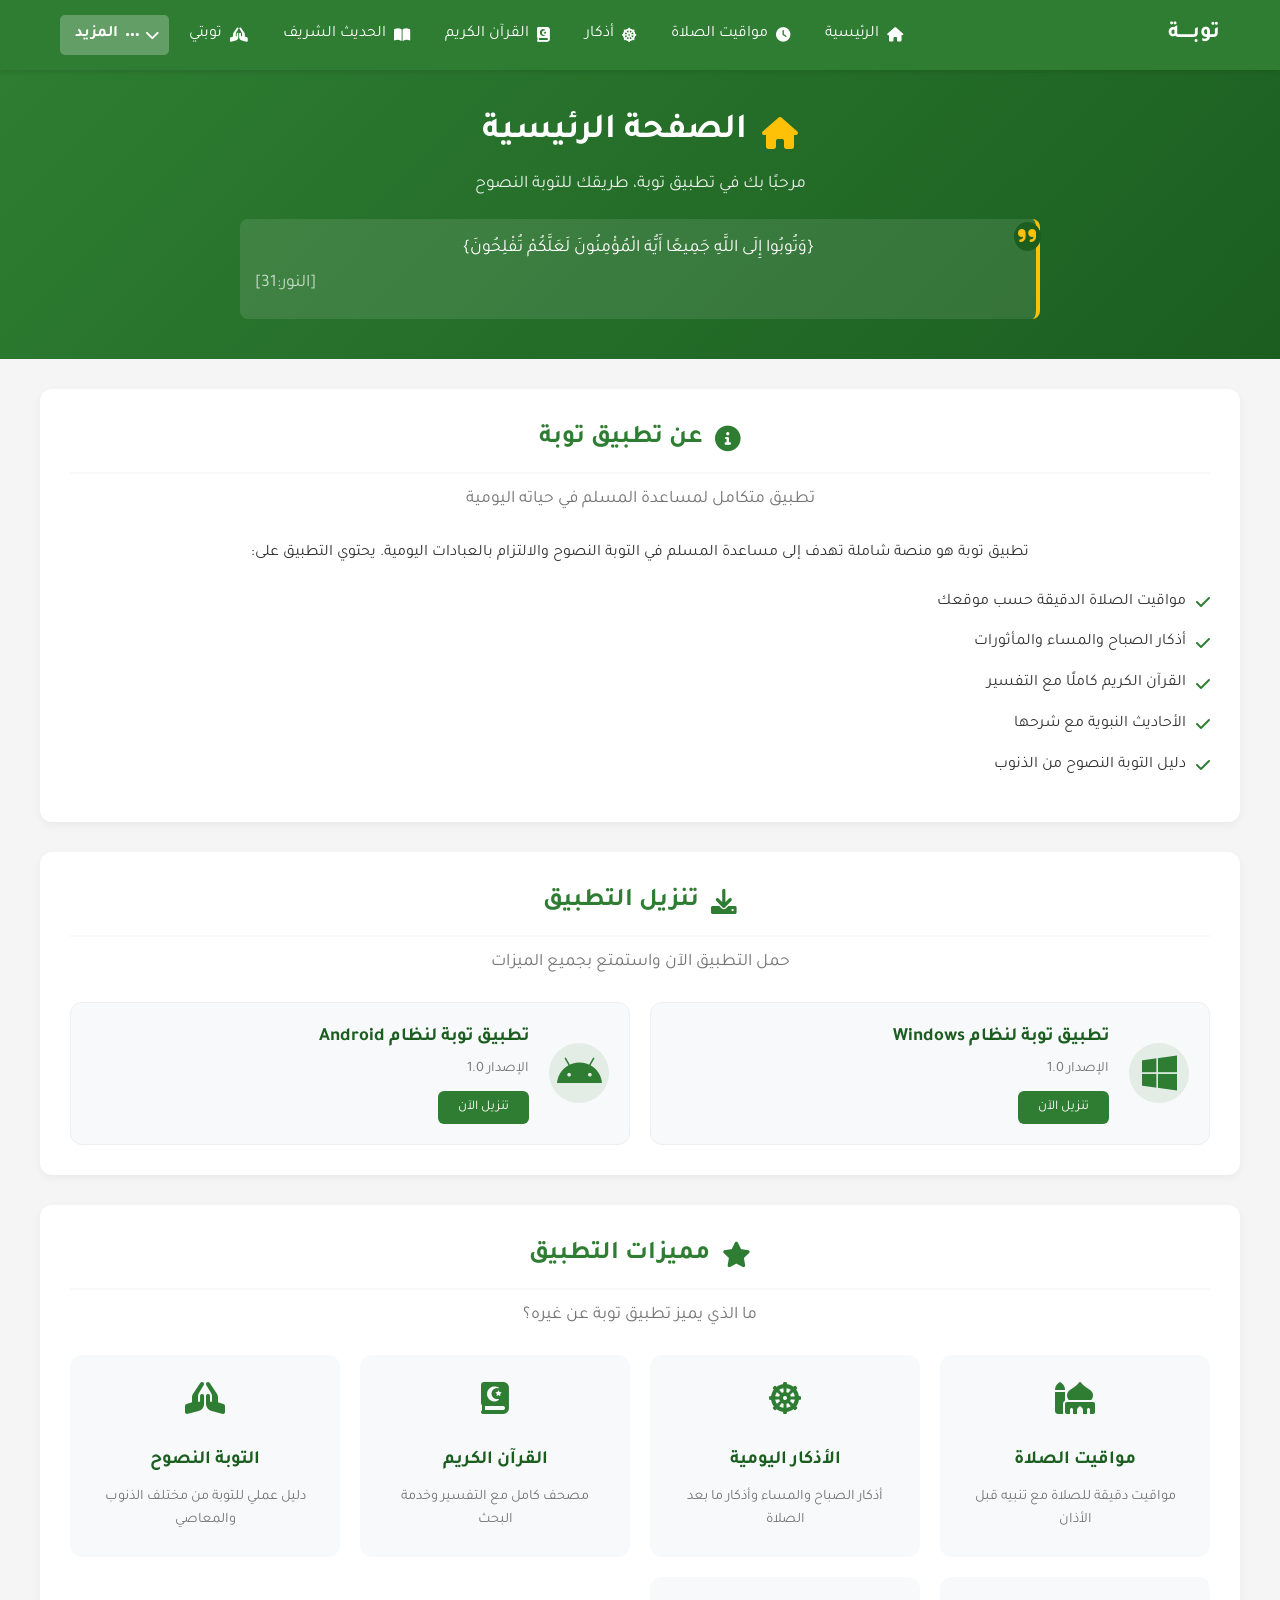
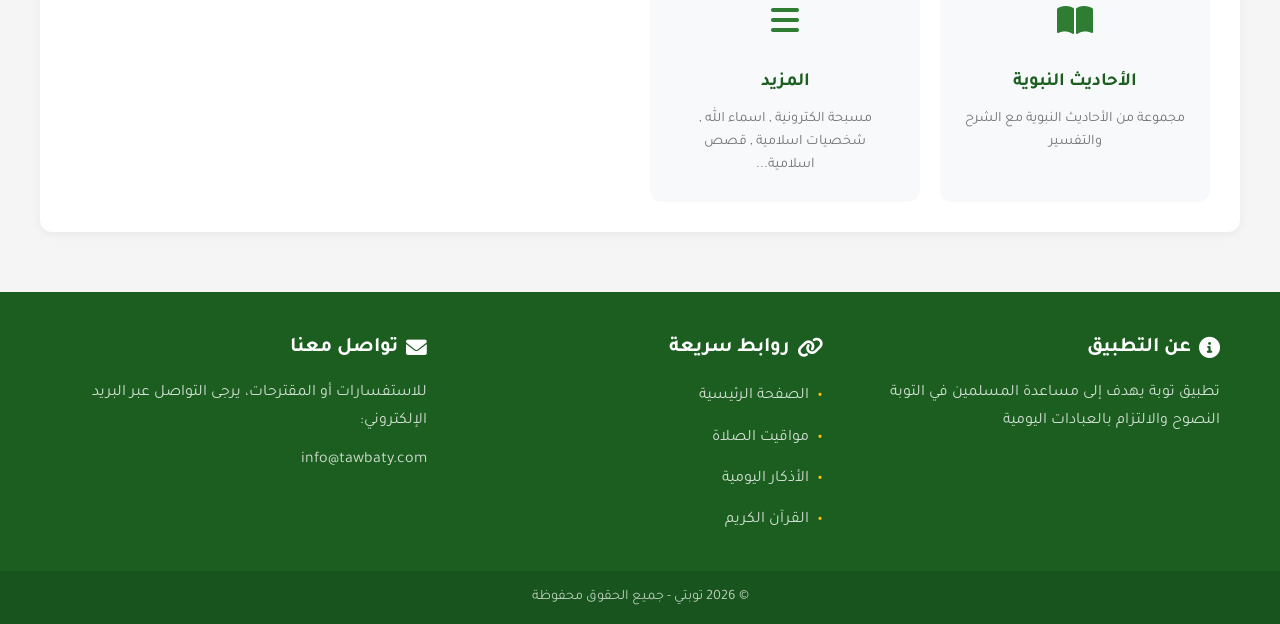
<file: index.html>
<!DOCTYPE html>
<html lang="ar" dir="rtl">
<head>
    <meta charset="UTF-8">
    <meta name="viewport" content="width=device-width, initial-scale=1.0">
    <meta name="description" content="تطبيق توبة - طريقك للتوبة النصوح">
    <meta name="theme-color" content="#2e7d32">
    <title>توبة - الصفحة الرئيسية</title>
    
    <link rel="preconnect" href="https://fonts.googleapis.com">
    <link rel="preconnect" href="https://fonts.gstatic.com" crossorigin>
    <link href="https://fonts.googleapis.com/css2?family=Tajawal:wght@400;500;700&display=swap" rel="stylesheet">
    
    <link rel="stylesheet" href="https://cdnjs.cloudflare.com/ajax/libs/font-awesome/6.0.0-beta3/css/all.min.css" integrity="sha512-Fo3rlrZj/k7ujTnHg4CGR2D7kSs0v4LLanw2qksYuRlEzO+tcaEPQogQ0KaoGN26/zrn20ImR1DfuLWnOo7aBA==" crossorigin="anonymous" referrerpolicy="no-referrer" />
    
    <style>
        body {
            margin: 0;
            font-family: 'Tajawal', sans-serif;
            background-color: #f5f5f5;
            color: #333;
            line-height: 1.6;
        }
        
        .NavBar {
            position: fixed;
            top: 0;
            width: 100%;
            background-color: #2e7d32;
            z-index: 1000;
            box-shadow: 0 2px 5px rgba(0,0,0,0.1);
        }
        
        .main-content {
            margin-top: 80px;
        }
    </style>
    
    <link rel="stylesheet" href="Style/index.css" media="print" onload="this.media='all'">
    
    <script src="Script/index.js" defer></script>
</head>
<body>
    <nav class="NavBar">
        <div class="nav-container">
            <div class="logo">
                <span>توبــــة</span>
            </div>
            <div class="nav-links" id="navLinks">
                <a class="menu__link" href="index.html"><i class="fas fa-home" aria-hidden="true"></i> <span>الرئيسية</span></a>
                <a class="menu__link" href="salah_page.html"><i class="fas fa-clock" aria-hidden="true"></i> <span>مواقيت الصلاة</span></a>
                <a class="menu__link" href="adhkar_page.html"><i class="fas fa-dharmachakra" aria-hidden="true"></i> <span>أذكار</span></a>
                <a class="menu__link" href="quran_page.html"><i class="fas fa-quran" aria-hidden="true"></i> <span>القرآن الكريم</span></a>
                <a class="menu__link" href="hadith_page.html"><i class="fas fa-book-open" aria-hidden="true"></i> <span>الحديث الشريف</span></a>
                <a class="menu__link" href="tawbah_page.html"><i class="fas fa-hands-praying"></i> توبتي</a>

                <div class="dropdown">
                    <a class="menu__link dropdown-btn active" href="#">
                        <i class="fas fa-ellipsis-h" aria-hidden="true"></i> <span>المزيد</span>
                        <i class="fas fa-chevron-down dropdown-icon"></i>
                    </a>
                    <div class="dropdown-content">
                        <a class="menu__link" href="asma_allah.html"><i class="fas fa-book-open"></i> أسماء الله الحسنى</a>
                        <a class="menu__link" href="stories_page.html"><i class="fas fa-book"></i> قصص إسلامية</a>
                        <a class="menu__link" href="islamic_figures.html"><i class="fas fa-users"></i> شخصيات إسلامية</a>
                        <a class="menu__link" href="tasbih.html"><i class="fas fa-praying-hands"></i> مسبحة إلكترونية</a>
                    </div>
                </div>
            </div>
            <button class="hamburger" id="hamburger" aria-label="قائمة" aria-expanded="false">
                <i class="fas fa-bars"></i>
            </button>
        </div>
    </nav>
    
    <div class="main-content">
        <div class="header">
            <div class="header-content">
                <h1><i class="fas fa-home" aria-hidden="true"></i> الصفحة الرئيسية</h1>
                <p class="subtitle">مرحبًا بك في تطبيق توبة، طريقك للتوبة النصوح</p>
                <div class="verse">
                    <p><i class="fas fa-quote-right" aria-hidden="true"></i> {وَتُوبُوا إِلَى اللَّهِ جَمِيعًا أَيُّهَ الْمُؤْمِنُونَ لَعَلَّكُمْ تُفْلِحُونَ}</p>
                    <p class="ref">[النور:31]</p>
                </div>
            </div>
        </div>
        
        <div class="sections-container">
            <div class="section" id="about-section">
                <div class="section-header">
                    <h2 class="section-title"><i class="fas fa-info-circle" aria-hidden="true"></i> عن تطبيق توبة</h2>
                    <p class="section-subtitle">تطبيق متكامل لمساعدة المسلم في حياته اليومية</p>
                </div>
                <div class="about-content">
                    <p>تطبيق توبة هو منصة شاملة تهدف إلى مساعدة المسلم في التوبة النصوح والالتزام بالعبادات اليومية. يحتوي التطبيق على:</p>
                    <ul class="features-list">
                        <li><i class="fas fa-check" aria-hidden="true"></i> مواقيت الصلاة الدقيقة حسب موقعك</li>
                        <li><i class="fas fa-check" aria-hidden="true"></i> أذكار الصباح والمساء والمأثورات</li>
                        <li><i class="fas fa-check" aria-hidden="true"></i> القرآن الكريم كاملًا مع التفسير</li>
                        <li><i class="fas fa-check" aria-hidden="true"></i> الأحاديث النبوية مع شرحها</li>
                        <li><i class="fas fa-check" aria-hidden="true"></i> دليل التوبة النصوح من الذنوب</li>
                    </ul>
                </div>
            </div>
            
            <div class="section" id="download-section">
                <div class="section-header">
                    <h2 class="section-title"><i class="fas fa-download" aria-hidden="true"></i> تنزيل التطبيق</h2>
                    <p class="section-subtitle">حمل التطبيق الآن واستمتع بجميع الميزات</p>
                </div>
                <div class="download-grid">
                    <div class="download-card" data-os="windows">
                        <div class="download-icon">
                            <i class="fab fa-windows" aria-hidden="true"></i>
                        </div>
                        <div class="download-info">
                            <h3>تطبيق توبة لنظام Windows</h3>
                            <p>الإصدار 1.0</p>
                            <button class="download-btn">تنزيل الآن</button>
                        </div>
                    </div>
                    <div class="download-card" data-os="android">
                        <div class="download-icon">
                            <i class="fab fa-android" aria-hidden="true"></i>
                        </div>
                        <div class="download-info">
                            <h3>تطبيق توبة لنظام Android</h3>
                            <p>الإصدار 1.0</p>
                            <button class="download-btn">تنزيل الآن</button>
                        </div>
                    </div>
                </div>
            </div>
            
            <div class="section" id="features-section">
                <div class="section-header">
                    <h2 class="section-title"><i class="fas fa-star" aria-hidden="true"></i> مميزات التطبيق</h2>
                    <p class="section-subtitle">ما الذي يميز تطبيق توبة عن غيره؟</p>
                </div>
                <div class="features-grid">
                    <div class="feature-card">
                        <div class="feature-icon">
                            <i class="fas fa-mosque" aria-hidden="true"></i>
                        </div>
                        <h3>مواقيت الصلاة</h3>
                        <p>مواقيت دقيقة للصلاة مع تنبيه قبل الأذان</p>
                    </div>
                    <div class="feature-card">
                        <div class="feature-icon">
                            <i class="fas fa-dharmachakra" aria-hidden="true"></i>
                        </div>
                        <h3>الأذكار اليومية</h3>
                        <p>أذكار الصباح والمساء وأذكار ما بعد الصلاة</p>
                    </div>
                    <div class="feature-card">
                        <div class="feature-icon">
                            <i class="fas fa-quran" aria-hidden="true"></i>
                        </div>
                        <h3>القرآن الكريم</h3>
                        <p>مصحف كامل مع التفسير وخدمة البحث</p>
                    </div>
                    <div class="feature-card">
                        <div class="feature-icon">
                            <i class="fas fa-hands-praying" aria-hidden="true"></i>
                        </div>
                        <h3>التوبة النصوح</h3>
                        <p>دليل عملي للتوبة من مختلف الذنوب والمعاصي</p>
                    </div>
                    <div class="feature-card">
                        <div class="feature-icon">
                            <i class="fas fa-book-open" aria-hidden="true"></i>
                        </div>
                        <h3>الأحاديث النبوية</h3>
                        <p>مجموعة من الأحاديث النبوية مع الشرح والتفسير</p>
                    </div>
                    <div class="feature-card">
                        <div class="feature-icon">
                            <i class="fas fa-bars" aria-hidden="true"></i>
                        </div>
                        <h3>المزيد</h3>
                        <p>مسبحة الكترونية , اسماء الله , شخصيات اسلامية , قصص اسلامية...</p>
                    </div>
                </div>
            </div>
        </div>
    </div>

    <div id="notification" class="notification"></div>

    <footer class="footer">
        <div class="footer-content">
            <div class="footer-section">
                <h3><i class="fas fa-info-circle" aria-hidden="true"></i> عن التطبيق</h3>
                <p>تطبيق توبة يهدف إلى مساعدة المسلمين في التوبة النصوح والالتزام بالعبادات اليومية</p>
            </div>
            <div class="footer-section">
                <h3><i class="fas fa-link" aria-hidden="true"></i> روابط سريعة</h3>
                <ul>
                    <li><a href="index.html">الصفحة الرئيسية</a></li>
                    <li><a href="salah_page.html">مواقيت الصلاة</a></li>
                    <li><a href="adhkar_page.html">الأذكار اليومية</a></li>
                    <li><a href="quran_page.html">القرآن الكريم</a></li>
                </ul>
            </div>
            <div class="footer-section">
                <h3><i class="fas fa-envelope" aria-hidden="true"></i> تواصل معنا</h3>
                <p>للاستفسارات أو المقترحات، يرجى التواصل عبر البريد الإلكتروني:</p>
                <p>info@tawbaty.com</p>
            </div>
        </div>
        <div class="footer-bottom">
            <p>&copy; <span id="current-year">2025</span> توبتي - جميع الحقوق محفوظة</p>
        </div>
    </footer>
    
    <button class="scroll-top" id="scrollTop" aria-label="العودة إلى الأعلى">
        <i class="fas fa-arrow-up"></i>
    </button>
    
    <script>
        document.getElementById('current-year').textContent = new Date().getFullYear();

        document.addEventListener('DOMContentLoaded', function() {
    
        const dropdownBtns = document.querySelectorAll('.dropdown-btn');
        
        dropdownBtns.forEach(btn => {
            btn.addEventListener('click', function(e) {
                e.preventDefault();
                e.stopPropagation();
                const dropdown = this.closest('.dropdown');
                dropdown.classList.toggle('active');
            });
        });

        document.addEventListener('click', function() {
            document.querySelectorAll('.dropdown').forEach(dropdown => {
                dropdown.classList.remove('active');
            });
        });
});
</script>
</body>
</html>
</file>
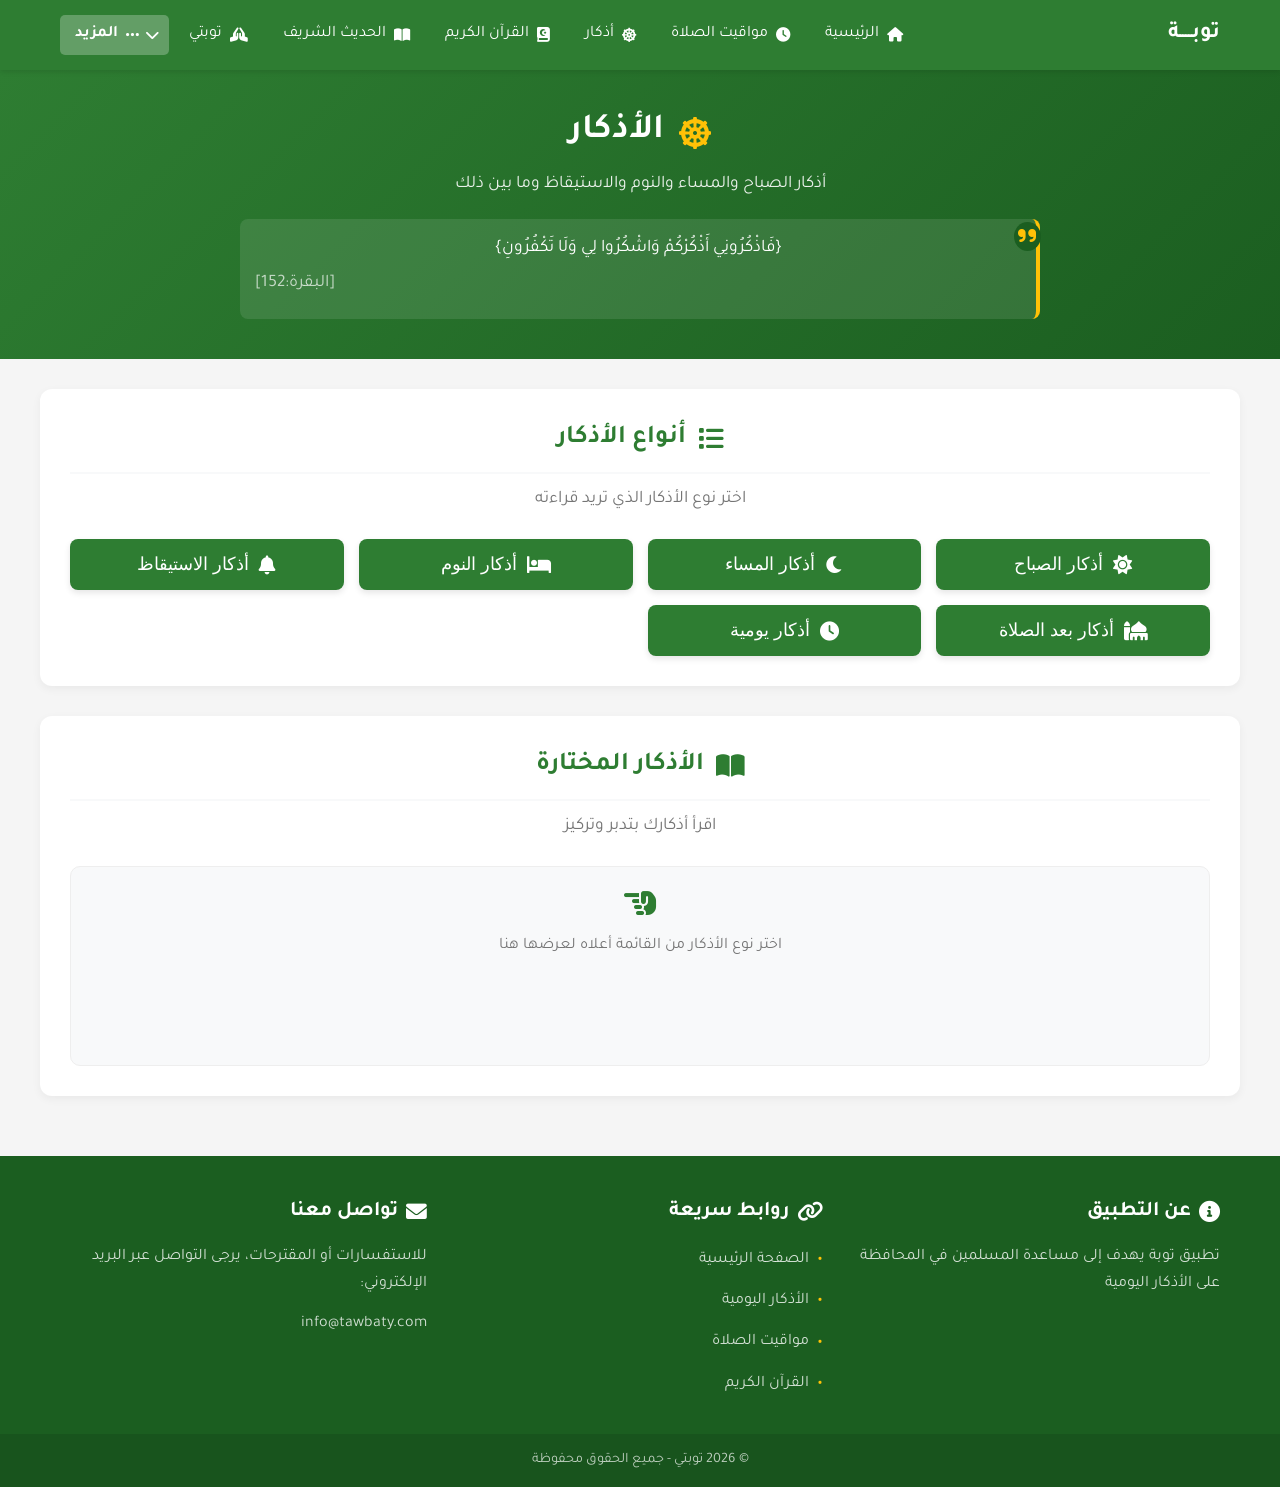
<file: adhkar_page.html>
<!DOCTYPE html>
<html lang="ar" dir="rtl">
<head>
    <meta charset="UTF-8">
    <meta name="viewport" content="width=device-width, initial-scale=1.0">
    <meta name="description" content="أذكار المسلم - تطبيق توبة">
    <meta name="theme-color" content="#2e7d32">
    <title>الأذكار - توبتي</title>
    
    <link rel="preconnect" href="https://fonts.googleapis.com">
    <link rel="preconnect" href="https://fonts.gstatic.com" crossorigin>
    <link href="https://fonts.googleapis.com/css2?family=Tajawal:wght@400;500;700&display=swap" rel="stylesheet">
    
    <link rel="stylesheet" href="https://cdnjs.cloudflare.com/ajax/libs/font-awesome/6.0.0-beta3/css/all.min.css" integrity="sha512-Fo3rlrZj/k7ujTnHg4CGR2D7kSs0v4LLanw2qksYuRlEzO+tcaEPQogQ0KaoGN26/zrn20ImR1DfuLWnOo7aBA==" crossorigin="anonymous" referrerpolicy="no-referrer" />
    
    <style>
        body {
            margin: 0;
            font-family: 'Tajawal', sans-serif;
            background-color: #f5f5f5;
            color: #333;
            line-height: 1.6;
        }
        
        .NavBar {
            position: fixed;
            top: 0;
            width: 100%;
            background-color: #2e7d32;
            z-index: 1000;
            box-shadow: 0 2px 5px rgba(0,0,0,0.1);
        }
        
        .main-content {
            margin-top: 80px;
        }
    </style>
    
    <link rel="stylesheet" href="Style/adhkar.css" media="print" onload="this.media='all'">
    
    <script src="Script/adhkar.js" defer></script>
</head>
<body>
    <nav class="NavBar">
        <div class="nav-container">
            <div class="logo">
                <span>توبــــة</span>
            </div>
            <div class="nav-links" id="navLinks">
                <a class="menu__link" href="index.html"><i class="fas fa-home" aria-hidden="true"></i> <span>الرئيسية</span></a>
                <a class="menu__link" href="salah_page.html"><i class="fas fa-clock" aria-hidden="true"></i> <span>مواقيت الصلاة</span></a>
                <a class="menu__link" href="adhkar_page.html"><i class="fas fa-dharmachakra" aria-hidden="true"></i> <span>أذكار</span></a>
                <a class="menu__link" href="quran_page.html"><i class="fas fa-quran" aria-hidden="true"></i> <span>القرآن الكريم</span></a>
                <a class="menu__link" href="hadith_page.html"><i class="fas fa-book-open" aria-hidden="true"></i> <span>الحديث الشريف</span></a>
                <a class="menu__link" href="tawbah_page.html"><i class="fas fa-hands-praying"></i> توبتي</a>

                <div class="dropdown">
                    <a class="menu__link dropdown-btn active" href="#">
                        <i class="fas fa-ellipsis-h" aria-hidden="true"></i> <span>المزيد</span>
                        <i class="fas fa-chevron-down dropdown-icon"></i>
                    </a>
                    <div class="dropdown-content">
                        <a class="menu__link" href="asma_allah.html"><i class="fas fa-book-open"></i> أسماء الله الحسنى</a>
                        <a class="menu__link" href="stories_page.html"><i class="fas fa-book"></i> قصص إسلامية</a>
                        <a class="menu__link" href="islamic_figures.html"><i class="fas fa-users"></i> شخصيات إسلامية</a>
                        <a class="menu__link" href="tasbih.html"><i class="fas fa-praying-hands"></i> مسبحة إلكترونية</a>
                    </div>
                </div>
            </div>
            <button class="hamburger" id="hamburger" aria-label="قائمة" aria-expanded="false">
                <i class="fas fa-bars"></i>
            </button>
        </div>
    </nav>

    <div class="main-content">
        <div class="header">
            <div class="header-content">
                <h1><i class="fas fa-dharmachakra" aria-hidden="true"></i> الأذكار</h1>
                <p class="subtitle">أذكار الصباح والمساء والنوم والاستيقاظ وما بين ذلك</p>
                <div class="verse">
                    <p><i class="fas fa-quote-right" aria-hidden="true"></i> {فَاذْكُرُونِي أَذْكُرْكُمْ وَاشْكُرُوا لِي وَلَا تَكْفُرُونِ}</p>
                    <p class="ref">[البقرة:152]</p>
                </div>
            </div>
        </div>
        
        <div class="sections-container">
            <div class="section" id="adhkar-types">
                <div class="section-header">
                    <h2 class="section-title"><i class="fas fa-list" aria-hidden="true"></i> أنواع الأذكار</h2>
                    <p class="section-subtitle">اختر نوع الأذكار الذي تريد قراءته</p>
                </div>
                <div class="adhkar-buttons">
                    <button class="adhkar-btn" id="morningBtn">
                        <i class="fas fa-sun" aria-hidden="true"></i> أذكار الصباح
                    </button>
                    <button class="adhkar-btn" id="eveningBtn">
                        <i class="fas fa-moon" aria-hidden="true"></i> أذكار المساء
                    </button>
                    <button class="adhkar-btn" id="sleepBtn">
                        <i class="fas fa-bed" aria-hidden="true"></i> أذكار النوم
                    </button>
                    <button class="adhkar-btn" id="wakeupBtn">
                        <i class="fas fa-bell" aria-hidden="true"></i> أذكار الاستيقاظ
                    </button>
                    <button class="adhkar-btn" id="prayerBtn">
                        <i class="fas fa-mosque" aria-hidden="true"></i> أذكار بعد الصلاة
                    </button>
                    <button class="adhkar-btn" id="dailyBtn">
                        <i class="fas fa-clock" aria-hidden="true"></i> أذكار يومية
                    </button>
                </div>
            </div>
            
            <div class="section" id="adhkar-content-section">
                <div class="section-header">
                    <h2 class="section-title"><i class="fas fa-book-open" aria-hidden="true"></i> الأذكار المختارة</h2>
                    <p class="section-subtitle">اقرأ أذكارك بتدبر وتركيز</p>
                </div>
                <div class="adhkar-content" id="adhkarContent">
                    <div class="welcome-message">
                        <i class="fas fa-hand-point-left" aria-hidden="true"></i>
                        <p>اختر نوع الأذكار من القائمة أعلاه لعرضها هنا</p>
                    </div>
                </div>
            </div>
        </div>
    </div>

    <footer class="footer">
        <div class="footer-content">
            <div class="footer-section">
                <h3><i class="fas fa-info-circle" aria-hidden="true"></i> عن التطبيق</h3>
                <p>تطبيق توبة يهدف إلى مساعدة المسلمين في المحافظة على الأذكار اليومية</p>
            </div>
            <div class="footer-section">
                <h3><i class="fas fa-link" aria-hidden="true"></i> روابط سريعة</h3>
                <ul>
                    <li><a href="index.html">الصفحة الرئيسية</a></li>
                    <li><a href="adhkar_page.html">الأذكار اليومية</a></li>
                    <li><a href="salah_page.html">مواقيت الصلاة</a></li>
                    <li><a href="quran_page.html">القرآن الكريم</a></li>
                </ul>
            </div>
            <div class="footer-section">
                <h3><i class="fas fa-envelope" aria-hidden="true"></i> تواصل معنا</h3>
                <p>للاستفسارات أو المقترحات، يرجى التواصل عبر البريد الإلكتروني:</p>
                <p>info@tawbaty.com</p>
            </div>
        </div>
        <div class="footer-bottom">
            <p>&copy; <span id="current-year">2025</span> توبتي - جميع الحقوق محفوظة</p>
        </div>
    </footer>
    
    <button class="scroll-top" id="scrollTop" aria-label="العودة إلى الأعلى">
        <i class="fas fa-arrow-up"></i>
    </button>
    
    <script>
        document.getElementById('current-year').textContent = new Date().getFullYear();

        const dropdownBtns = document.querySelectorAll('.dropdown-btn');
        
        dropdownBtns.forEach(btn => {
            btn.addEventListener('click', function(e) {
                e.preventDefault();
                e.stopPropagation();
                const dropdown = this.closest('.dropdown');
                dropdown.classList.toggle('active');
            });
        });

        document.addEventListener('click', function() {
            document.querySelectorAll('.dropdown').forEach(dropdown => {
                dropdown.classList.remove('active');
            });
        });
    </script>
</body>
</html>
</file>
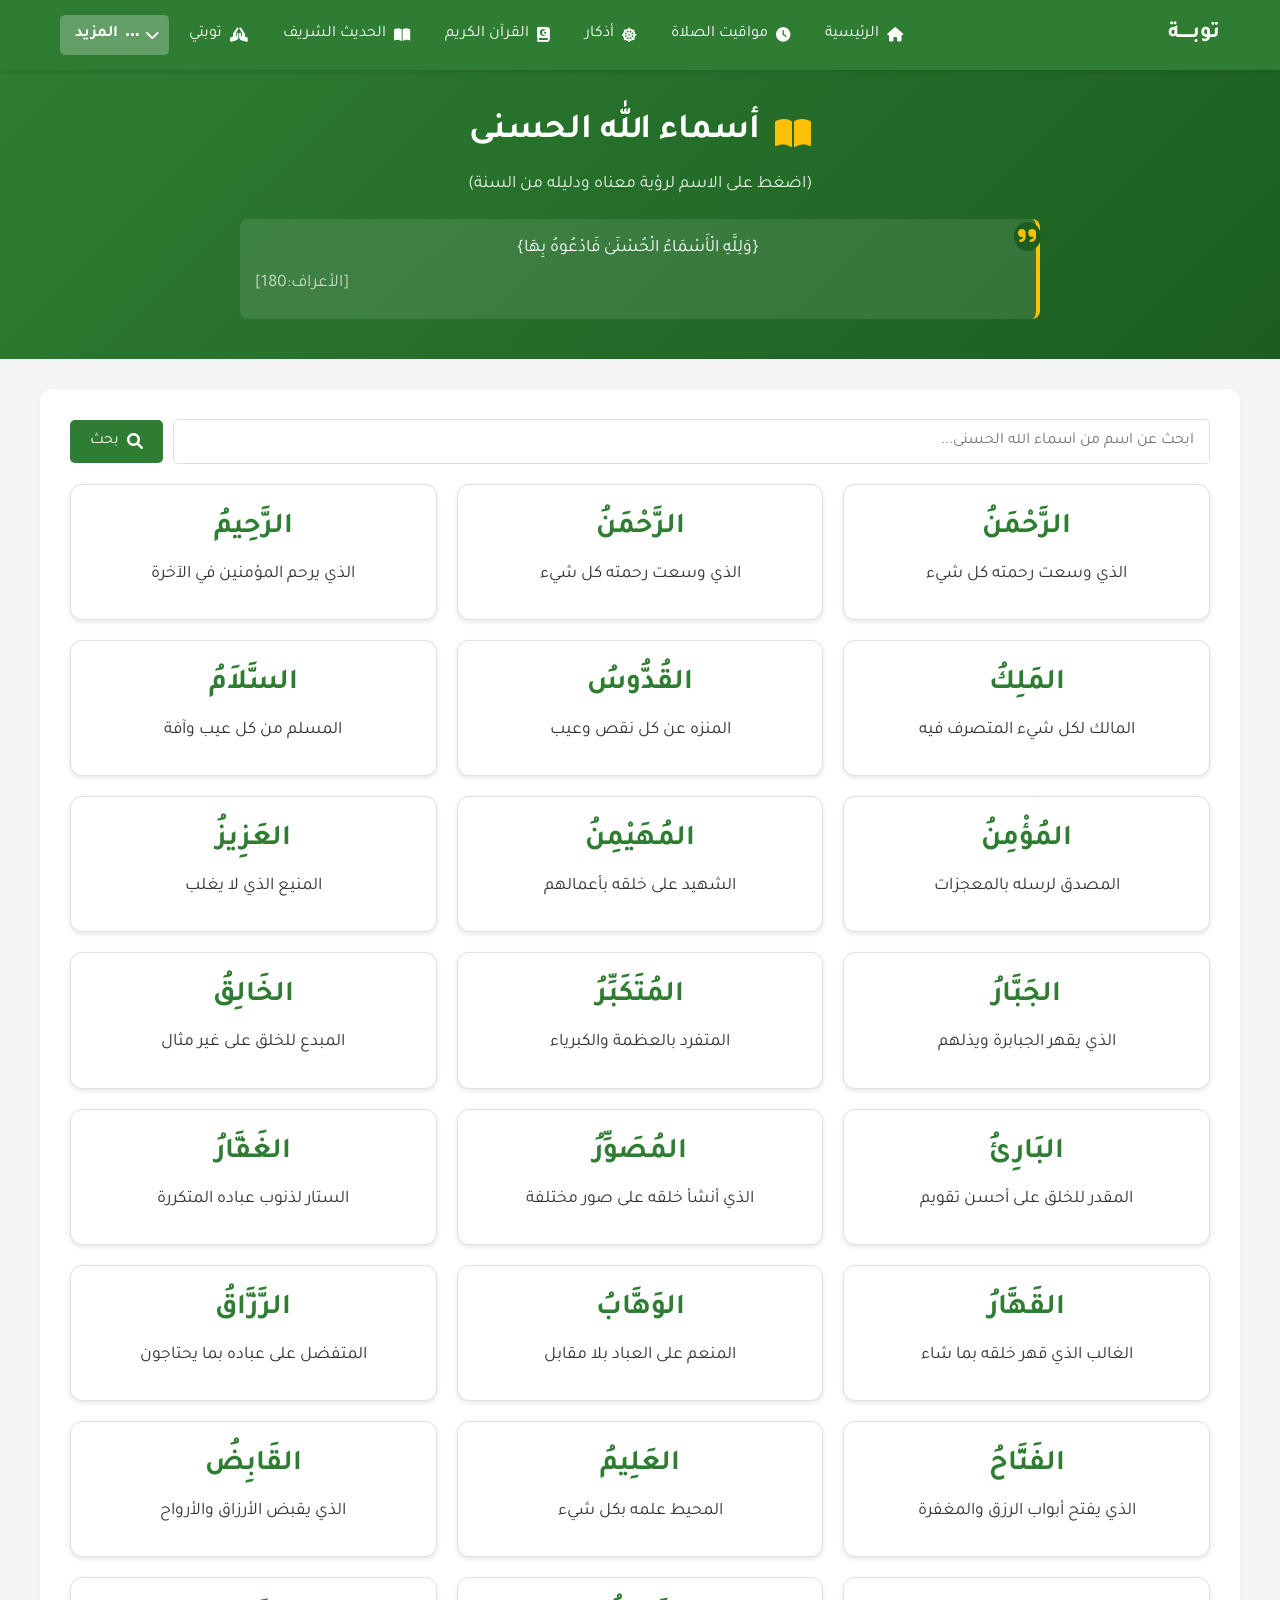
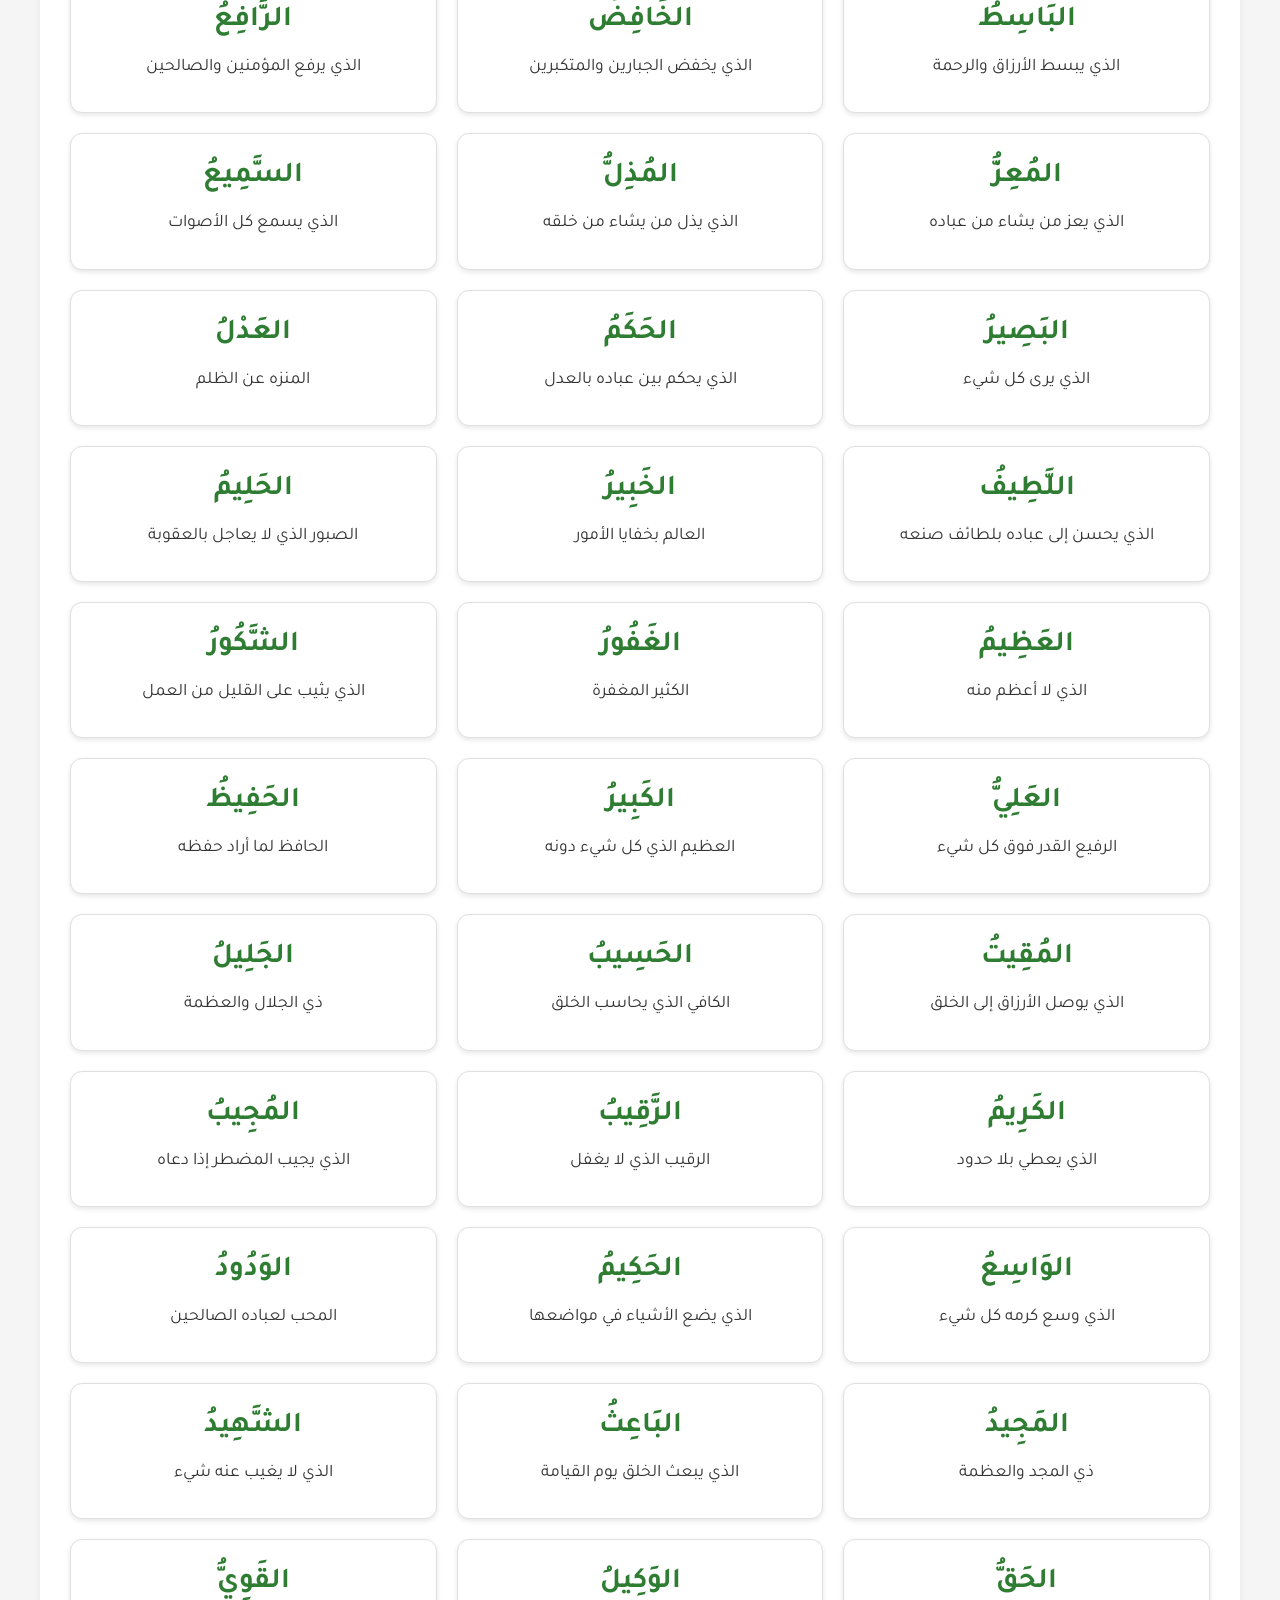
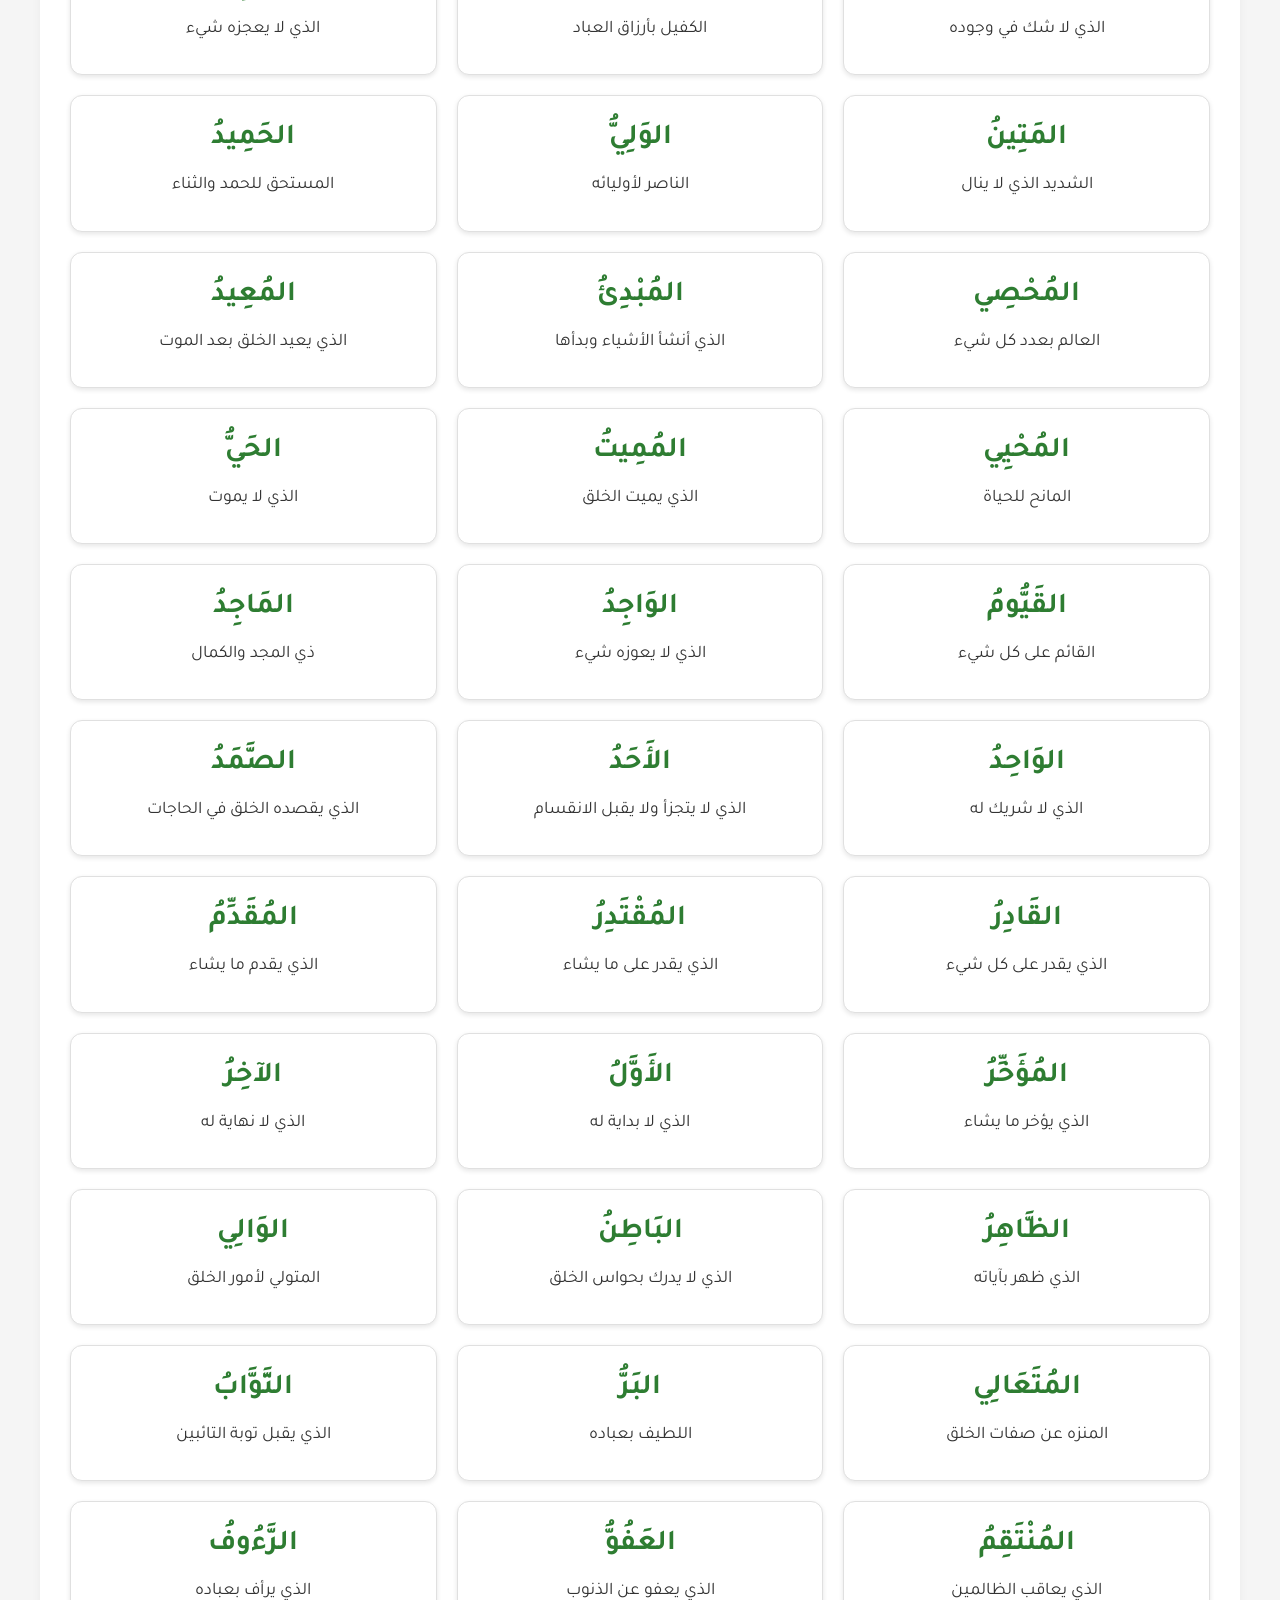
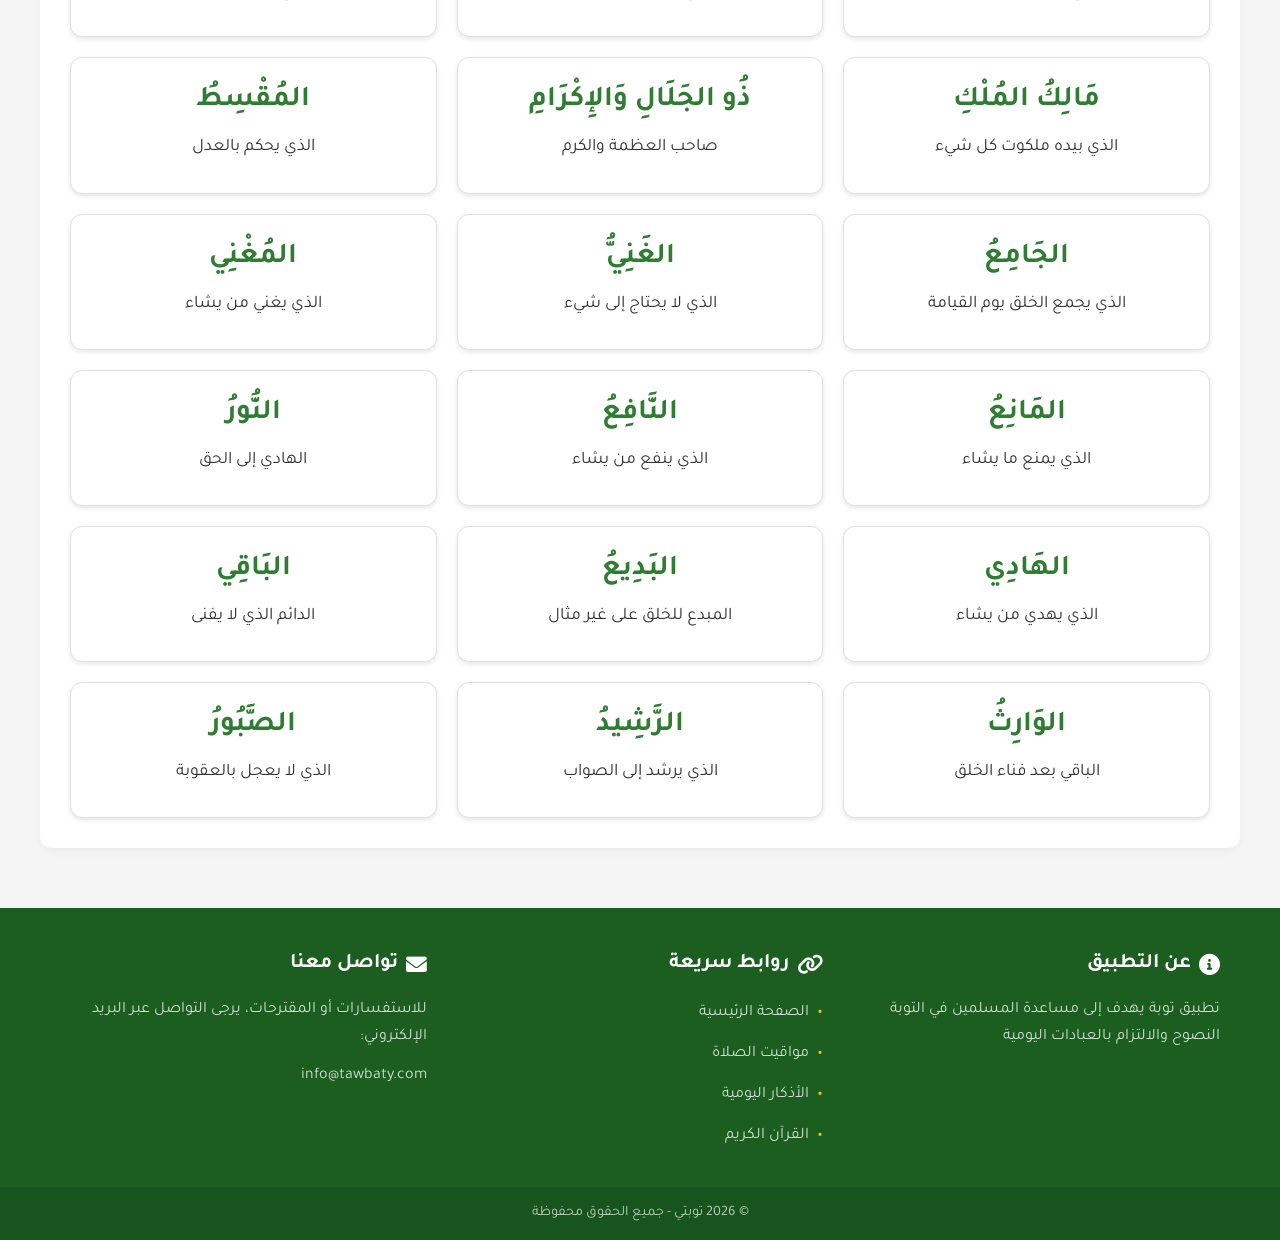
<file: asma_allah.html>
<!DOCTYPE html>
<html lang="ar" dir="rtl">
<head>
    <meta charset="UTF-8">
    <meta name="viewport" content="width=device-width, initial-scale=1.0">
    <meta name="description" content="تطبيق توبة - أسماء الله الحسنى">
    <meta name="theme-color" content="#2e7d32">
    <title>توبة - أسماء الله الحسنى</title>
    
    <link rel="preconnect" href="https://fonts.googleapis.com">
    <link rel="preconnect" href="https://fonts.gstatic.com" crossorigin>
    <link href="https://fonts.googleapis.com/css2?family=Tajawal:wght@400;500;700&display=swap" rel="stylesheet">
    
    <link rel="stylesheet" href="https://cdnjs.cloudflare.com/ajax/libs/font-awesome/6.0.0-beta3/css/all.min.css" integrity="sha512-Fo3rlrZj/k7ujTnHg4CGR2D7kSs0v4LLanw2qksYuRlEzO+tcaEPQogQ0KaoGN26/zrn20ImR1DfuLWnOo7aBA==" crossorigin="anonymous" referrerpolicy="no-referrer" />
    
    <style>
        body {
            margin: 0;
            font-family: 'Tajawal', sans-serif;
            background-color: #f5f5f5;
            color: #333;
            line-height: 1.6;
        }
        
        .NavBar {
            position: fixed;
            top: 0;
            width: 100%;
            background-color: #2e7d32;
            z-index: 1000;
            box-shadow: 0 2px 5px rgba(0,0,0,0.1);
        }
        
        .main-content {
            margin-top: 80px;
        }
    </style>
    
    <link rel="stylesheet" href="Style/asma.css" media="print" onload="this.media='all'">
    
    <script src="Script/asma.js" defer></script>
</head>
<body>
    <nav class="NavBar">
        <div class="nav-container">
            <div class="logo">
                <span>توبــــة</span>
            </div>
            <div class="nav-links" id="navLinks">
                <a class="menu__link" href="index.html"><i class="fas fa-home" aria-hidden="true"></i> <span>الرئيسية</span></a>
                <a class="menu__link" href="salah_page.html"><i class="fas fa-clock" aria-hidden="true"></i> <span>مواقيت الصلاة</span></a>
                <a class="menu__link" href="adhkar_page.html"><i class="fas fa-dharmachakra" aria-hidden="true"></i> <span>أذكار</span></a>
                <a class="menu__link" href="quran_page.html"><i class="fas fa-quran" aria-hidden="true"></i> <span>القرآن الكريم</span></a>
                <a class="menu__link" href="hadith_page.html"><i class="fas fa-book-open" aria-hidden="true"></i> <span>الحديث الشريف</span></a>
                <a class="menu__link" href="tawbah_page.html"><i class="fas fa-hands-praying"></i> توبتي</a>

                <div class="dropdown">
                    <a class="menu__link dropdown-btn active" href="#">
                        <i class="fas fa-ellipsis-h" aria-hidden="true"></i> <span>المزيد</span>
                        <i class="fas fa-chevron-down dropdown-icon"></i>
                    </a>
                    <div class="dropdown-content">
                        <a class="menu__link" href="asma_allah.html"><i class="fas fa-book-open"></i> أسماء الله الحسنى</a>
                        <a class="menu__link" href="stories_page.html"><i class="fas fa-book"></i> قصص إسلامية</a>
                        <a class="menu__link" href="islamic_figures.html"><i class="fas fa-users"></i> شخصيات إسلامية</a>
                        <a class="menu__link" href="tasbih.html"><i class="fas fa-praying-hands"></i> مسبحة إلكترونية</a>
                    </div>
                </div>
            </div>
            <button class="hamburger" id="hamburger" aria-label="قائمة" aria-expanded="false">
                <i class="fas fa-bars"></i>
            </button>
        </div>
    </nav>

    <div class="main-content">
        <div class="header">
            <div class="header-content">
                <h1><i class="fas fa-book-open" aria-hidden="true"></i> أسماء الله الحسنى</h1>
                <p class="subtitle">(اضغط على الاسم لرؤية معناه ودليله من السنة)</p>
                <div class="verse">
                    <p><i class="fas fa-quote-right" aria-hidden="true"></i> {وَلِلَّهِ الْأَسْمَاءُ الْحُسْنَىٰ فَادْعُوهُ بِهَا}</p>
                    <p class="ref">[الأعراف:180]</p>
                </div>
            </div>
        </div>
        
        <div class="asma-container">
            <div class="search-container">
                <input type="text" id="searchInput" placeholder="ابحث عن اسم من أسماء الله الحسنى...">
                <button id="searchBtn"><i class="fas fa-search"></i> بحث</button>
            </div>

            <div id="searchResults" class="search-results"></div>

            <div class="names-grid" id="names-grid">
            </div>
        </div>
    </div>

    <div id="notification" class="notification"></div>

    <footer class="footer">
        <div class="footer-content">
            <div class="footer-section">
                <h3><i class="fas fa-info-circle" aria-hidden="true"></i> عن التطبيق</h3>
                <p>تطبيق توبة يهدف إلى مساعدة المسلمين في التوبة النصوح والالتزام بالعبادات اليومية</p>
            </div>
            <div class="footer-section">
                <h3><i class="fas fa-link" aria-hidden="true"></i> روابط سريعة</h3>
                <ul>
                    <li><a href="index.html">الصفحة الرئيسية</a></li>
                    <li><a href="salah_page.html">مواقيت الصلاة</a></li>
                    <li><a href="adhkar_page.html">الأذكار اليومية</a></li>
                    <li><a href="quran_page.html">القرآن الكريم</a></li>
                </ul>
            </div>
            <div class="footer-section">
                <h3><i class="fas fa-envelope" aria-hidden="true"></i> تواصل معنا</h3>
                <p>للاستفسارات أو المقترحات، يرجى التواصل عبر البريد الإلكتروني:</p>
                <p>info@tawbaty.com</p>
            </div>
        </div>
        <div class="footer-bottom">
            <p>&copy; <span id="current-year">2025</span> توبتي - جميع الحقوق محفوظة</p>
        </div>
    </footer>
    
    <button class="scroll-top" id="scrollTop" aria-label="العودة إلى الأعلى">
        <i class="fas fa-arrow-up"></i>
    </button>
    
    <script>
        document.addEventListener('DOMContentLoaded', function() {
            document.getElementById('current-year').textContent = new Date().getFullYear();
            
            const namesGrid = document.getElementById('names-grid');
            const searchInput = document.getElementById('searchInput');
            const searchBtn = document.getElementById('searchBtn');
            const searchResults = document.getElementById('searchResults');
            const scrollTopBtn = document.getElementById('scrollTop');
            const notification = document.getElementById('notification');            
            const names = [
                {
                    arabic: "الرَّحْمَنُ",
                    meaning: "الذي وسعت رحمته كل شيء",
                    explanation: "هو ذو الرحمة الواسعة التي تشمل جميع الخلق في الدنيا، المؤمن والكافر، البر والفاجر.",
                    reference: "قال ابن القيم: \"الرحمن دال على الصفة القائمة به سبحانه\" (بدائع الفوائد)"
                },
            ];

            function displayNames(namesToShow = names) {
                namesGrid.innerHTML = '';
                
                namesToShow.forEach(name => {
                    const nameCard = document.createElement('div');
                    nameCard.className = 'name-card';
                    
                    nameCard.innerHTML = `
                        <div class="name-arabic">${name.arabic}</div>
                        <div class="name-meaning">${name.meaning}</div>
                        <div class="name-explanation">
                            ${name.explanation}
                            <div class="hadith-ref">${name.reference}</div>
                        </div>
                    `;
                    
                    nameCard.addEventListener('click', function() {
                        this.classList.toggle('active');
                    });
                    
                    namesGrid.appendChild(nameCard);
                });
            }

            function searchNames() {
                const searchTerm = searchInput.value.trim().toLowerCase();
                
                if (searchTerm === '') {
                    searchResults.style.display = 'none';
                    displayNames();
                    return;
                }
                
                const results = names.filter(name => {
                    return name.arabic.includes(searchTerm) || 
                           name.meaning.includes(searchTerm) ||
                           name.explanation.includes(searchTerm);
                });
                
                displaySearchResults(results);
            }
            
            function displaySearchResults(results) {
                if (results.length === 0) {
                    searchResults.innerHTML = '<p class="no-results">لا توجد نتائج مطابقة للبحث</p>';
                    searchResults.style.display = 'block';
                    namesGrid.style.display = 'none';
                } else {
                    displayNames(results);
                    searchResults.style.display = 'none';
                    namesGrid.style.display = 'grid';
                    
                    const nameCards = document.querySelectorAll('.name-card');
                    nameCards.forEach(card => {
                        const textElements = [
                            card.querySelector('.name-arabic'),
                            card.querySelector('.name-meaning'),
                            card.querySelector('.name-explanation')
                        ];
                        
                        textElements.forEach(el => {
                            const text = el.textContent;
                            const highlightedText = text.replace(
                                new RegExp(searchInput.value, 'gi'),
                                match => `<span class="highlight">${match}</span>`
                            );
                            el.innerHTML = highlightedText;
                        });
                    });
                }
            }

            searchBtn.addEventListener('click', searchNames);
            searchInput.addEventListener('keyup', function(e) {
                if (e.key === 'Enter') {
                    searchNames();
                }
            });

            hamburger.addEventListener('click', toggleMenu);
            
            function toggleMenu() {
                navLinks.classList.toggle('active');
                const isExpanded = navLinks.classList.contains('active');
                hamburger.setAttribute('aria-expanded', isExpanded);
            }

            dropdownBtns.forEach(btn => {
                btn.addEventListener('click', function(e) {
                    e.stopPropagation();
                    const dropdown = this.parentElement;
                    dropdown.classList.toggle('active');
                });
            });

            scrollTopBtn.addEventListener('click', scrollToTop);
            window.addEventListener('scroll', toggleScrollTopButton);
            
            function scrollToTop() {
                window.scrollTo({
                    top: 0,
                    behavior: 'smooth'
                });
            }

            function toggleScrollTopButton() {
                if (window.pageYOffset > 300) {
                    scrollTopBtn.classList.add('active');
                } else {
                    scrollTopBtn.classList.remove('active');
                }
            }

            function showToast(message, type = 'success') {
                notification.textContent = message;
                notification.className = 'notification ' + type;
                
                setTimeout(() => {
                    notification.classList.add('fade-out');
                    setTimeout(() => {
                        notification.className = 'notification';
                    }, 500);
                }, 3000);
            }

            displayNames();
        });

        const dropdownBtns = document.querySelectorAll('.dropdown-btn');
        
        dropdownBtns.forEach(btn => {
            btn.addEventListener('click', function(e) {
                e.preventDefault();
                e.stopPropagation();
                const dropdown = this.closest('.dropdown');
                dropdown.classList.toggle('active');
            });
        });

        document.addEventListener('click', function() {
            document.querySelectorAll('.dropdown').forEach(dropdown => {
                dropdown.classList.remove('active');
            });
        });
    </script>
</body>
</html>
</file>
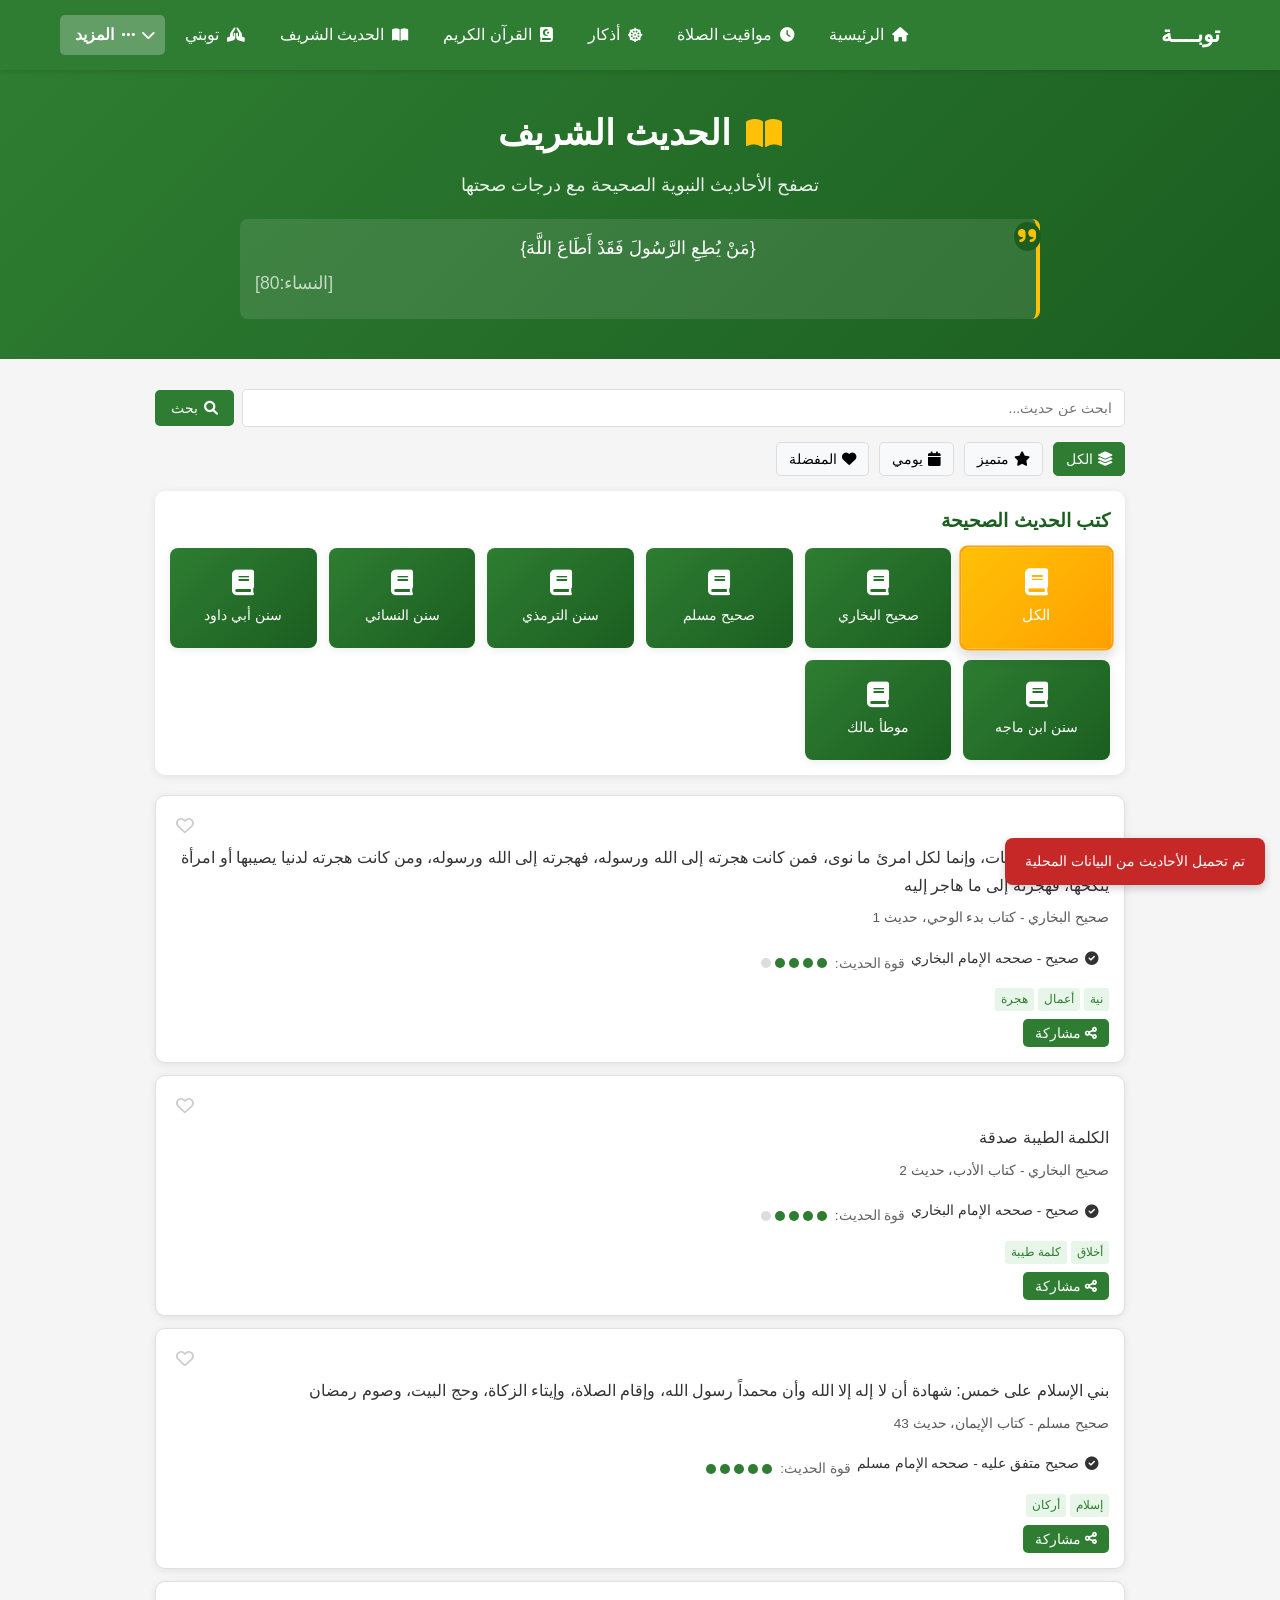
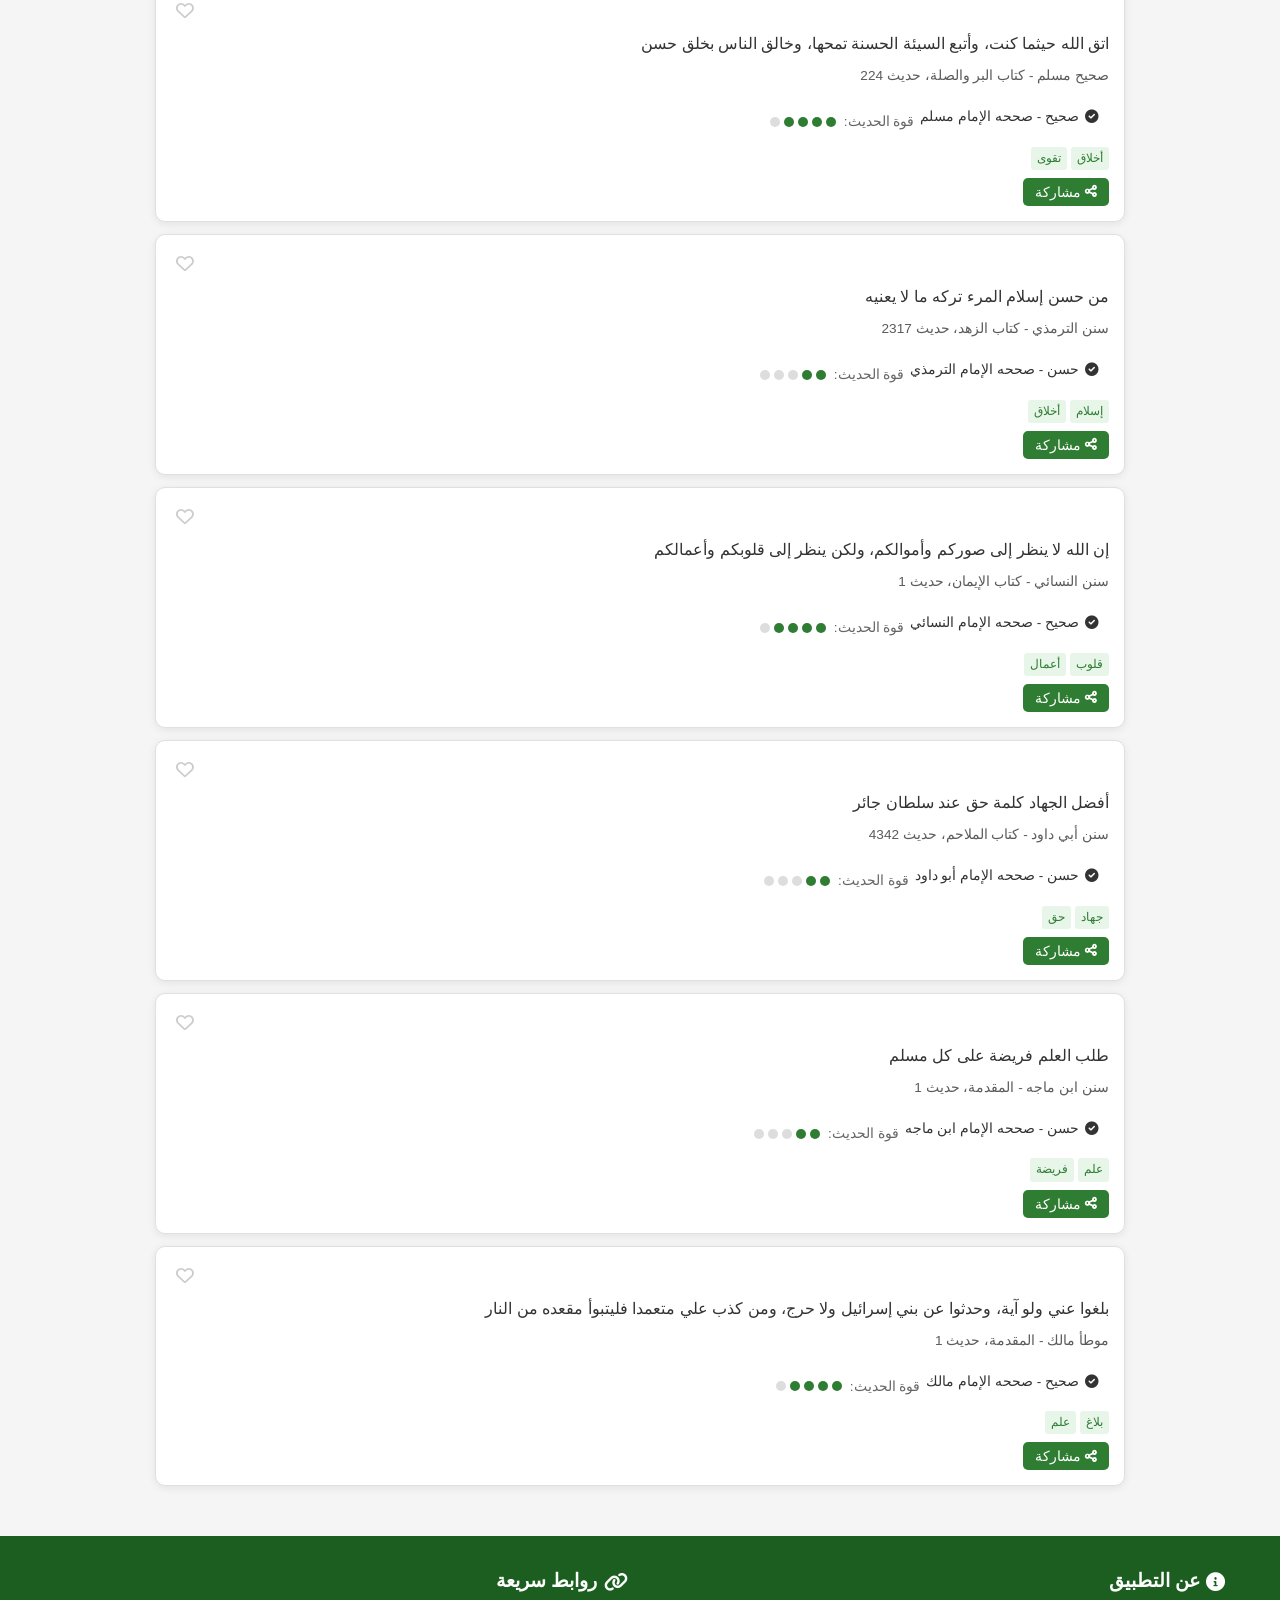
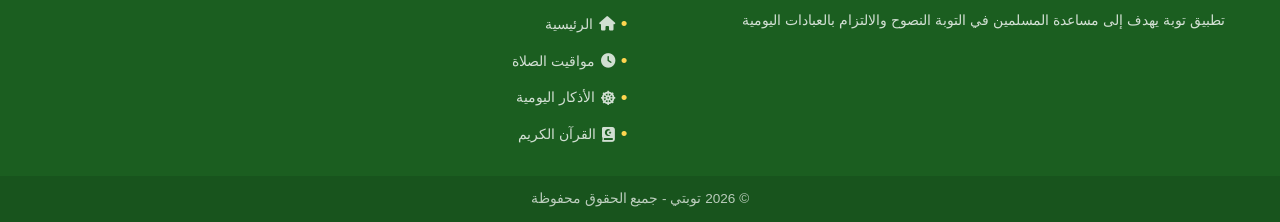
<file: hadith_page.html>
<!DOCTYPE html>
<html lang="ar" dir="rtl">
<head>
    <meta charset="UTF-8">
    <meta name="viewport" content="width=device-width, initial-scale=1.0">
    <meta name="description" content="تطبيق توبة - الحديث الشريف">
    <meta name="theme-color" content="#2e7d32">
    <title>توبة - الحديث الشريف</title>
    
    <link rel="stylesheet" href="https://cdnjs.cloudflare.com/ajax/libs/font-awesome/6.0.0-beta3/css/all.min.css">
    <link rel="stylesheet" href="Style/hadith.css">
    <script src="Script/hadith.js" defer></script>
</head>
<body>
    <nav class="NavBar">
        <div class="nav-container">
            <div class="logo">
                <span>توبــــة</span>
            </div>
            <div class="nav-links" id="navLinks">
                <a class="menu__link" href="index.html"><i class="fas fa-home" aria-hidden="true"></i> <span>الرئيسية</span></a>
                <a class="menu__link" href="salah_page.html"><i class="fas fa-clock" aria-hidden="true"></i> <span>مواقيت الصلاة</span></a>
                <a class="menu__link" href="adhkar_page.html"><i class="fas fa-dharmachakra" aria-hidden="true"></i> <span>أذكار</span></a>
                <a class="menu__link" href="quran_page.html"><i class="fas fa-quran" aria-hidden="true"></i> <span>القرآن الكريم</span></a>
                <a class="menu__link" href="hadith_page.html"><i class="fas fa-book-open" aria-hidden="true"></i> <span>الحديث الشريف</span></a>
                <a class="menu__link" href="tawbah_page.html"><i class="fas fa-hands-praying"></i> توبتي</a>

                <div class="dropdown">
                    <a class="menu__link dropdown-btn active" href="#">
                        <i class="fas fa-ellipsis-h" aria-hidden="true"></i> <span>المزيد</span>
                        <i class="fas fa-chevron-down dropdown-icon"></i>
                    </a>
                    <div class="dropdown-content">
                        <a class="menu__link" href="asma_allah.html"><i class="fas fa-book-open"></i> أسماء الله الحسنى</a>
                        <a class="menu__link" href="stories_page.html"><i class="fas fa-book"></i> قصص إسلامية</a>
                        <a class="menu__link" href="islamic_figures.html"><i class="fas fa-users"></i> شخصيات إسلامية</a>
                        <a class="menu__link" href="tasbih.html"><i class="fas fa-praying-hands"></i> مسبحة إلكترونية</a>
                    </div>
                </div>
            </div>
            <button class="hamburger" id="hamburger" aria-label="قائمة" aria-expanded="false">
                <i class="fas fa-bars"></i>
            </button>
        </div>
    </nav>

    <div class="main-content">
        <div class="header">
            <div class="header-content">
                <h1><i class="fas fa-book-open"></i> الحديث الشريف</h1>
                <p class="subtitle">تصفح الأحاديث النبوية الصحيحة مع درجات صحتها</p>
                <div class="verse">
                    <p><i class="fas fa-quote-right"></i> {مَنْ يُطِعِ الرَّسُولَ فَقَدْ أَطَاعَ اللَّهَ}</p>
                    <p class="ref">[النساء:80]</p>
                </div>
            </div>
        </div>
        
        <div class="hadith-container">
            <div class="current-book-indicator" id="currentBookIndicator">
                <i class="fas fa-book"></i>
                <span id="currentBookName">جميع الكتب</span>
            </div>
            
            <div class="search-container">
                <input type="text" id="searchInput" placeholder="ابحث عن حديث...">
                <button id="searchBtn"><i class="fas fa-search"></i> بحث</button>
            </div>

            <div class="filter-container">
                <button class="filter-btn active" data-filter="all">
                    <i class="fas fa-layer-group"></i> الكل
                </button>
                <button class="filter-btn" data-filter="featured">
                    <i class="fas fa-star"></i> متميز
                </button>
                <button class="filter-btn" data-filter="daily">
                    <i class="fas fa-calendar"></i> يومي
                </button>
                <button class="filter-btn" id="favoritesBtn">
                    <i class="fas fa-heart"></i> المفضلة
                </button>
            </div>

            <div class="books-container">
                <h3>كتب الحديث الصحيحة</h3>
                <div class="books-grid" id="booksGrid">
                    <!-- سيتم ملؤها ديناميكياً -->
                </div>
            </div>

            <div id="searchResults" class="search-results"></div>

            <div class="favorites-section" id="favoritesSection">
                <h2 class="section-title"><i class="fas fa-heart"></i> أحاديثي المفضلة</h2>
                <div id="favoritesContent"></div>
            </div>

            <div id="hadithContent">
                <div class="loader">
                    <i class="fas fa-spinner fa-spin"></i> جاري تحميل الأحاديث...
                </div>
            </div>

            <div class="pagination" id="pagination">
                <!-- سيتم ملؤها ديناميكياً -->
            </div>
        </div>
    </div>

    <div id="notification" class="notification"></div>

    <footer class="footer">
        <div class="footer-content">
            <div class="footer-section">
                <h3><i class="fas fa-info-circle"></i> عن التطبيق</h3>
                <p>تطبيق توبة يهدف إلى مساعدة المسلمين في التوبة النصوح والالتزام بالعبادات اليومية</p>
            </div>
            <div class="footer-section">
                <h3><i class="fas fa-link"></i> روابط سريعة</h3>
                <ul>
                    <li><a href="index.html"><i class="fas fa-home"></i> الرئيسية</a></li>
                    <li><a href="salah_page.html"><i class="fas fa-clock"></i> مواقيت الصلاة</a></li>
                    <li><a href="adhkar_page.html"><i class="fas fa-dharmachakra"></i> الأذكار اليومية</a></li>
                    <li><a href="quran_page.html"><i class="fas fa-quran"></i> القرآن الكريم</a></li>
                </ul>
            </div>
        </div>
        <div class="footer-bottom">
            <p>&copy; <span id="current-year">2025</span> توبتي - جميع الحقوق محفوظة</p>
        </div>
    </footer>
    
    <button class="scroll-top" id="scrollTop" aria-label="العودة إلى الأعلى">
        <i class="fas fa-arrow-up"></i>
    </button>
</body>
</html>
</file>
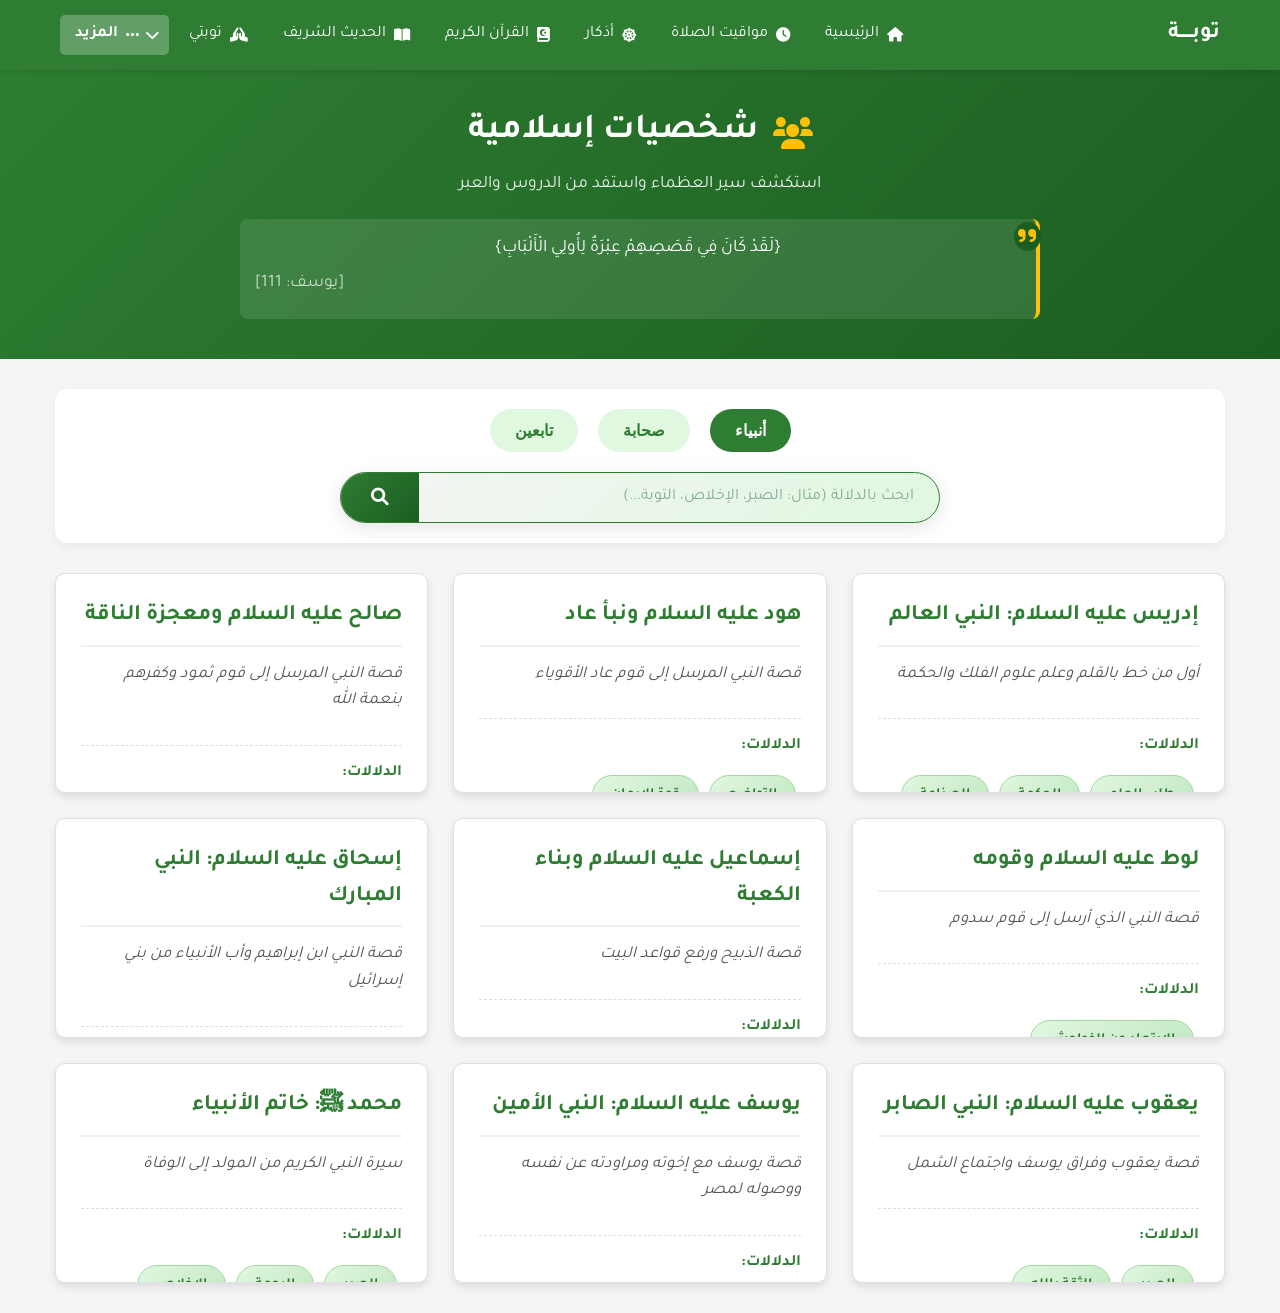
<file: islamic_figures.html>
<!DOCTYPE html>
<html lang="ar" dir="rtl">
<head>
    <meta charset="UTF-8">
    <meta name="viewport" content="width=device-width, initial-scale=1.0">
    <meta name="description" content="شخصيات إسلامية - طريق التوبة">
    <meta name="theme-color" content="#1f7d53">
    <title>شخصيات إسلامية - طريق التوبة</title>
    
    <link rel="preconnect" href="https://fonts.googleapis.com">
    <link rel="preconnect" href="https://fonts.gstatic.com" crossorigin>
    <link href="https://fonts.googleapis.com/css2?family=Tajawal:wght@400;500;700&display=swap" rel="stylesheet">
    
    <link rel="stylesheet" href="https://cdnjs.cloudflare.com/ajax/libs/font-awesome/6.0.0-beta3/css/all.min.css">
    
    <style>
        body {
            margin: 0;
            font-family: 'Tajawal', sans-serif;
            background-color: #f5f5f5;
            color: #333;
            line-height: 1.6;
        }
        
        .NavBar {
            position: fixed;
            top: 0;
            width: 100%;
            background-color: #1f7d53;
            z-index: 1000;
            box-shadow: 0 2px 5px rgba(0,0,0,0.1);
        }
        
        .main-content {
            margin-top: 80px;
            padding-bottom: 30px;
        }
    </style>
    
    <link rel="stylesheet" href="Style/islamic_figures.css" media="print" onload="this.media='all'">
    
    <script src="Script/islamic_figures.js" defer></script>
</head>
<body>
    <nav class="NavBar">
        <div class="nav-container">
            <div class="logo">
                <span>توبــــة</span>
            </div>
            <div class="nav-links" id="navLinks">
                <a class="menu__link" href="index.html"><i class="fas fa-home" aria-hidden="true"></i> <span>الرئيسية</span></a>
                <a class="menu__link" href="salah_page.html"><i class="fas fa-clock" aria-hidden="true"></i> <span>مواقيت الصلاة</span></a>
                <a class="menu__link" href="adhkar_page.html"><i class="fas fa-dharmachakra" aria-hidden="true"></i> <span>أذكار</span></a>
                <a class="menu__link" href="quran_page.html"><i class="fas fa-quran" aria-hidden="true"></i> <span>القرآن الكريم</span></a>
                <a class="menu__link" href="hadith_page.html"><i class="fas fa-book-open" aria-hidden="true"></i> <span>الحديث الشريف</span></a>
                <a class="menu__link" href="tawbah_page.html"><i class="fas fa-hands-praying"></i> توبتي</a>

                <div class="dropdown">
                    <a class="menu__link dropdown-btn active" href="#">
                        <i class="fas fa-ellipsis-h" aria-hidden="true"></i> <span>المزيد</span>
                        <i class="fas fa-chevron-down dropdown-icon"></i>
                    </a>
                    <div class="dropdown-content">
                        <a class="menu__link" href="asma_allah.html"><i class="fas fa-book-open"></i> أسماء الله الحسنى</a>
                        <a class="menu__link" href="stories_page.html"><i class="fas fa-book"></i> قصص إسلامية</a>
                        <a class="menu__link" href="islamic_figures.html"><i class="fas fa-users"></i> شخصيات إسلامية</a>
                        <a class="menu__link" href="tasbih.html"><i class="fas fa-praying-hands"></i> مسبحة إلكترونية</a>
                    </div>
                </div>
            </div>
            <button class="hamburger" id="hamburger" aria-label="قائمة" aria-expanded="false">
                <i class="fas fa-bars"></i>
            </button>
        </div>
    </nav>

    <div class="main-content">
        <div class="header">
            <div class="header-content">
                <h1><i class="fas fa-users"></i> شخصيات إسلامية</h1>
                <p class="subtitle">استكشف سير العظماء واستفد من الدروس والعبر</p>
                <div class="verse">
                    <p><i class="fas fa-quote-right"></i> {لَقَدْ كَانَ فِي قَصَصِهِمْ عِبْرَةٌ لِأُولِي الْأَلْبَابِ}</p>
                    <p class="ref">[يوسف: 111]</p>
                </div>
            </div>
        </div>
        
        <div class="stories-container">
            <div class="tabs-container">
                <div class="tabs">
                    <button class="tab-btn active" data-tab="prophets">أنبياء</button>
                    <button class="tab-btn" data-tab="companions">صحابة</button>
                    <button class="tab-btn" data-tab="followers">تابعين</button>
                </div>
                
                <div class="search-container">
                    <input type="text" id="search-input" placeholder="ابحث بالدلالة (مثال: الصبر، الإخلاص، التوبة...)" aria-label="بحث عن شخصيات">
                    <button id="search-btn" aria-label="بحث"><i class="fas fa-search"></i></button>
                </div>
            </div>
            
            <div class="stories-grid" id="stories-grid">
            </div>
        </div>
    </div>

    <button class="scroll-top" id="scrollTop" aria-label="العودة إلى الأعلى">
        <i class="fas fa-arrow-up"></i>
    </button>
    
    <script>
        window.addEventListener('scroll', function() {
            const scrollTop = document.getElementById('scrollTop');
            if (window.pageYOffset > 300) {
                scrollTop.classList.add('show');
            } else {
                scrollTop.classList.remove('show');
            }
        });
        
        document.getElementById('scrollTop').addEventListener('click', function() {
            window.scrollTo({
                top: 0,
                behavior: 'smooth'
            });
        });

        document.addEventListener('DOMContentLoaded', function() {
            const hamburger = document.getElementById('hamburger');
            const navLinks = document.getElementById('navLinks');
            
            hamburger.addEventListener('click', function() {
                navLinks.classList.toggle('active');
                const isExpanded = navLinks.classList.contains('active');
                hamburger.setAttribute('aria-expanded', isExpanded);
            });
        });


        const dropdownBtns = document.querySelectorAll('.dropdown-btn');
        
        dropdownBtns.forEach(btn => {
            btn.addEventListener('click', function(e) {
                e.preventDefault();
                e.stopPropagation();
                const dropdown = this.closest('.dropdown');
                dropdown.classList.toggle('active');
            });
        });

        document.addEventListener('click', function() {
            document.querySelectorAll('.dropdown').forEach(dropdown => {
                dropdown.classList.remove('active');
            });
        });
    </script>
</body>
</html>
</file>
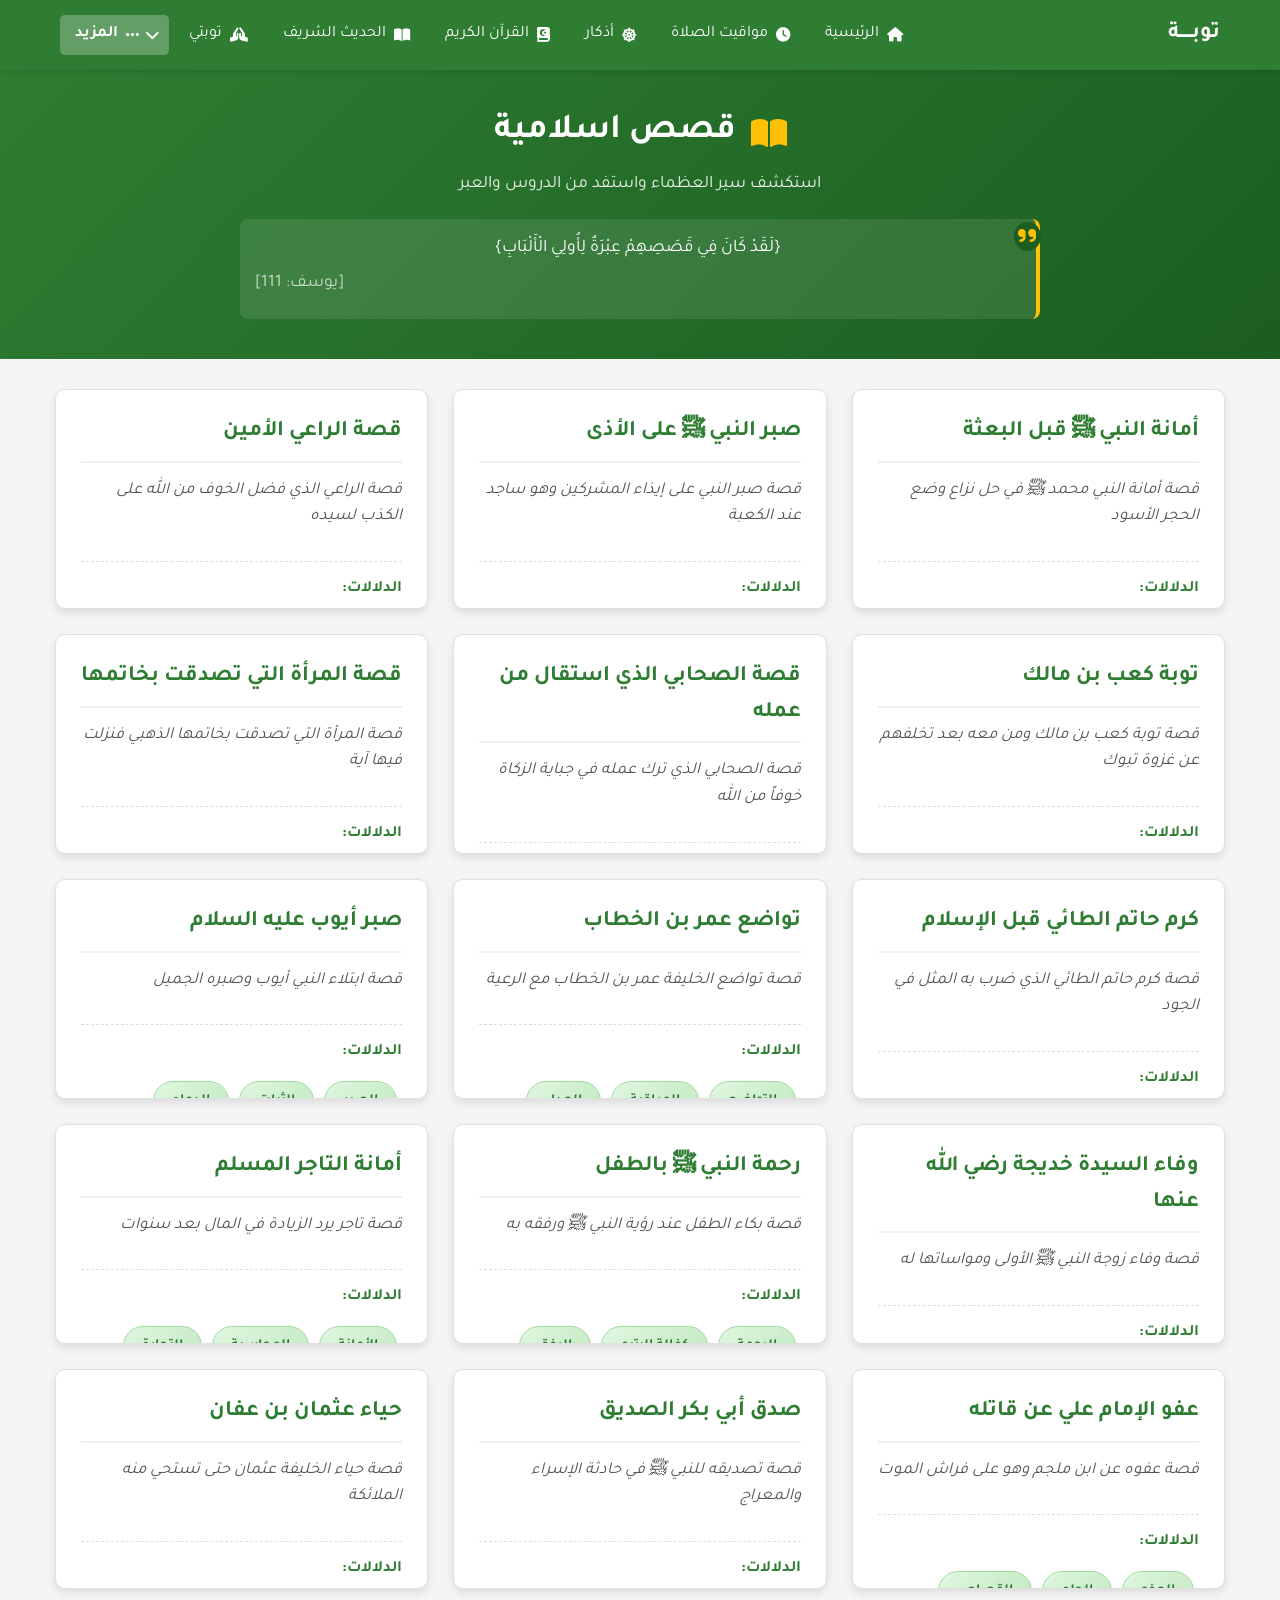
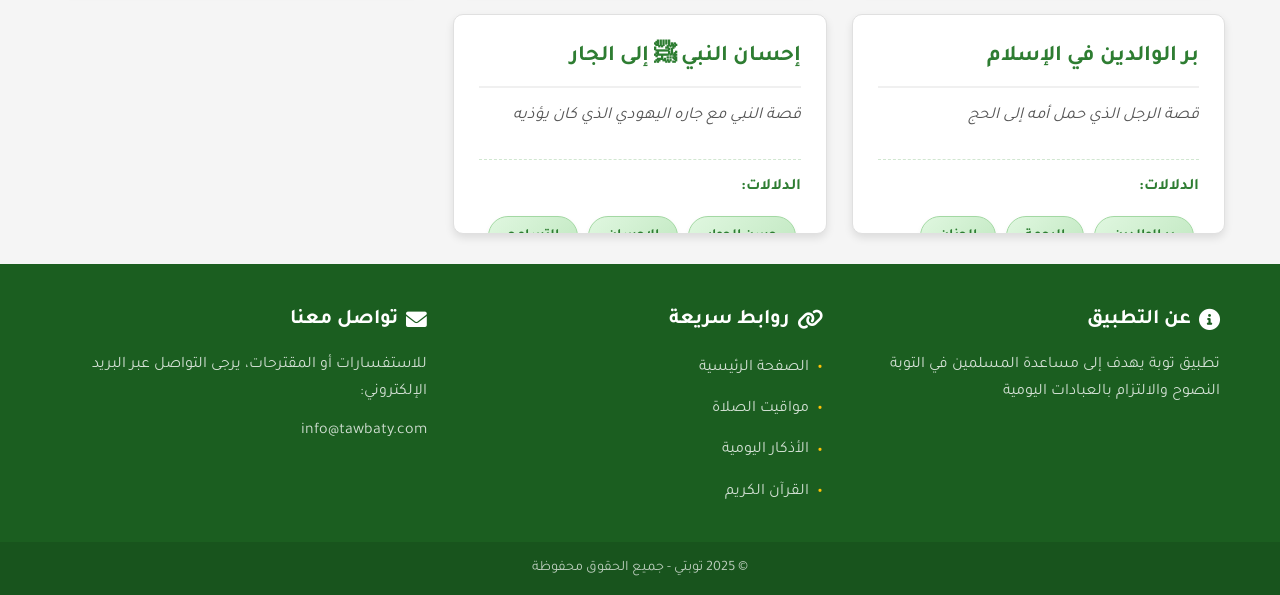
<file: stories_page.html>
<!DOCTYPE html>
<html lang="ar" dir="rtl">
<head>
    <meta charset="UTF-8">
    <meta name="viewport" content="width=device-width, initial-scale=1.0">
    <meta name="description" content="قصص الأنبياء والصحابة والتابعين - طريق التوبة">
    <meta name="theme-color" content="#1f7d53">
    <title>قصص الأنبياء والصحابة والتابعين - طريق التوبة</title>
    
    <link rel="preconnect" href="https://fonts.googleapis.com">
    <link rel="preconnect" href="https://fonts.gstatic.com" crossorigin>
    <link href="https://fonts.googleapis.com/css2?family=Tajawal:wght@400;500;700&display=swap" rel="stylesheet">
    
    <link rel="stylesheet" href="https://cdnjs.cloudflare.com/ajax/libs/font-awesome/6.0.0-beta3/css/all.min.css">
    
    <style>
        body {
            margin: 0;
            font-family: 'Tajawal', sans-serif;
            background-color: #f5f5f5;
            color: #333;
            line-height: 1.6;
        }
        
        .NavBar {
            position: fixed;
            top: 0;
            width: 100%;
            background-color: #1f7d53;
            z-index: 1000;
            box-shadow: 0 2px 5px rgba(0,0,0,0.1);
        }
        
        .main-content {
            margin-top: 80px;
            padding-bottom: 30px;
        }
    </style>
    
    <link rel="stylesheet" href="Style/stories.css" media="print" onload="this.media='all'">
    
    <script src="Script/stories.js" defer></script>
</head>
<body>
    <nav class="NavBar">
        <div class="nav-container">
            <div class="logo">
                <span>توبــــة</span>
            </div>
            <div class="nav-links" id="navLinks">
                <a class="menu__link" href="index.html"><i class="fas fa-home" aria-hidden="true"></i> <span>الرئيسية</span></a>
                <a class="menu__link" href="salah_page.html"><i class="fas fa-clock" aria-hidden="true"></i> <span>مواقيت الصلاة</span></a>
                <a class="menu__link" href="adhkar_page.html"><i class="fas fa-dharmachakra" aria-hidden="true"></i> <span>أذكار</span></a>
                <a class="menu__link" href="quran_page.html"><i class="fas fa-quran" aria-hidden="true"></i> <span>القرآن الكريم</span></a>
                <a class="menu__link" href="hadith_page.html"><i class="fas fa-book-open" aria-hidden="true"></i> <span>الحديث الشريف</span></a>
                <a class="menu__link" href="tawbah_page.html"><i class="fas fa-hands-praying"></i> توبتي</a>

                <div class="dropdown">
                    <a class="menu__link dropdown-btn active" href="#">
                        <i class="fas fa-ellipsis-h" aria-hidden="true"></i> <span>المزيد</span>
                        <i class="fas fa-chevron-down dropdown-icon"></i>
                    </a>
                    <div class="dropdown-content">
                        <a class="menu__link" href="asma_allah.html"><i class="fas fa-book-open"></i> أسماء الله الحسنى</a>
                        <a class="menu__link" href="stories_page.html"><i class="fas fa-book"></i> قصص إسلامية</a>
                        <a class="menu__link" href="islamic_figures.html"><i class="fas fa-users"></i> شخصيات إسلامية</a>
                        <a class="menu__link" href="tasbih.html"><i class="fas fa-praying-hands"></i> مسبحة إلكترونية</a>
                    </div>
                </div>
            </div>
            <button class="hamburger" id="hamburger" aria-label="قائمة" aria-expanded="false">
                <i class="fas fa-bars"></i>
            </button>
        </div>
    </nav>

    <div class="main-content">
    <div class="header">
        <div class="header-content">
            <h1><i class="fas fa-book-open"></i> قصص اسلامية</h1>
            <p class="subtitle">استكشف سير العظماء واستفد من الدروس والعبر</p>
            <div class="verse">
                <p><i class="fas fa-quote-right"></i> {لَقَدْ كَانَ فِي قَصَصِهِمْ عِبْرَةٌ لِأُولِي الْأَلْبَابِ}</p>
                <p class="ref">[يوسف: 111]</p>
            </div>
        </div>
    </div>
    
    <div class="stories-container">
        <div class="stories-grid" id="stories-grid">
        </div>
    </div>
</div>

    <button class="scroll-top" id="scrollTop" aria-label="العودة إلى الأعلى">
        <i class="fas fa-arrow-up"></i>
    </button>
    
    <footer class="footer">
        <div class="footer-content">
            <div class="footer-section">
                <h3><i class="fas fa-info-circle" aria-hidden="true"></i> عن التطبيق</h3>
                <p>تطبيق توبة يهدف إلى مساعدة المسلمين في التوبة النصوح والالتزام بالعبادات اليومية</p>
            </div>
            <div class="footer-section">
                <h3><i class="fas fa-link" aria-hidden="true"></i> روابط سريعة</h3>
                <ul>
                    <li><a href="index.html">الصفحة الرئيسية</a></li>
                    <li><a href="salah_page.html">مواقيت الصلاة</a></li>
                    <li><a href="adhkar_page.html">الأذكار اليومية</a></li>
                    <li><a href="quran_page.html">القرآن الكريم</a></li>
                </ul>
            </div>
            <div class="footer-section">
                <h3><i class="fas fa-envelope" aria-hidden="true"></i> تواصل معنا</h3>
                <p>للاستفسارات أو المقترحات، يرجى التواصل عبر البريد الإلكتروني:</p>
                <p>info@tawbaty.com</p>
            </div>
        </div>
        <div class="footer-bottom">
            <p>&copy; <span id="current-year">2025</span> توبتي - جميع الحقوق محفوظة</p>
        </div>
    </footer>

    <script>
        document.addEventListener('DOMContentLoaded', function() {
            const hamburger = document.getElementById('hamburger');
            const navLinks = document.getElementById('navLinks');
            
            hamburger.addEventListener('click', function() {
                navLinks.classList.toggle('active');
                
                const isExpanded = navLinks.classList.contains('active');
                this.setAttribute('aria-expanded', isExpanded);
                
                const icon = this.querySelector('i');
                if (isExpanded) {
                    icon.classList.remove('fa-bars');
                    icon.classList.add('fa-times');
                } else {
                    icon.classList.remove('fa-times');
                    icon.classList.add('fa-bars');
                }
            });
            
            document.querySelectorAll('.nav-links a').forEach(link => {
                link.addEventListener('click', () => {
                    navLinks.classList.remove('active');
                    hamburger.querySelector('i').classList.remove('fa-times');
                    hamburger.querySelector('i').classList.add('fa-bars');
                    hamburger.setAttribute('aria-expanded', 'false');
                });
            });

        const dropdownBtns = document.querySelectorAll('.dropdown-btn');
        
        dropdownBtns.forEach(btn => {
            btn.addEventListener('click', function(e) {
                e.preventDefault();
                e.stopPropagation();
                const dropdown = this.closest('.dropdown');
                dropdown.classList.toggle('active');
            });
        });

        document.addEventListener('click', function() {
            document.querySelectorAll('.dropdown').forEach(dropdown => {
                dropdown.classList.remove('active');
            });
        });
        });
    </script>
</body>
</html>
</file>
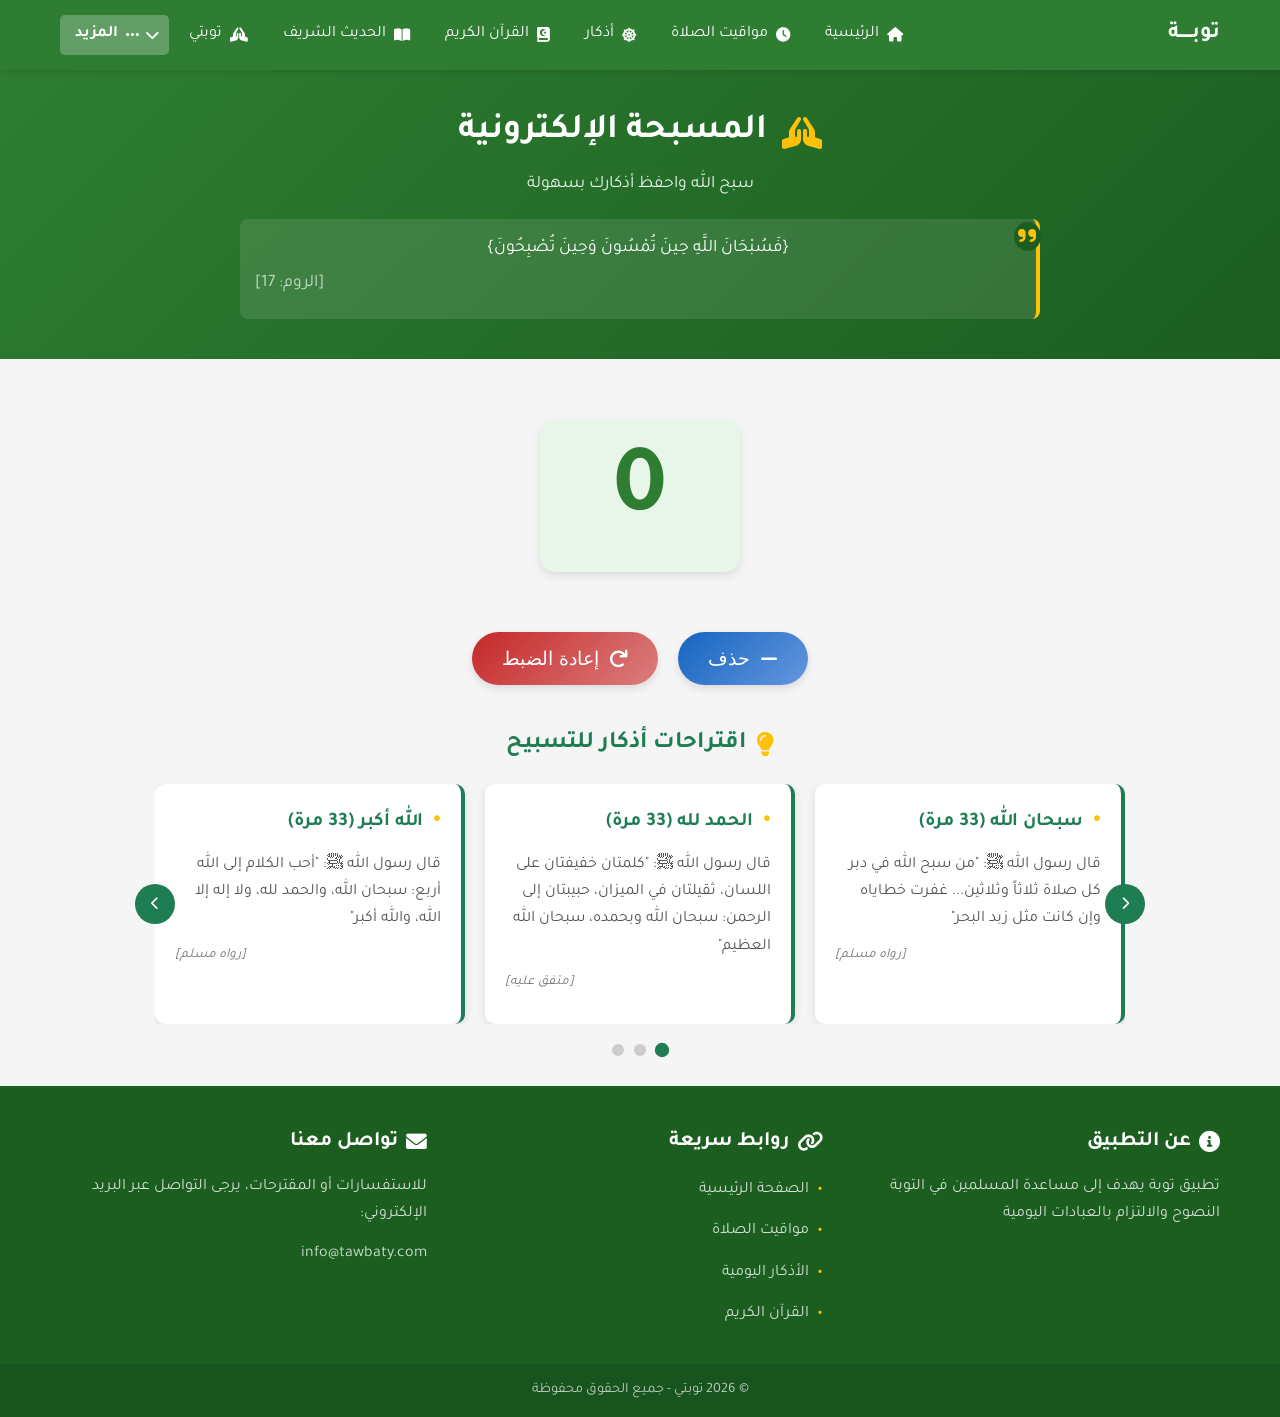
<file: tasbih.html>
<!DOCTYPE html>
<html lang="ar" dir="rtl">
<head>
    <meta charset="UTF-8">
    <meta name="viewport" content="width=device-width, initial-scale=1.0">
    <meta name="description" content="المسبحة الإلكترونية - تطبيق توبة">
    <meta name="theme-color" content="#1f7d53">
    <title>المسبحة الإلكترونية - تطبيق توبة</title>
    
    <link rel="preconnect" href="https://fonts.googleapis.com">
    <link rel="preconnect" href="https://fonts.gstatic.com" crossorigin>
    <link href="https://fonts.googleapis.com/css2?family=Tajawal:wght@400;500;700&display=swap" rel="stylesheet" media="print" onload="this.media='all'">
    
    <link rel="stylesheet" href="https://cdnjs.cloudflare.com/ajax/libs/font-awesome/6.0.0-beta3/css/all.min.css">
    <link rel="stylesheet" href="Style/tasbih.css">
    <script src="Script/tasbih.js"></script>
</head>
<body>
    <nav class="NavBar">
        <div class="nav-container">
            <div class="logo">
                <span>توبــــة</span>
            </div>
            <div class="nav-links" id="navLinks">
                <a class="menu__link" href="index.html"><i class="fas fa-home" aria-hidden="true"></i> <span>الرئيسية</span></a>
                <a class="menu__link" href="salah_page.html"><i class="fas fa-clock" aria-hidden="true"></i> <span>مواقيت الصلاة</span></a>
                <a class="menu__link" href="adhkar_page.html"><i class="fas fa-dharmachakra" aria-hidden="true"></i> <span>أذكار</span></a>
                <a class="menu__link" href="quran_page.html"><i class="fas fa-quran" aria-hidden="true"></i> <span>القرآن الكريم</span></a>
                <a class="menu__link" href="hadith_page.html"><i class="fas fa-book-open" aria-hidden="true"></i> <span>الحديث الشريف</span></a>
                <a class="menu__link" href="tawbah_page.html"><i class="fas fa-hands-praying"></i> توبتي</a>

                <div class="dropdown">
                    <a class="menu__link dropdown-btn active" href="#">
                        <i class="fas fa-ellipsis-h" aria-hidden="true"></i> <span>المزيد</span>
                        <i class="fas fa-chevron-down dropdown-icon"></i>
                    </a>
                    <div class="dropdown-content">
                        <a class="menu__link" href="asma_allah.html"><i class="fas fa-book-open"></i> أسماء الله الحسنى</a>
                        <a class="menu__link" href="stories_page.html"><i class="fas fa-book"></i> قصص إسلامية</a>
                        <a class="menu__link" href="islamic_figures.html"><i class="fas fa-users"></i> شخصيات إسلامية</a>
                        <a class="menu__link active" href="tasbih.html"><i class="fas fa-praying-hands"></i> مسبحة إلكترونية</a>
                    </div>
                </div>
            </div>
            <button class="hamburger" id="hamburger" aria-label="قائمة" aria-expanded="false">
                <i class="fas fa-bars"></i>
            </button>
        </div>
    </nav>

    <div class="main-content">
        <div class="header">
            <div class="header-content">
                <h1><i class="fas fa-praying-hands"></i> المسبحة الإلكترونية</h1>
                <p class="subtitle">سبح الله واحفظ أذكارك بسهولة</p>
                <div class="verse">
                    <p><i class="fas fa-quote-right"></i> {فَسُبْحَانَ اللَّهِ حِينَ تُمْسُونَ وَحِينَ تُصْبِحُونَ}</p>
                    <p class="ref">[الروم: 17]</p>
                </div>
            </div>
        </div>
        
        <div class="tasbih-container">
            <div class="counter-display" aria-live="polite">
                <span id="counter">0</span>
            </div>
            
            <div class="controls">
                <button id="decrement-btn" title="حذف رقم واحد من العداد">
                    <i class="fas fa-minus"></i> حذف
                </button>
                <button id="reset-btn" title="إعادة العداد إلى الصفر">
                    <i class="fas fa-redo"></i> إعادة الضبط
                </button>
            </div>
        </div>

        <div class="dhikr-suggestions">
            <h3><i class="fas fa-lightbulb"></i> اقتراحات أذكار للتسبيح</h3>
            
            <div class="slider-container">
                <button class="slider-arrow left-arrow" id="prevBtn">
                    <i class="fas fa-chevron-right"></i>
                </button>
                
                <div class="dhikr-slider" id="dhikrSlider">
                    <div class="slider-group active">
                        <div class="dhikr-card" data-count="33">
                            <h4>سبحان الله (33 مرة)</h4>
                            <p>قال رسول الله ﷺ: "من سبح الله في دبر كل صلاة ثلاثاً وثلاثين... غفرت خطاياه وإن كانت مثل زبد البحر"</p>
                            <p class="ref">[رواه مسلم]</p>
                        </div>
                        <div class="dhikr-card" data-count="33">
                            <h4>الحمد لله (33 مرة)</h4>
                            <p>قال رسول الله ﷺ: "كلمتان خفيفتان على اللسان، ثقيلتان في الميزان، حبيبتان إلى الرحمن: سبحان الله وبحمده، سبحان الله العظيم"</p>
                            <p class="ref">[متفق عليه]</p>
                        </div>
                        <div class="dhikr-card" data-count="33">
                            <h4>الله أكبر (33 مرة)</h4>
                            <p>قال رسول الله ﷺ: "أحب الكلام إلى الله أربع: سبحان الله، والحمد لله، ولا إله إلا الله، والله أكبر"</p>
                            <p class="ref">[رواه مسلم]</p>
                        </div>
                    </div>
                    
                    <div class="slider-group">
                        <div class="dhikr-card" data-count="100">
                            <h4>لا إله إلا الله (100 مرة)</h4>
                            <p>قال رسول الله ﷺ: "من قال لا إله إلا الله وحده لا شريك له... كانت له عدل عشر رقاب"</p>
                            <p class="ref">[متفق عليه]</p>
                        </div>
                        <div class="dhikr-card" data-count="100">
                            <h4>أستغفر الله (100 مرة)</h4>
                            <p>قال رسول الله ﷺ: "من لزم الاستغفار جعل الله له من كل ضيق مخرجا ومن كل هم فرجا"</p>
                            <p class="ref">[رواه أبو داود]</p>
                        </div>
                        <div class="dhikr-card" data-count="100">
                            <h4>سبحان الله وبحمده (100 مرة)</h4>
                            <p>قال رسول الله ﷺ: "من قال سبحان الله وبحمده في يوم مائة مرة، حطت خطاياه وإن كانت مثل زبد البحر"</p>
                            <p class="ref">[متفق عليه]</p>
                        </div>
                    </div>
                    
                    <div class="slider-group">
                        <div class="dhikr-card" data-count="3">
                            <h4>سورة الإخلاص (3 مرات)</h4>
                            <p>قال رسول الله ﷺ: "قل هو الله أحد تعدل ثلث القرآن"</p>
                            <p class="ref">[متفق عليه]</p>
                        </div>
                        <div class="dhikr-card" data-count="10">
                            <h4>لا حول ولا قوة إلا بالله (10 مرات)</h4>
                            <p>قال رسول الله ﷺ: "ألا أدلك على كنز من كنوز الجنة؟ لا حول ولا قوة إلا بالله"</p>
                            <p class="ref">[متفق عليه]</p>
                        </div>
                        <div class="dhikr-card" data-count="7">
                            <h4>أذكار الصباح والمساء (7 مرات)</h4>
                            <p>قال رسول الله ﷺ: "من قال حين يصبح وحين يمسي: حسبي الله لا إله إلا هو عليه توكلت وهو رب العرش العظيم، سبع مرات كفاه الله ما أهمه"</p>
                            <p class="ref">[رواه أبو داود]</p>
                        </div>
                    </div>
                </div>
                
                <button class="slider-arrow right-arrow" id="nextBtn">
                    <i class="fas fa-chevron-left"></i>
                </button>
            </div>
            
            <div class="slider-dots">
                <span class="dot active" data-slide="0"></span>
                <span class="dot" data-slide="1"></span>
                <span class="dot" data-slide="2"></span>
            </div>
        </div>
    </div>

    <button class="scroll-top" id="scrollTop" aria-label="العودة إلى الأعلى" title="العودة إلى الأعلى">
        <i class="fas fa-arrow-up"></i>
    </button>

    <div class="notification" id="notification"></div>
    
    <footer class="footer">
        <div class="footer-content">
            <div class="footer-section">
                <h3><i class="fas fa-info-circle" aria-hidden="true"></i> عن التطبيق</h3>
                <p>تطبيق توبة يهدف إلى مساعدة المسلمين في التوبة النصوح والالتزام بالعبادات اليومية</p>
            </div>
            <div class="footer-section">
                <h3><i class="fas fa-link" aria-hidden="true"></i> روابط سريعة</h3>
                <ul>
                    <li><a href="index.html">الصفحة الرئيسية</a></li>
                    <li><a href="salah_page.html">مواقيت الصلاة</a></li>
                    <li><a href="adhkar_page.html">الأذكار اليومية</a></li>
                    <li><a href="quran_page.html">القرآن الكريم</a></li>
                </ul>
            </div>
            <div class="footer-section">
                <h3><i class="fas fa-envelope" aria-hidden="true"></i> تواصل معنا</h3>
                <p>للاستفسارات أو المقترحات، يرجى التواصل عبر البريد الإلكتروني:</p>
                <p>info@tawbaty.com</p>
            </div>
        </div>
        <div class="footer-bottom">
            <p>&copy; <span id="current-year">2025</span> توبتي - جميع الحقوق محفوظة</p>
        </div>
    </footer>

<script>
        document.getElementById('current-year').textContent = new Date().getFullYear();

        document.addEventListener('DOMContentLoaded', function() {
    
        const dropdownBtns = document.querySelectorAll('.dropdown-btn');
        
        dropdownBtns.forEach(btn => {
            btn.addEventListener('click', function(e) {
                e.preventDefault();
                e.stopPropagation();
                const dropdown = this.closest('.dropdown');
                dropdown.classList.toggle('active');
            });
        });

        document.addEventListener('click', function() {
            document.querySelectorAll('.dropdown').forEach(dropdown => {
                dropdown.classList.remove('active');
            });
        });
});
</script>
</body>
</html>
</file>
<file: Style/index.css>
:root {
    --primary-color: #2e7d32;
    --primary-light: #4caf50;
    --primary-dark: #1b5e20;
    --secondary-color: #1565c0;
    --secondary-light: #5e92f3;
    --secondary-dark: #003c8f;
    --text-color: #333;
    --light-bg: #f8f9fa;
    --white: #fff;
    --dark-red: #c62828;
    --light-red: #ffebee;
    --dark-blue: #1a237e;
    --light-blue: #e8eaf6;
    --dark-green: #2e7d32;
    --light-green: #e8f5e9;
    --gold: #ffc107;
    --dark-gold: #ffa000;
    --gray: #757575;
    --light-gray: #f5f5f5;
}

* {
    box-sizing: border-box;
    margin: 0;
    padding: 0;
}

::selection {
    background-color: var(--primary-color);
    color: var(--gold);
}
::-webkit-scrollbar {
    width: 10px;
    background-color: var(--primary-dark);
}
::-webkit-scrollbar-thumb {
    background-color: var(--gold);
    border-radius: 10px;
}

body {
    font-family: 'Tajawal', sans-serif;
    background-color: var(--light-gray);
    color: var(--text-color);
    line-height: 1.6;
    scroll-behavior: smooth;
    text-rendering: optimizeLegibility;
    -webkit-font-smoothing: antialiased;
}

.NavBar {
    position: fixed;
    top: 0;
    width: 100%;
    background-color: var(--primary-color);
    z-index: 1000;
    box-shadow: 0 2px 5px rgba(0, 0, 0, 0.1);
}

.nav-container {
    display: flex;
    justify-content: space-between;
    align-items: center;
    padding: 0 20px;
    max-width: 1200px;
    margin: 0 auto;
    height: 70px;
}

.logo {
    display: flex;
    align-items: center;
    color: var(--white);
    font-size: 1.4rem;
    font-weight: bold;
}

.logo i {
    margin-left: 10px;
    font-size: 1.6rem;
}

.nav-links {
    display: flex;
    align-items: center;
    gap: 5px;
}

.menu__link {
    font-size: 1rem;
    color: var(--white);
    position: relative;
    padding: 10px 15px;
    text-decoration: none;
    transition: all 0.3s ease;
    border-radius: 5px;
    display: flex;
    align-items: center;
    white-space: nowrap;
    height: 40px;
    box-sizing: border-box;
}

.menu__link i {
    margin-left: 8px;
    font-size: 0.9rem;
}

.menu__link:hover, .menu__link:focus {
    background-color: rgba(255, 255, 255, 0.15);
    transform: translateY(-2px);
    outline: none;
}

.menu__link.active {
    background-color: rgba(255, 255, 255, 0.25);
    font-weight: bold;
}

/* القوائم المنسدلة */
.dropdown {
    position: relative;
    display: inline-block;
    height: 40px;
}

.dropdown-btn {
    position: relative;
    padding-right: 30px;
    height: 100%;
    display: flex;
    align-items: center;
}

.dropdown-icon {
    position: absolute;
    right: 10px;
    top: 50%;
    transform: translateY(-50%);
    font-size: 0.8rem;
    transition: transform 0.3s;
}

.dropdown.active .dropdown-icon {
    transform: translateY(-50%) rotate(180deg);
}

.dropdown-content {
    display: none;
    position: absolute;
    right: 0;
    top: 100%;
    background-color: var(--primary-dark);
    min-width: 200px;
    box-shadow: 0 8px 16px rgba(0,0,0,0.2);
    z-index: 1;
    border-radius: 0 0 5px 5px;
    overflow: hidden;
}

.dropdown.active .dropdown-content {
    display: block;
}

.dropdown-content .menu__link {
    width: 100%;
    padding: 12px 16px;
    border-radius: 0;
    justify-content: flex-start;
    background-color: transparent;
    height: auto;
}

.dropdown-content .menu__link:hover {
    background-color: rgba(255, 255, 255, 0.1);
}

/* تأثيرات hover للقائمة الرئيسية */
.dropdown:hover .dropdown-btn {
    background-color: rgba(255, 255, 255, 0.1);
}

.hamburger {
    display: none;
    background: none;
    border: none;
    color: var(--white);
    font-size: 1.5rem;
    cursor: pointer;
    padding: 10px;
}

.hamburger:focus {
    outline: 2px solid var(--white);
    outline-offset: 2px;
}

.main-content {
    width: 100%;
    display: flex;
    flex-direction: column;
    align-items: center;
    margin-top: 70px;
    padding-bottom: 30px;
    min-height: calc(100vh - 100px);
}

.header {
    width: 100%;
    padding: 40px 20px;
    background: linear-gradient(135deg, var(--primary-color) 0%, var(--primary-dark) 100%);
    color: var(--white);
    text-align: center;
    margin-bottom: 30px;
}

.header-content {
    max-width: 800px;
    margin: 0 auto;
}

.header h1 {
    font-size: 2.2rem;
    margin-bottom: 15px;
    display: flex;
    align-items: center;
    justify-content: center;
    gap: 15px;
    line-height: 1.3;
}

.header h1 i {
    font-size: 2rem;
    color: var(--gold);
}

.subtitle {
    font-size: 1.1rem;
    margin-bottom: 20px;
    color: rgba(255, 255, 255, 0.9);
}

.verse {
    background-color: rgba(255, 255, 255, 0.1);
    padding: 15px;
    border-radius: 8px;
    border-right: 4px solid var(--gold);
    margin-top: 20px;
}

.verse p {
    font-size: 1.1rem;
    line-height: 1.7;
    margin-bottom: 5px;
    position: relative;
}

.verse i {
    position: absolute;
    right: -20px;
    top: -12px;
    color: var(--gold);
    font-size: 1.3rem;
    background-color: var(--primary-dark);
    padding: 4px;
    border-radius: 50%;
}

.ref {
    font-size: 0.9rem;
    color: rgba(255, 255, 255, 0.7);
    text-align: left;
}

.sections-container {
    width: min(95%, 1200px);
    margin: 0 auto;
}

.section {
    background-color: var(--white);
    border-radius: 12px;
    box-shadow: 0 3px 10px rgba(0, 0, 0, 0.05);
    padding: 30px;
    margin-bottom: 30px;
    transition: transform 0.3s ease, box-shadow 0.3s ease;
}

.section:hover {
    transform: translateY(-3px);
    box-shadow: 0 5px 15px rgba(0, 0, 0, 0.1);
}

.section-header {
    text-align: center;
    margin-bottom: 25px;
}

.section-title {
    color: var(--primary-color);
    font-size: 1.6rem;
    margin-bottom: 12px;
    padding-bottom: 12px;
    border-bottom: 2px solid var(--light-bg);
    display: flex;
    align-items: center;
    justify-content: center;
    gap: 12px;
}

.section-subtitle {
    color: var(--gray);
    font-size: 1.1rem;
    max-width: 700px;
    margin: 0 auto;
}

/* قسم تعريف التطبيق */
.about-content {
    text-align: center;
    line-height: 1.8;
}

.features-list {
    list-style: none;
    margin-top: 20px;
    text-align: right;
}

.features-list li {
    margin-bottom: 12px;
    display: flex;
    align-items: center;
    gap: 10px;
}

.features-list i {
    color: var(--primary-color);
}

/* قسم تنزيل التطبيق */
.download-grid {
    display: grid;
    grid-template-columns: repeat(auto-fit, minmax(300px, 1fr));
    gap: 20px;
    margin-top: 20px;
}

.download-card {
    background-color: var(--light-bg);
    border-radius: 12px;
    padding: 20px;
    display: flex;
    align-items: center;
    gap: 20px;
    transition: all 0.3s;
    border: 1px solid #eee;
}

.download-card:hover {
    transform: translateY(-5px);
    box-shadow: 0 8px 20px rgba(0, 0, 0, 0.1);
}

.download-icon {
    font-size: 2.5rem;
    color: var(--primary-color);
    width: 60px;
    height: 60px;
    display: flex;
    align-items: center;
    justify-content: center;
    background-color: rgba(46, 125, 50, 0.1);
    border-radius: 50%;
}

.download-info {
    flex: 1;
    text-align: right;
}

.download-info h3 {
    margin-bottom: 5px;
    color: var(--primary-dark);
}

.download-info p {
    color: var(--gray);
    margin-bottom: 10px;
    font-size: 0.9rem;
}

.download-btn {
    background-color: var(--primary-color);
    color: white;
    border: none;
    padding: 8px 20px;
    border-radius: 6px;
    cursor: pointer;
    transition: all 0.3s;
    font-family: 'Tajawal', sans-serif;
}

.download-btn:hover {
    background-color: var(--primary-dark);
}

/* قسم المميزات */
.features-grid {
    display: grid;
    grid-template-columns: repeat(auto-fit, minmax(250px, 1fr));
    gap: 20px;
    margin-top: 20px;
}

.feature-card {
    background-color: var(--light-bg);
    border-radius: 12px;
    padding: 25px;
    text-align: center;
    transition: all 0.3s;
}

.feature-card:hover {
    transform: translateY(-5px);
    box-shadow: 0 8px 20px rgba(0, 0, 0, 0.1);
}

.feature-icon {
    font-size: 2rem;
    color: var(--primary-color);
    margin-bottom: 15px;
}

.feature-card h3 {
    margin-bottom: 10px;
    color: var(--primary-dark);
}

.feature-card p {
    color: var(--gray);
    font-size: 0.9rem;
    line-height: 1.6;
}

/* الإشعارات */
.notification {
    position: fixed;
    bottom: 20px;
    right: 20px;
    padding: 15px 25px;
    border-radius: 8px;
    color: white;
    z-index: 1000;
    box-shadow: 0 3px 10px rgba(0, 0, 0, 0.2);
    transform: translateY(100px);
    opacity: 0;
    transition: all 0.3s;
}

.notification.success {
    background-color: var(--primary-color);
    transform: translateY(0);
    opacity: 1;
}

.notification.error {
    background-color: var(--dark-red);
    transform: translateY(0);
    opacity: 1;
}

/* التذييل */
.footer {
    background-color: var(--primary-dark);
    color: var(--white);
    padding: 40px 0 0;
}

.footer-content {
    display: grid;
    grid-template-columns: repeat(auto-fit, minmax(250px, 1fr));
    gap: 30px;
    max-width: 1200px;
    margin: 0 auto;
    padding: 0 20px;
}

.footer-section {
    margin-bottom: 25px;
}

.footer-section h3 {
    font-size: 1.3rem;
    margin-bottom: 15px;
    display: flex;
    align-items: center;
    gap: 8px;
}

.footer-section p {
    font-size: 1rem;
    line-height: 1.7;
    color: rgba(255, 255, 255, 0.8);
    margin-bottom: 12px;
}

.footer-section ul {
    list-style: none;
}

.footer-section ul li {
    margin-bottom: 8px;
}

.footer-section ul li a {
    color: rgba(255, 255, 255, 0.8);
    text-decoration: none;
    font-size: 1rem;
    transition: all 0.3s;
    display: flex;
    align-items: center;
    gap: 8px;
}

.footer-section ul li a:hover, .footer-section ul li a:focus {
    color: var(--white);
    padding-right: 3px;
    outline: none;
}

.footer-section ul li a::before {
    content: "\2022";
    color: var(--gold);
    font-size: 1.3rem;
}

.footer-bottom {
    text-align: center;
    padding: 15px;
    background-color: rgba(0, 0, 0, 0.1);
    font-size: 0.9rem;
    color: rgba(255, 255, 255, 0.7);
}

/* تأثيرات إضافية */
.scroll-top {
    position: fixed;
    bottom: 20px;
    left: 20px;
    width: 45px;
    height: 45px;
    background-color: var(--primary-color);
    color: white;
    border-radius: 50%;
    display: flex;
    align-items: center;
    justify-content: center;
    font-size: 1.3rem;
    cursor: pointer;
    opacity: 0;
    visibility: hidden;
    transition: all 0.3s;
    z-index: 999;
    box-shadow: 0 3px 8px rgba(0, 0, 0, 0.2);
    border: none;
}

.scroll-top.active {
    opacity: 1;
    visibility: visible;
}

.scroll-top:hover, .scroll-top:focus {
    background-color: var(--primary-dark);
    transform: translateY(-2px);
    outline: none;
}

/* وسائط متجاوبة */
@media (max-width: 992px) {
    .nav-links {
        display: none;
        position: fixed;
        top: 70px;
        right: 0;
        width: 100%;
        background-color: var(--primary-dark);
        padding: 15px;
        box-shadow: 0 5px 10px rgba(0, 0, 0, 0.1);
        flex-direction: column;
        gap: 10px;
        max-height: calc(100vh - 70px);
        overflow-y: auto;
    }
    
    .nav-links.active {
        display: flex;
    }
    
    .hamburger {
        display: block;
    }
    
    .header h1 {
        font-size: 2rem;
    }
    
    .download-grid {
        grid-template-columns: 1fr;
    }
    
    .dropdown {
        width: 100%;
    }
    
    .dropdown-btn {
        width: 100%;
        justify-content: flex-start;
    }
    
    .dropdown-content {
        position: static;
        width: 100%;
        box-shadow: none;
    }
}

@media (max-width: 768px) {
    .nav-container {
        height: 60px;
    }
    
    .main-content {
        margin-top: 60px;
    }
    
    .header {
        padding: 30px 15px;
    }
    
    .section {
        padding: 20px;
    }
    
    .features-grid {
        grid-template-columns: 1fr 1fr;
    }
}

@media (max-width: 480px) {
    .header h1 {
        font-size: 1.8rem;
    }
    
    .features-grid {
        grid-template-columns: 1fr;
    }
    
    .download-card {
        flex-direction: column;
        text-align: center;
    }
    
    .download-icon {
        margin-bottom: 15px;
    }
}
</file>
<file: Style/adhkar.css>
:root {
    --primary-color: #2e7d32;
    --primary-light: #4caf50;
    --primary-dark: #1b5e20;
    --secondary-color: #1565c0;
    --secondary-light: #5e92f3;
    --secondary-dark: #003c8f;
    --text-color: #333;
    --light-bg: #f8f9fa;
    --white: #fff;
    --dark-red: #c62828;
    --light-red: #ffebee;
    --dark-blue: #1a237e;
    --light-blue: #e8eaf6;
    --dark-green: #2e7d32;
    --light-green: #e8f5e9;
    --gold: #ffc107;
    --dark-gold: #ffa000;
    --gray: #757575;
    --light-gray: #f5f5f5;
}

* {
    box-sizing: border-box;
    margin: 0;
    padding: 0;
}

::selection {
    background-color: var(--primary-color);
    color: var(--gold);
}
::-webkit-scrollbar {
    width: 10px;
    background-color: var(--primary-dark);
}
::-webkit-scrollbar-thumb {
    background-color: var(--gold);
    border-radius: 10px;
}

body {
    font-family: 'Tajawal', sans-serif;
    background-color: var(--light-gray);
    color: var(--text-color);
    line-height: 1.6;
    scroll-behavior: smooth;
    text-rendering: optimizeLegibility;
    -webkit-font-smoothing: antialiased;
}

.NavBar {
    position: fixed;
    top: 0;
    width: 100%;
    background-color: var(--primary-color);
    z-index: 1000;
    box-shadow: 0 2px 5px rgba(0, 0, 0, 0.1);
}

.nav-container {
    display: flex;
    justify-content: space-between;
    align-items: center;
    padding: 0 20px;
    max-width: 1200px;
    margin: 0 auto;
    height: 70px;
}

.logo {
    display: flex;
    align-items: center;
    color: var(--white);
    font-size: 1.4rem;
    font-weight: bold;
}

.logo i {
    margin-left: 10px;
    font-size: 1.6rem;
}

.nav-links {
    display: flex;
    align-items: center;
    gap: 5px;
}

.menu__link {
    font-size: 1rem;
    color: var(--white);
    position: relative;
    padding: 10px 15px;
    text-decoration: none;
    transition: all 0.3s ease;
    border-radius: 5px;
    display: flex;
    align-items: center;
    white-space: nowrap;
    height: 40px;
    box-sizing: border-box;
}

.menu__link i {
    margin-left: 8px;
    font-size: 0.9rem;
}

.menu__link:hover, .menu__link:focus {
    background-color: rgba(255, 255, 255, 0.15);
    transform: translateY(-2px);
    outline: none;
}

.menu__link.active {
    background-color: rgba(255, 255, 255, 0.25);
    font-weight: bold;
}

/* القوائم المنسدلة */
.dropdown {
    position: relative;
    display: inline-block;
    height: 40px;
}

.dropdown-btn {
    position: relative;
    padding-right: 30px;
    height: 100%;
    display: flex;
    align-items: center;
}

.dropdown-icon {
    position: absolute;
    right: 10px;
    top: 50%;
    transform: translateY(-50%);
    font-size: 0.8rem;
    transition: transform 0.3s;
}

.dropdown.active .dropdown-icon {
    transform: translateY(-50%) rotate(180deg);
}

.dropdown-content {
    display: none;
    position: absolute;
    right: 0;
    top: 100%;
    background-color: var(--primary-dark);
    min-width: 200px;
    box-shadow: 0 8px 16px rgba(0,0,0,0.2);
    z-index: 1;
    border-radius: 0 0 5px 5px;
    overflow: hidden;
}

.dropdown.active .dropdown-content {
    display: block;
}

.dropdown-content .menu__link {
    width: 100%;
    padding: 12px 16px;
    border-radius: 0;
    justify-content: flex-start;
    background-color: transparent;
    height: auto;
}

.dropdown-content .menu__link:hover {
    background-color: rgba(255, 255, 255, 0.1);
}

/* تأثيرات hover للقائمة الرئيسية */
.dropdown:hover .dropdown-btn {
    background-color: rgba(255, 255, 255, 0.1);
}

.hamburger {
    display: none;
    background: none;
    border: none;
    color: var(--white);
    font-size: 1.5rem;
    cursor: pointer;
    padding: 10px;
}

.hamburger:focus {
    outline: 2px solid var(--white);
    outline-offset: 2px;
}

.main-content {
    width: 100%;
    display: flex;
    flex-direction: column;
    align-items: center;
    margin-top: 70px;
    padding-bottom: 30px;
    min-height: calc(100vh - 100px);
}

.header {
    width: 100%;
    padding: 40px 20px;
    background: linear-gradient(135deg, var(--primary-color) 0%, var(--primary-dark) 100%);
    color: var(--white);
    text-align: center;
    margin-bottom: 30px;
}

.header-content {
    max-width: 800px;
    margin: 0 auto;
}

.header h1 {
    font-size: 2.2rem;
    margin-bottom: 15px;
    display: flex;
    align-items: center;
    justify-content: center;
    gap: 15px;
    line-height: 1.3;
}

.header h1 i {
    font-size: 2rem;
    color: var(--gold);
}

.subtitle {
    font-size: 1.1rem;
    margin-bottom: 20px;
    color: rgba(255, 255, 255, 0.9);
}

.verse {
    background-color: rgba(255, 255, 255, 0.1);
    padding: 15px;
    border-radius: 8px;
    border-right: 4px solid var(--gold);
    margin-top: 20px;
}

.verse p {
    font-size: 1.1rem;
    line-height: 1.7;
    margin-bottom: 5px;
    position: relative;
}

.verse i {
    position: absolute;
    right: -20px;
    top: -12px;
    color: var(--gold);
    font-size: 1.3rem;
    background-color: var(--primary-dark);
    padding: 4px;
    border-radius: 50%;
}

.ref {
    font-size: 0.9rem;
    color: rgba(255, 255, 255, 0.7);
    text-align: left;
}

.sections-container {
    width: min(95%, 1200px);
    margin: 0 auto;
}

.section {
    background-color: var(--white);
    border-radius: 12px;
    box-shadow: 0 3px 10px rgba(0, 0, 0, 0.05);
    padding: 30px;
    margin-bottom: 30px;
    transition: transform 0.3s ease, box-shadow 0.3s ease;
}

.section:hover {
    transform: translateY(-3px);
    box-shadow: 0 5px 15px rgba(0, 0, 0, 0.1);
}

.section-header {
    text-align: center;
    margin-bottom: 25px;
}

.section-title {
    color: var(--primary-color);
    font-size: 1.6rem;
    margin-bottom: 12px;
    padding-bottom: 12px;
    border-bottom: 2px solid var(--light-bg);
    display: flex;
    align-items: center;
    justify-content: center;
    gap: 12px;
}

.section-subtitle {
    color: var(--gray);
    font-size: 1.1rem;
    max-width: 700px;
    margin: 0 auto;
}

/* قسم أنواع الأذكار */
.adhkar-buttons {
    display: grid;
    grid-template-columns: repeat(auto-fit, minmax(250px, 1fr));
    gap: 15px;
}

.adhkar-btn {
    background-color: var(--primary-color);
    color: white;
    border: none;
    border-radius: 8px;
    padding: 15px;
    font-size: 1.1rem;
    cursor: pointer;
    transition: all 0.3s;
    display: flex;
    align-items: center;
    justify-content: center;
    gap: 10px;
    box-shadow: 0 3px 6px rgba(0, 0, 0, 0.1);
}

.adhkar-btn:hover, .adhkar-btn:focus {
    background-color: var(--primary-dark);
    transform: translateY(-3px);
    box-shadow: 0 5px 12px rgba(0, 0, 0, 0.2);
    outline: none;
}

.adhkar-btn i {
    font-size: 1.2rem;
}

/* قسم عرض الأذكار */
.adhkar-content {
    background-color: var(--light-bg);
    border-radius: 10px;
    padding: 20px;
    min-height: 200px;
    border: 1px solid #eee;
}

.welcome-message {
    display: flex;
    flex-direction: column;
    align-items: center;
    justify-content: center;
    gap: 15px;
    color: var(--gray);
    text-align: center;
    height: 100%;
}

.welcome-message i {
    font-size: 2rem;
    color: var(--primary-color);
}

.adhkar-item {
    padding: 15px;
    margin-bottom: 15px;
    background-color: var(--white);
    border-radius: 8px;
    box-shadow: 0 2px 5px rgba(0, 0, 0, 0.05);
    border-right: 3px solid var(--primary-color);
}

.adhkar-text {
    font-size: 1.1rem;
    line-height: 1.8;
    margin-bottom: 10px;
}

.adhkar-count {
    display: inline-block;
    background-color: var(--primary-color);
    color: white;
    padding: 3px 10px;
    border-radius: 20px;
    font-size: 0.9rem;
    margin-left: 10px;
}

.adhkar-reference {
    font-size: 0.9rem;
    color: var(--gray);
    margin-top: 10px;
    font-style: italic;
}

/* التذييل */
.footer {
    background-color: var(--primary-dark);
    color: var(--white);
    padding: 40px 0 0;
}

.footer-content {
    display: grid;
    grid-template-columns: repeat(auto-fit, minmax(250px, 1fr));
    gap: 30px;
    max-width: 1200px;
    margin: 0 auto;
    padding: 0 20px;
}

.footer-section {
    margin-bottom: 25px;
}

.footer-section h3 {
    font-size: 1.3rem;
    margin-bottom: 15px;
    display: flex;
    align-items: center;
    gap: 8px;
}

.footer-section p {
    font-size: 1rem;
    line-height: 1.7;
    color: rgba(255, 255, 255, 0.8);
    margin-bottom: 12px;
}

.footer-section ul {
    list-style: none;
}

.footer-section ul li {
    margin-bottom: 8px;
}

.footer-section ul li a {
    color: rgba(255, 255, 255, 0.8);
    text-decoration: none;
    font-size: 1rem;
    transition: all 0.3s;
    display: flex;
    align-items: center;
    gap: 8px;
}

.footer-section ul li a:hover, .footer-section ul li a:focus {
    color: var(--white);
    padding-right: 3px;
    outline: none;
}

.footer-section ul li a::before {
    content: "\2022";
    color: var(--gold);
    font-size: 1.3rem;
}

.footer-bottom {
    text-align: center;
    padding: 15px;
    background-color: rgba(0, 0, 0, 0.1);
    font-size: 0.9rem;
    color: rgba(255, 255, 255, 0.7);
}

/* تأثيرات إضافية */
.scroll-top {
    position: fixed;
    bottom: 20px;
    left: 20px;
    width: 45px;
    height: 45px;
    background-color: var(--primary-color);
    color: white;
    border-radius: 50%;
    display: flex;
    align-items: center;
    justify-content: center;
    font-size: 1.3rem;
    cursor: pointer;
    opacity: 0;
    visibility: hidden;
    transition: all 0.3s;
    z-index: 999;
    box-shadow: 0 3px 8px rgba(0, 0, 0, 0.2);
    border: none;
}

.scroll-top.active {
    opacity: 1;
    visibility: visible;
}

.scroll-top:hover, .scroll-top:focus {
    background-color: var(--primary-dark);
    transform: translateY(-2px);
    outline: none;
}

/* وسائط متجاوبة */
@media (max-width: 992px) {
    .nav-links {
        display: none;
        position: fixed;
        top: 70px;
        right: 0;
        width: 100%;
        background-color: var(--primary-dark);
        padding: 15px;
        box-shadow: 0 5px 10px rgba(0, 0, 0, 0.1);
        flex-direction: column;
        gap: 10px;
        max-height: calc(100vh - 70px);
        overflow-y: auto;
    }
    
    .nav-links.active {
        display: flex;
    }
    
    .hamburger {
        display: block;
    }
    
    .header h1 {
        font-size: 2rem;
    }
    
    .adhkar-buttons {
        grid-template-columns: repeat(auto-fit, minmax(200px, 1fr));
    }
}

@media (max-width: 768px) {
    .nav-container {
        height: 60px;
    }
    
    .main-content {
        margin-top: 60px;
    }
    
    .header {
        padding: 30px 15px;
    }
    
    .section {
        padding: 20px;
    }
    
    .adhkar-buttons {
        grid-template-columns: 1fr 1fr;
    }
}

@media (max-width: 480px) {
    .header h1 {
        font-size: 1.8rem;
    }
    
    .adhkar-buttons {
        grid-template-columns: 1fr;
    }
    
    .adhkar-btn {
        padding: 12px;
        font-size: 1rem;
    }
}
</file>
<file: Style/asma.css>
:root {
    --primary-color: #2e7d32;
    --primary-light: #4caf50;
    --primary-dark: #1b5e20;
    --secondary-color: #1565c0;
    --secondary-light: #5e92f3;
    --secondary-dark: #003c8f;
    --text-color: #333;
    --light-bg: #f8f9fa;
    --white: #fff;
    --dark-red: #c62828;
    --light-red: #ffebee;
    --dark-blue: #1a237e;
    --light-blue: #e8eaf6;
    --dark-green: #2e7d32;
    --light-green: #e8f5e9;
    --gold: #ffc107;
    --dark-gold: #ffa000;
    --gray: #757575;
    --light-gray: #f5f5f5;
}

* {
    box-sizing: border-box;
    margin: 0;
    padding: 0;
}

::selection {
    background-color: var(--primary-color);
    color: var(--gold);
}
::-webkit-scrollbar {
    width: 10px;
    background-color: var(--primary-dark);
}
::-webkit-scrollbar-thumb {
    background-color: var(--gold);
    border-radius: 10px;
}

body {
    font-family: 'Tajawal', sans-serif;
    background-color: var(--light-gray);
    color: var(--text-color);
    line-height: 1.6;
    scroll-behavior: smooth;
    text-rendering: optimizeLegibility;
    -webkit-font-smoothing: antialiased;
}

.NavBar {
    position: fixed;
    top: 0;
    width: 100%;
    background-color: var(--primary-color);
    z-index: 1000;
    box-shadow: 0 2px 5px rgba(0, 0, 0, 0.1);
}

.nav-container {
    display: flex;
    justify-content: space-between;
    align-items: center;
    padding: 0 20px;
    max-width: 1200px;
    margin: 0 auto;
    height: 70px;
}

.logo {
    display: flex;
    align-items: center;
    color: var(--white);
    font-size: 1.4rem;
    font-weight: bold;
}

.logo i {
    margin-left: 10px;
    font-size: 1.6rem;
}

.nav-links {
    display: flex;
    align-items: center;
    gap: 5px;
}

.menu__link {
    font-size: 1rem;
    color: var(--white);
    position: relative;
    padding: 10px 15px;
    text-decoration: none;
    transition: all 0.3s ease;
    border-radius: 5px;
    display: flex;
    align-items: center;
    white-space: nowrap;
    height: 40px;
    box-sizing: border-box;
}

.menu__link i {
    margin-left: 8px;
    font-size: 0.9rem;
}

.menu__link:hover, .menu__link:focus {
    background-color: rgba(255, 255, 255, 0.15);
    transform: translateY(-2px);
    outline: none;
}

.menu__link.active {
    background-color: rgba(255, 255, 255, 0.25);
    font-weight: bold;
}

/* القوائم المنسدلة */
.dropdown {
    position: relative;
    display: inline-block;
    height: 40px;
}

.dropdown-btn {
    position: relative;
    padding-right: 30px;
    height: 100%;
    display: flex;
    align-items: center;
}

.dropdown-icon {
    position: absolute;
    right: 10px;
    top: 50%;
    transform: translateY(-50%);
    font-size: 0.8rem;
    transition: transform 0.3s;
}

.dropdown.active .dropdown-icon {
    transform: translateY(-50%) rotate(180deg);
}

.dropdown-content {
    display: none;
    position: absolute;
    right: 0;
    top: 100%;
    background-color: var(--primary-dark);
    min-width: 200px;
    box-shadow: 0 8px 16px rgba(0,0,0,0.2);
    z-index: 1;
    border-radius: 0 0 5px 5px;
    overflow: hidden;
}

.dropdown.active .dropdown-content {
    display: block;
}

.dropdown-content .menu__link {
    width: 100%;
    padding: 12px 16px;
    border-radius: 0;
    justify-content: flex-start;
    background-color: transparent;
    height: auto;
}

.dropdown-content .menu__link:hover {
    background-color: rgba(255, 255, 255, 0.1);
}

/* تأثيرات hover للقائمة الرئيسية */
.dropdown:hover .dropdown-btn {
    background-color: rgba(255, 255, 255, 0.1);
}

.hamburger {
    display: none;
    background: none;
    border: none;
    color: var(--white);
    font-size: 1.5rem;
    cursor: pointer;
    padding: 10px;
}

.hamburger:focus {
    outline: 2px solid var(--white);
    outline-offset: 2px;
}

.main-content {
    width: 100%;
    display: flex;
    flex-direction: column;
    align-items: center;
    margin-top: 70px;
    padding-bottom: 30px;
    min-height: calc(100vh - 100px);
}

.header {
    width: 100%;
    padding: 40px 20px;
    background: linear-gradient(135deg, var(--primary-color) 0%, var(--primary-dark) 100%);
    color: var(--white);
    text-align: center;
    margin-bottom: 30px;
}

.header-content {
    max-width: 800px;
    margin: 0 auto;
}

.header h1 {
    font-size: 2.2rem;
    margin-bottom: 15px;
    display: flex;
    align-items: center;
    justify-content: center;
    gap: 15px;
    line-height: 1.3;
}

.header h1 i {
    font-size: 2rem;
    color: var(--gold);
}

.subtitle {
    font-size: 1.1rem;
    margin-bottom: 20px;
    color: rgba(255, 255, 255, 0.9);
}

.verse {
    background-color: rgba(255, 255, 255, 0.1);
    padding: 15px;
    border-radius: 8px;
    border-right: 4px solid var(--gold);
    margin-top: 20px;
}

.verse p {
    font-size: 1.1rem;
    line-height: 1.7;
    margin-bottom: 5px;
    position: relative;
}

.verse i {
    position: absolute;
    right: -20px;
    top: -12px;
    color: var(--gold);
    font-size: 1.3rem;
    background-color: var(--primary-dark);
    padding: 4px;
    border-radius: 50%;
}

.ref {
    font-size: 0.9rem;
    color: rgba(255, 255, 255, 0.7);
    text-align: left;
}

.sections-container {
    width: min(95%, 1200px);
    margin: 0 auto;
}

.section {
    background-color: var(--white);
    border-radius: 12px;
    box-shadow: 0 3px 10px rgba(0, 0, 0, 0.05);
    padding: 30px;
    margin-bottom: 30px;
    transition: transform 0.3s ease, box-shadow 0.3s ease;
}

.section:hover {
    transform: translateY(-3px);
    box-shadow: 0 5px 15px rgba(0, 0, 0, 0.1);
}

.section-header {
    text-align: center;
    margin-bottom: 25px;
}

.section-title {
    color: var(--primary-color);
    font-size: 1.6rem;
    margin-bottom: 12px;
    padding-bottom: 12px;
    border-bottom: 2px solid var(--light-bg);
    display: flex;
    align-items: center;
    justify-content: center;
    gap: 12px;
}

.section-subtitle {
    color: var(--gray);
    font-size: 1.1rem;
    max-width: 700px;
    margin: 0 auto;
}

.asma-container {
    width: min(95%, 1200px);
    margin: 0 auto;
    background-color: var(--white);
    border-radius: 12px;
    box-shadow: 0 3px 10px rgba(0, 0, 0, 0.05);
    padding: 30px;
    margin-bottom: 30px;
    transition: transform 0.3s ease, box-shadow 0.3s ease;
}

.asma-container:hover {
    transform: translateY(-3px);
    box-shadow: 0 5px 15px rgba(0, 0, 0, 0.1);
}

/* شريط البحث */
.search-container {
    display: flex;
    gap: 10px;
    margin-bottom: 20px;
    align-items: center;
}

#searchInput {
    flex: 1;
    padding: 12px 15px;
    border: 1px solid #ddd;
    border-radius: 5px;
    font-size: 16px;
    font-family: 'Tajawal', sans-serif;
    transition: border-color 0.3s;
}

#searchInput:focus {
    border-color: var(--primary-color);
    outline: none;
    box-shadow: 0 0 0 2px rgba(46, 125, 50, 0.2);
}

#searchBtn {
    background-color: var(--primary-color);
    color: white;
    border: none;
    padding: 12px 20px;
    border-radius: 5px;
    cursor: pointer;
    font-size: 16px;
    display: flex;
    align-items: center;
    gap: 8px;
    transition: background-color 0.3s;
    font-family: 'Tajawal', sans-serif;
}

#searchBtn:hover {
    background-color: var(--primary-dark);
}

/* نتائج البحث */
.search-results {
    display: none;
    background-color: var(--light-bg);
    border-radius: 12px;
    padding: 15px;
    margin-bottom: 20px;
    border: 1px solid #e0e0e0;
    text-align: center;
}

.no-results {
    color: var(--gray);
    padding: 10px;
}

/* شبكة الأسماء */
.names-grid {
    display: grid;
    grid-template-columns: repeat(auto-fill, minmax(300px, 1fr));
    gap: 20px;
}

.name-card {
    background-color: var(--white);
    border-radius: 12px;
    padding: 20px;
    box-shadow: 0 2px 5px rgba(0, 0, 0, 0.1);
    transition: all 0.3s ease;
    cursor: pointer;
    border: 1px solid #e0e0e0;
    text-align: center;
}

.name-card:hover {
    transform: translateY(-3px);
    box-shadow: 0 5px 15px rgba(0,0,0,0.1);
}

.name-arabic {
    font-size: 1.8rem;
    color: var(--primary-color);
    margin-bottom: 10px;
    font-weight: bold;
}

.name-meaning {
    font-size: 1.1rem;
    color: var(--text-color);
    margin-bottom: 10px;
}

.name-explanation {
    display: none;
    padding: 15px;
    margin-top: 10px;
    background-color: var(--light-bg);
    border-radius: 8px;
    border-right: 3px solid var(--primary-color);
    font-size: 1rem;
    color: #555;
    line-height: 1.7;
    text-align: right;
}

.name-card.active .name-explanation {
    display: block;
    animation: fadeIn 0.5s ease;
}

@keyframes fadeIn {
    from { opacity: 0; transform: translateY(10px); }
    to { opacity: 1; transform: translateY(0); }
}

.hadith-ref {
    font-size: 0.9rem;
    color: var(--gray);
    margin-top: 10px;
    font-style: italic;
    text-align: left;
}

.highlight {
    background-color: var(--gold);
    color: #000;
    padding: 2px 4px;
    border-radius: 3px;
    font-weight: bold;
}

/* التذييل */
.footer {
    background-color: var(--primary-dark);
    color: var(--white);
    padding: 40px 0 0;
}

.footer-content {
    display: grid;
    grid-template-columns: repeat(auto-fit, minmax(250px, 1fr));
    gap: 30px;
    max-width: 1200px;
    margin: 0 auto;
    padding: 0 20px;
}

.footer-section {
    margin-bottom: 25px;
}

.footer-section h3 {
    font-size: 1.3rem;
    margin-bottom: 15px;
    display: flex;
    align-items: center;
    gap: 8px;
}

.footer-section p {
    font-size: 1rem;
    line-height: 1.7;
    color: rgba(255, 255, 255, 0.8);
    margin-bottom: 12px;
}

.footer-section ul {
    list-style: none;
}

.footer-section ul li {
    margin-bottom: 8px;
}

.footer-section ul li a {
    color: rgba(255, 255, 255, 0.8);
    text-decoration: none;
    font-size: 1rem;
    transition: all 0.3s;
    display: flex;
    align-items: center;
    gap: 8px;
}

.footer-section ul li a:hover, .footer-section ul li a:focus {
    color: var(--white);
    padding-right: 3px;
    outline: none;
}

.footer-section ul li a::before {
    content: "\2022";
    color: var(--gold);
    font-size: 1.3rem;
}

.footer-bottom {
    text-align: center;
    padding: 15px;
    background-color: rgba(0, 0, 0, 0.1);
    font-size: 0.9rem;
    color: rgba(255, 255, 255, 0.7);
}

/* تأثيرات إضافية */
.scroll-top {
    position: fixed;
    bottom: 20px;
    left: 20px;
    width: 45px;
    height: 45px;
    background-color: var(--primary-color);
    color: white;
    border-radius: 50%;
    display: flex;
    align-items: center;
    justify-content: center;
    font-size: 1.3rem;
    cursor: pointer;
    opacity: 0;
    visibility: hidden;
    transition: all 0.3s;
    z-index: 999;
    box-shadow: 0 3px 8px rgba(0, 0, 0, 0.2);
    border: none;
}

.scroll-top.active {
    opacity: 1;
    visibility: visible;
}

.scroll-top:hover, .scroll-top:focus {
    background-color: var(--primary-dark);
    transform: translateY(-2px);
    outline: none;
}

/* رسائل التنبيه */
.notification {
    position: fixed;
    bottom: 20px;
    right: 20px;
    padding: 15px 25px;
    border-radius: 8px;
    color: white;
    z-index: 1000;
    box-shadow: 0 3px 10px rgba(0, 0, 0, 0.2);
    transform: translateY(100px);
    opacity: 0;
    transition: all 0.3s;
}

.notification.success {
    background-color: var(--primary-color);
    transform: translateY(0);
    opacity: 1;
}

.notification.error {
    background-color: var(--dark-red);
    transform: translateY(0);
    opacity: 1;
}

.notification.fade-out {
    opacity: 0;
    transform: translateY(100px);
}

/* وسائط متجاوبة */
@media (max-width: 992px) {
    .nav-links {
        display: none;
        position: fixed;
        top: 70px;
        right: 0;
        width: 100%;
        background-color: var(--primary-dark);
        padding: 15px;
        box-shadow: 0 5px 10px rgba(0, 0, 0, 0.1);
        flex-direction: column;
        gap: 10px;
        max-height: calc(100vh - 70px);
        overflow-y: auto;
    }
    
    .nav-links.active {
        display: flex;
    }
    
    .hamburger {
        display: block;
    }
    
    .dropdown {
        width: 100%;
    }
    
    .dropdown-content {
        position: static;
        width: 100%;
        box-shadow: none;
    }
    
    .header h1 {
        font-size: 2rem;
    }
    
    .names-grid {
        grid-template-columns: repeat(auto-fill, minmax(250px, 1fr));
    }
}

@media (max-width: 768px) {
    .nav-container {
        height: 60px;
    }
    
    .main-content {
        margin-top: 60px;
    }
    
    .header {
        padding: 30px 15px;
    }
    
    .asma-container {
        padding: 20px;
    }
    
    .name-arabic {
        font-size: 1.6rem;
    }
}

@media (max-width: 480px) {
    .header h1 {
        font-size: 1.8rem;
    }
    
    .names-grid {
        grid-template-columns: 1fr;
    }
    
    .search-container {
        flex-direction: column;
    }
    
    #searchInput, #searchBtn {
        width: 100%;
    }
}
</file>
<file: Style/hadith.css>
:root {
    --primary-color: #2e7d32;
    --primary-light: #4caf50;
    --primary-dark: #1b5e20;
    --secondary-color: #1565c0;
    --secondary-light: #5e92f3;
    --secondary-dark: #003c8f;
    --text-color: #333;
    --light-bg: #f8f9fa;
    --white: #fff;
    --dark-red: #c62828;
    --light-red: #ffebee;
    --dark-blue: #1a237e;
    --light-blue: #e8eaf6;
    --dark-green: #2e7d32;
    --light-green: #e8f5e9;
    --gold: #ffc107;
    --dark-gold: #ffa000;
    --gray: #757575;
    --light-gray: #f5f5f5;
    --card-shadow: 0 2px 8px rgba(0, 0, 0, 0.08);
    }

* {
    box-sizing: border-box;
    margin: 0;
    padding: 0;
}

body {
    font-family: 'Segoe UI', Tahoma, Geneva, Verdana, sans-serif;
    background-color: var(--light-gray);
    color: var(--text-color);
    line-height: 1.6;
    scroll-behavior: smooth;
    text-rendering: optimizeLegibility;
    -webkit-font-smoothing: antialiased;
}

        .NavBar {
            position: fixed;
            top: 0;
            width: 100%;
            background-color: var(--primary-color);
            z-index: 1000;
            box-shadow: 0 2px 5px rgba(0, 0, 0, 0.1);
        }

        .nav-container {
            display: flex;
            justify-content: space-between;
            align-items: center;
            padding: 0 20px;
            max-width: 1200px;
            margin: 0 auto;
            height: 70px;
        }

        .logo {
            display: flex;
            align-items: center;
            color: var(--white);
            font-size: 1.4rem;
            font-weight: bold;
        }

        .logo i {
            margin-left: 10px;
            font-size: 1.6rem;
        }

        .nav-links {
            display: flex;
            align-items: center;
            gap: 5px;
        }

        .menu__link {
            font-size: 1rem;
            color: var(--white);
            position: relative;
            padding: 10px 15px;
            text-decoration: none;
            transition: all 0.3s ease;
            border-radius: 5px;
            display: flex;
            align-items: center;
            white-space: nowrap;
            height: 40px;
            box-sizing: border-box;
        }

        .menu__link i {
            margin-left: 8px;
            font-size: 0.9rem;
        }

        .menu__link:hover, .menu__link:focus {
            background-color: rgba(255, 255, 255, 0.15);
            transform: translateY(-2px);
            outline: none;
        }

        .menu__link.active {
            background-color: rgba(255, 255, 255, 0.25);
            font-weight: bold;
        }

        /* القوائم المنسدلة */
        .dropdown {
            position: relative;
            display: inline-block;
            height: 40px;
        }

        .dropdown-btn {
            position: relative;
            padding-right: 30px;
            height: 100%;
            display: flex;
            align-items: center;
        }

        .dropdown-icon {
            position: absolute;
            right: 10px;
            top: 50%;
            transform: translateY(-50%);
            font-size: 0.8rem;
            transition: transform 0.3s;
        }

        .dropdown.active .dropdown-icon {
            transform: translateY(-50%) rotate(180deg);
        }

        .dropdown-content {
            display: none;
            position: absolute;
            right: 0;
            top: 100%;
            background-color: var(--primary-dark);
            min-width: 200px;
            box-shadow: 0 8px 16px rgba(0,0,0,0.2);
            z-index: 1;
            border-radius: 0 0 5px 5px;
            overflow: hidden;
        }

        .dropdown.active .dropdown-content {
            display: block;
        }

        .dropdown-content .menu__link {
            width: 100%;
            padding: 12px 16px;
            border-radius: 0;
            justify-content: flex-start;
            background-color: transparent;
            height: auto;
        }

        .dropdown-content .menu__link:hover {
            background-color: rgba(255, 255, 255, 0.1);
        }

        .hamburger {
            display: none;
            background: none;
            border: none;
            color: var(--white);
            font-size: 1.5rem;
            cursor: pointer;
            padding: 10px;
        }

        .hamburger:focus {
            outline: 2px solid var(--white);
            outline-offset: 2px;
        }

        .main-content {
            width: 100%;
            display: flex;
            flex-direction: column;
            align-items: center;
            margin-top: 70px;
            padding-bottom: 30px;
            min-height: calc(100vh - 100px);
        }

        .header {
            width: 100%;
            padding: 40px 20px;
            background: linear-gradient(135deg, var(--primary-color) 0%, var(--primary-dark) 100%);
            color: var(--white);
            text-align: center;
            margin-bottom: 30px;
        }

        .header-content {
            max-width: 800px;
            margin: 0 auto;
        }

        .header h1 {
            font-size: 2.2rem;
            margin-bottom: 15px;
            display: flex;
            align-items: center;
            justify-content: center;
            gap: 15px;
            line-height: 1.3;
        }

        .header h1 i {
            font-size: 2rem;
            color: var(--gold);
        }

        .subtitle {
            font-size: 1.1rem;
            margin-bottom: 20px;
            color: rgba(255, 255, 255, 0.9);
        }

        .verse {
            background-color: rgba(255, 255, 255, 0.1);
            padding: 15px;
            border-radius: 8px;
            border-right: 4px solid var(--gold);
            margin-top: 20px;
        }

        .verse p {
            font-size: 1.1rem;
            line-height: 1.7;
            margin-bottom: 5px;
            position: relative;
        }

        .verse i {
            position: absolute;
            right: -20px;
            top: -12px;
            color: var(--gold);
            font-size: 1.3rem;
            background-color: var(--primary-dark);
            padding: 4px;
            border-radius: 50%;
        }

        .ref {
            font-size: 0.9rem;
            color: rgba(255, 255, 255, 0.7);
            text-align: left;
        }

        .hadith-container {
            width: min(95%, 1000px);
            margin: 0 auto;
            padding: 0 15px;
        }

        .search-container {
            display: flex;
            gap: 8px;
            margin-bottom: 15px;
            align-items: center;
            flex-wrap: wrap;
        }

        #searchInput {
            flex: 1;
            min-width: 120px;
            padding: 10px 12px;
            border: 1px solid #ddd;
            border-radius: 5px;
            font-size: 14px;
            font-family: inherit;
            transition: border-color 0.3s;
        }

        #searchInput:focus {
            border-color: var(--primary-color);
            outline: none;
            box-shadow: 0 0 0 2px rgba(46, 125, 50, 0.2);
        }

        #searchBtn {
            background-color: var(--primary-color);
            color: white;
            border: none;
            padding: 10px 16px;
            border-radius: 5px;
            cursor: pointer;
            font-size: 14px;
            display: flex;
            align-items: center;
            gap: 6px;
            transition: background-color 0.3s;
            font-family: inherit;
        }

        #searchBtn:hover {
            background-color: var(--primary-dark);
        }

        .books-container {
            width: 100%;
            margin-bottom: 20px;
            padding: 15px;
            background-color: white;
            border-radius: 10px;
            box-shadow: var(--card-shadow);
        }

        .books-container h3 {
            font-size: 1.2rem;
            margin-bottom: 12px;
            color: var(--primary-dark);
        }

        .books-grid {
            display: grid;
            grid-template-columns: repeat(auto-fill, minmax(140px, 1fr));
            gap: 12px;
        }

        .book-card {
            background: linear-gradient(135deg, var(--primary-color) 0%, var(--primary-dark) 100%);
            color: white;
            padding: 15px;
            border-radius: 8px;
            text-align: center;
            cursor: pointer;
            transition: all 0.3s;
            min-height: 100px;
            display: flex;
            flex-direction: column;
            justify-content: center;
            align-items: center;
            box-shadow: var(--card-shadow);
        }

        .book-card:hover {
            transform: translateY(-3px);
            box-shadow: 0 4px 8px rgba(0, 0, 0, 0.1);
        }

        .book-card.active {
            background: linear-gradient(135deg, var(--gold) 0%, var(--dark-gold) 100%);
            transform: scale(1.05);
            box-shadow: 0 6px 12px rgba(0, 0, 0, 0.15);
            border: 2px solid var(--dark-gold);
        }

        .book-icon {
            font-size: 1.6rem;
            margin-bottom: 8px;
        }

        .book-card h4 {
            font-size: 0.9rem;
            font-weight: 500;
        }

        .current-book-indicator {
            background-color: var(--primary-color);
            color: white;
            padding: 8px 15px;
            border-radius: 5px;
            margin-bottom: 15px;
            display: none;
            align-items: center;
            gap: 10px;
        }

        .current-book-indicator i {
            color: var(--gold);
        }

        .search-results {
            display: none;
            background-color: var(--light-bg);
            border-radius: 10px;
            padding: 12px;
            margin-bottom: 15px;
            max-height: 400px;
            overflow-y: auto;
            border: 1px solid #e0e0e0;
            box-shadow: var(--card-shadow);
        }

        .hadith-list {
            display: grid;
            grid-template-columns: 1fr;
            gap: 12px;
        }

        .hadith-item {
            background-color: var(--white);
            border-radius: 10px;
            padding: 15px;
            transition: all 0.3s;
            border: 1px solid #e0e0e0;
            position: relative;
            box-shadow: var(--card-shadow);
        }

        .hadith-item:hover {
            box-shadow: 0 4px 8px rgba(0, 0, 0, 0.08);
        }

        .hadith-text {
            font-size: 1rem;
            line-height: 1.7;
            color: var(--text-color);
            margin-bottom: 8px;
            text-align: right;
        }

        .hadith-meta {
            font-size: 0.85rem;
            color: var(--text-color);
            margin-bottom: 8px;
            opacity: 0.8;
        }

        .hadith-grade {
            padding: 6px 10px;
            border-radius: 4px;
            margin-top: 8px;
            font-size: 0.85rem;
            display: flex;
            align-items: center;
            gap: 6px;
        }

        .grade-صحيح {
            background-color: #e8f5e9;
            color: #2e7d32;
            border-right: 3px solid #2e7d32;
        }

        .grade-صحيح-متفق-عليه {
            background-color: #e3f2fd;
            color: #1565c0;
            border-right: 3px solid #1565c0;
        }

        .grade-حسن-صحيح {
            background-color: #fff8e1;
            color: #ff8f00;
            border-right: 3px solid #ff8f00;
        }

        .grade-حسن {
            background-color: #fff3e0;
            color: #ef6c00;
            border-right: 3px solid #ef6c00;
        }

        .hadith-tags {
            display: flex;
            flex-wrap: wrap;
            gap: 4px;
            margin-top: 8px;
        }

        .hadith-tag {
            background-color: #e8f5e9;
            color: #2e7d32;
            padding: 2px 6px;
            border-radius: 3px;
            font-size: 0.75rem;
        }

        .hadith-header {
            display: flex;
            justify-content: flex-end;
            margin-bottom: 5px;
        }

        .favorite-btn {
            background: none;
            border: none;
            color: #ccc;
            font-size: 1.1rem;
            cursor: pointer;
            transition: all 0.3s;
            padding: 4px;
            width: 28px;
            height: 28px;
            display: flex;
            align-items: center;
            justify-content: center;
            border-radius: 50%;
        }

        .favorite-btn:hover {
            background-color: rgba(255, 255, 255, 0.3);
            color: #c62828;
        }

        .favorite-btn .fas.fa-heart {
            color: #c62828;
        }

        .share-btn {
            background-color: var(--primary-color);
            color: white;
            border: none;
            padding: 6px 12px;
            border-radius: 5px;
            cursor: pointer;
            margin-top: 8px;
            display: inline-flex;
            align-items: center;
            gap: 4px;
            font-size: 0.85rem;
            transition: background-color 0.3s;
            font-family: inherit;
        }

        .share-btn:hover {
            background-color: var(--primary-dark);
        }

        .loader {
            text-align: center;
            padding: 25px;
            font-size: 1rem;
            color: var(--primary-color);
        }

        .loader i {
            margin-left: 8px;
            font-size: 1.1rem;
        }

        .skeleton {
            background: linear-gradient(90deg, #f0f0f0 25%, #e0e0e0 50%, #f0f0f0 75%);
            background-size: 200% 100%;
            animation: loading 1.5s infinite;
            border-radius: 8px;
        }

        @keyframes loading {
            0% { background-position: 200% 0; }
            100% { background-position: -200% 0; }
        }

        .skeleton-text {
            height: 12px;
            margin-bottom: 8px;
            border-radius: 4px;
        }

        .skeleton-header {
            height: 20px;
            width: 20px;
            margin-left: auto;
            margin-bottom: 10px;
            border-radius: 50%;
        }

        .skeleton-footer {
            height: 30px;
            margin-top: 10px;
            border-radius: 5px;
        }

        .notification {
            position: fixed;
            bottom: 15px;
            right: 15px;
            padding: 12px 20px;
            border-radius: 8px;
            color: white;
            z-index: 1000;
            box-shadow: 0 3px 8px rgba(0, 0, 0, 0.2);
            transform: translateY(100px);
            opacity: 0;
            transition: all 0.3s;
            font-size: 0.9rem;
        }

        .notification.success {
            background-color: var(--primary-color);
            transform: translateY(0);
            opacity: 1;
        }

        .notification.error {
            background-color: #c62828;
            transform: translateY(0);
            opacity: 1;
        }

        .footer {
            background-color: var(--primary-dark);
            color: var(--white);
            padding: 30px 0 0;
            font-size: 0.9rem;
        }

        .footer-content {
            display: grid;
            grid-template-columns: repeat(auto-fit, minmax(200px, 1fr));
            gap: 25px;
            max-width: 1200px;
            margin: 0 auto;
            padding: 0 15px;
        }

        .footer-section {
            margin-bottom: 20px;
        }

        .footer-section h3 {
            font-size: 1.2rem;
            margin-bottom: 12px;
            display: flex;
            align-items: center;
            gap: 6px;
        }

        .footer-section p {
            line-height: 1.6;
            color: rgba(255, 255, 255, 0.8);
            margin-bottom: 10px;
        }

        .footer-section ul {
            list-style: none;
        }

        .footer-section ul li {
            margin-bottom: 6px;
        }

        .footer-section ul li a {
            color: rgba(255, 255, 255, 0.8);
            text-decoration: none;
            transition: all 0.3s;
            display: flex;
            align-items: center;
            gap: 6px;
            font-size: 0.9rem;
        }

        .footer-section ul li a:hover {
            color: var(--white);
            padding-right: 3px;
        }

        .footer-section ul li a::before {
            content: "•";
            color: #ffd54f;
            font-size: 1.2rem;
        }

        .footer-bottom {
            text-align: center;
            padding: 12px;
            background-color: rgba(0, 0, 0, 0.1);
            color: rgba(255, 255, 255, 0.7);
            font-size: 0.85rem;
        }

        .scroll-top {
            position: fixed;
            bottom: 15px;
            left: 15px;
            width: 40px;
            height: 40px;
            background-color: var(--primary-color);
            color: white;
            border-radius: 50%;
            display: flex;
            align-items: center;
            justify-content: center;
            font-size: 1.1rem;
            cursor: pointer;
            opacity: 0;
            visibility: hidden;
            transition: all 0.3s;
            z-index: 999;
            box-shadow: 0 3px 6px rgba(0, 0, 0, 0.2);
            border: none;
        }

        .scroll-top.active {
            opacity: 1;
            visibility: visible;
        }

        .scroll-top:hover {
            background-color: var(--primary-dark);
            transform: translateY(-2px);
        }

        .no-results {
            text-align: center;
            padding: 20px;
            color: #757575;
            font-size: 1rem;
        }

        /* تحسينات للأجهزة المحمولة */
        @media (max-width: 768px) {
            .header {
                padding: 20px 12px;
            }
            
            .header h1 {
                font-size: 1.5rem;
            }
            
            .verse {
                padding: 10px;
            }
            
            .books-grid {
                grid-template-columns: repeat(auto-fill, minmax(120px, 1fr));
                gap: 10px;
            }
            
            .book-card {
                padding: 12px;
                min-height: 90px;
            }
            
            .book-icon {
                font-size: 1.4rem;
            }
            
            .book-card h4 {
                font-size: 0.85rem;
            }
            
            .hadith-item {
                padding: 15px;
            }
        }

        @media (max-width: 480px) {
            .search-container {
                flex-direction: column;
            }
            
            #searchInput, #searchBtn {
                width: 100%;
            }
            
            .books-grid {
                grid-template-columns: repeat(2, 1fr);
            }
        }

        /* ميزات جديدة */
        .filter-container {
            display: flex;
            gap: 10px;
            margin-bottom: 15px;
            flex-wrap: wrap;
        }

        .filter-btn {
            background-color: var(--light-bg);
            border: 1px solid #ddd;
            padding: 8px 12px;
            border-radius: 5px;
            cursor: pointer;
            font-size: 0.9rem;
            transition: all 0.3s;
            display: flex;
            align-items: center;
            gap: 5px;
        }

        .filter-btn.active {
            background-color: var(--primary-color);
            color: white;
            border-color: var(--primary-color);
        }

        .filter-btn:hover {
            background-color: var(--primary-light);
            color: white;
        }

        .favorites-section {
            display: none;
            margin-top: 20px;
        }

        .favorites-section.active {
            display: block;
        }

        .section-title {
            display: flex;
            align-items: center;
            gap: 10px;
            color: var(--primary-color);
            font-size: 1.5rem;
            margin-bottom: 20px;
            padding-bottom: 10px;
            border-bottom: 2px solid var(--light-bg);
        }

        /* تحسينات الترقيم */
        .pagination {
            display: flex;
            justify-content: center;
            margin-top: 20px;
            gap: 8px;
            flex-wrap: wrap;
        }

        .pagination-btn {
            background-color: var(--light-bg);
            border: 1px solid #ddd;
            padding: 8px 12px;
            border-radius: 5px;
            cursor: pointer;
            font-size: 0.9rem;
            transition: all 0.3s;
            min-width: 40px;
            display: flex;
            align-items: center;
            justify-content: center;
        }

        .pagination-btn.active {
            background-color: var(--primary-color);
            color: white;
            border-color: var(--primary-color);
        }

        .pagination-btn:hover:not(.active):not(:disabled) {
            background-color: #e9ecef;
        }

        .pagination-btn:disabled {
            opacity: 0.5;
            cursor: not-allowed;
        }

        .pagination-info {
            display: flex;
            align-items: center;
            margin: 0 10px;
            font-size: 0.9rem;
            color: var(--gray);
        }

        .pagination-dots {
            padding: 8px 5px;
            color: var(--gray);
        }

        .pagination-jump {
            display: flex;
            align-items: center;
            gap: 5px;
            margin-left: 10px;
        }

        .pagination-jump input {
            width: 60px;
            padding: 5px;
            border: 1px solid #ddd;
            border-radius: 4px;
            text-align: center;
        }

        .pagination-jump button {
            background-color: var(--primary-color);
            color: white;
            border: none;
            padding: 5px 10px;
            border-radius: 4px;
            cursor: pointer;
            font-size: 0.8rem;
        }

        .strength-meter {
            display: flex;
            align-items: center;
            gap: 8px;
            margin-top: 10px;
        }

        .strength-dots {
            display: flex;
            gap: 4px;
        }

        .strength-dot {
            width: 10px;
            height: 10px;
            border-radius: 50%;
            background-color: #ddd;
        }

        .strength-dot.active {
            background-color: var(--primary-color);
        }

        .strength-label {
            font-size: 0.85rem;
            color: #666;
        }
</file>
<file: Style/islamic_figures.css>
:root {
    --primary-color: #2e7d32;
    --primary-light: #4caf50;
    --primary-dark: #1b5e20;
    --secondary-color: #1565c0;
    --secondary-light: #5e92f3;
    --secondary-dark: #003c8f;
    --text-color: #333;
    --light-bg: #f8f9fa;
    --white: #fff;
    --dark-red: #c62828;
    --light-red: #ffebee;
    --dark-blue: #1a237e;
    --light-blue: #e8eaf6;
    --dark-green: #2e7d32;
    --light-green: #e8f5e9;
    --gold: #ffc107;
    --dark-gold: #ffa000;
    --gray: #757575;
    --light-gray: #f5f5f5;
}

* {
    box-sizing: border-box;
    margin: 0;
    padding: 0;
}

::selection {
    background-color: var(--primary-color);
    color: var(--gold);
}
::-webkit-scrollbar {
    width: 10px;
    background-color: var(--primary-dark);
}
::-webkit-scrollbar-thumb {
    background-color: var(--gold);
    border-radius: 10px;
}

body {
    font-family: 'Tajawal', sans-serif;
    background-color: var(--light-gray);
    color: var(--text-color);
    line-height: 1.6;
    scroll-behavior: smooth;
    text-rendering: optimizeLegibility;
    -webkit-font-smoothing: antialiased;
}

.NavBar {
    position: fixed;
    top: 0;
    width: 100%;
    background-color: var(--primary-color);
    z-index: 1000;
    box-shadow: 0 2px 5px rgba(0, 0, 0, 0.1);
}

.nav-container {
    display: flex;
    justify-content: space-between;
    align-items: center;
    padding: 0 20px;
    max-width: 1200px;
    margin: 0 auto;
    height: 70px;
}

.logo {
    display: flex;
    align-items: center;
    color: var(--white);
    font-size: 1.4rem;
    font-weight: bold;
}

.logo i {
    margin-left: 10px;
    font-size: 1.6rem;
}

.nav-links {
    display: flex;
    align-items: center;
    gap: 5px;
}

.menu__link {
    font-size: 1rem;
    color: var(--white);
    position: relative;
    padding: 10px 15px;
    text-decoration: none;
    transition: all 0.3s ease;
    border-radius: 5px;
    display: flex;
    align-items: center;
    white-space: nowrap;
    height: 40px;
    box-sizing: border-box;
}

.menu__link i {
    margin-left: 8px;
    font-size: 0.9rem;
}

.menu__link:hover, .menu__link:focus {
    background-color: rgba(255, 255, 255, 0.15);
    transform: translateY(-2px);
    outline: none;
}

.menu__link.active {
    background-color: rgba(255, 255, 255, 0.25);
    font-weight: bold;
}

/* القوائم المنسدلة */
.dropdown {
    position: relative;
    display: inline-block;
    height: 40px;
}

.dropdown-btn {
    position: relative;
    padding-right: 30px;
    height: 100%;
    display: flex;
    align-items: center;
}

.dropdown-icon {
    position: absolute;
    right: 10px;
    top: 50%;
    transform: translateY(-50%);
    font-size: 0.8rem;
    transition: transform 0.3s;
}

.dropdown.active .dropdown-icon {
    transform: translateY(-50%) rotate(180deg);
}

.dropdown-content {
    display: none;
    position: absolute;
    right: 0;
    top: 100%;
    background-color: var(--primary-dark);
    min-width: 200px;
    box-shadow: 0 8px 16px rgba(0,0,0,0.2);
    z-index: 1;
    border-radius: 0 0 5px 5px;
    overflow: hidden;
}

.dropdown.active .dropdown-content {
    display: block;
}

.dropdown-content .menu__link {
    width: 100%;
    padding: 12px 16px;
    border-radius: 0;
    justify-content: flex-start;
    background-color: transparent;
    height: auto;
}

.dropdown-content .menu__link:hover {
    background-color: rgba(255, 255, 255, 0.1);
}

/* تأثيرات hover للقائمة الرئيسية */
.dropdown:hover .dropdown-btn {
    background-color: rgba(255, 255, 255, 0.1);
}

.hamburger {
    display: none;
    background: none;
    border: none;
    color: var(--white);
    font-size: 1.5rem;
    cursor: pointer;
    padding: 10px;
}

.hamburger:focus {
    outline: 2px solid var(--white);
    outline-offset: 2px;
}

.main-content {
    width: 100%;
    display: flex;
    flex-direction: column;
    align-items: center;
    margin-top: 70px;
    padding-bottom: 30px;
    min-height: calc(100vh - 100px);
}

.header {
    width: 100%;
    padding: 40px 20px;
    background: linear-gradient(135deg, var(--primary-color) 0%, var(--primary-dark) 100%);
    color: var(--white);
    text-align: center;
    margin-bottom: 30px;
}

.header-content {
    max-width: 800px;
    margin: 0 auto;
}

.header h1 {
    font-size: 2.2rem;
    margin-bottom: 15px;
    display: flex;
    align-items: center;
    justify-content: center;
    gap: 15px;
    line-height: 1.3;
}

.header h1 i {
    font-size: 2rem;
    color: var(--gold);
}

.subtitle {
    font-size: 1.1rem;
    margin-bottom: 20px;
    color: rgba(255, 255, 255, 0.9);
}

.verse {
    background-color: rgba(255, 255, 255, 0.1);
    padding: 15px;
    border-radius: 8px;
    border-right: 4px solid var(--gold);
    margin-top: 20px;
}

.verse p {
    font-size: 1.1rem;
    line-height: 1.7;
    margin-bottom: 5px;
    position: relative;
}

.verse i {
    position: absolute;
    right: -20px;
    top: -12px;
    color: var(--gold);
    font-size: 1.3rem;
    background-color: var(--primary-dark);
    padding: 4px;
    border-radius: 50%;
}

.ref {
    font-size: 0.9rem;
    color: rgba(255, 255, 255, 0.7);
    text-align: left;
}

.footer {
    background-color: var(--primary-dark);
    color: var(--white);
    padding: 40px 0 0;
}

.footer-content {
    display: grid;
    grid-template-columns: repeat(auto-fit, minmax(250px, 1fr));
    gap: 30px;
    max-width: 1200px;
    margin: 0 auto;
    padding: 0 20px;
}

.footer-section {
    margin-bottom: 25px;
}

.footer-section h3 {
    font-size: 1.3rem;
    margin-bottom: 15px;
    display: flex;
    align-items: center;
    gap: 8px;
}

.footer-section p {
    font-size: 1rem;
    line-height: 1.7;
    color: rgba(255, 255, 255, 0.8);
    margin-bottom: 12px;
}

.footer-section ul {
    list-style: none;
}

.footer-section ul li {
    margin-bottom: 8px;
}

.footer-section ul li a {
    color: rgba(255, 255, 255, 0.8);
    text-decoration: none;
    font-size: 1rem;
    transition: all 0.3s;
    display: flex;
    align-items: center;
    gap: 8px;
}

.footer-section ul li a:hover, .footer-section ul li a:focus {
    color: var(--white);
    padding-right: 3px;
    outline: none;
}

.footer-section ul li a::before {
    content: "\2022";
    color: var(--gold);
    font-size: 1.3rem;
}

.footer-bottom {
    text-align: center;
    padding: 15px;
    background-color: rgba(0, 0, 0, 0.1);
    font-size: 0.9rem;
    color: rgba(255, 255, 255, 0.7);
}

.stories-container {
    width: min(95%, 1200px);
    margin: 0 auto;
    padding: 0 15px;
}

.tabs-container {
    margin-bottom: 30px;
    background-color: var(--white);
    padding: 20px;
    border-radius: 12px;
    box-shadow: 0 3px 10px rgba(0, 0, 0, 0.05);
}

.tabs {
    display: flex;
    justify-content: center;
    margin-bottom: 20px;
    gap: 10px;
    flex-wrap: wrap;
}

.tab-btn {
    padding: 12px 25px;
    background-color: #e0f7e0;
    border: none;
    border-radius: 30px;
    cursor: pointer;
    font-size: 1rem;
    transition: all 0.3s;
    color: var(--primary-color);
    font-weight: bold;
    margin: 0 5px;
    display: flex;
    align-items: center;
    gap: 8px;
}

.tab-btn i {
    font-size: 0.9rem;
}

.tab-btn.active {
    background-color: var(--primary-color);
    color: white;
}

.tab-btn:hover {
    background-color: var(--primary-dark);
    color: white;
}

.search-container {
    display: flex;
    margin: 0 auto;
    max-width: 600px;
    position: relative;
    box-shadow: 0 5px 20px rgba(0, 0, 0, 0.1);
    border-radius: 50px;
    transition: all 0.3s ease;
    background: linear-gradient(135deg, #f5f5f5 0%, #e0f7e0 100%);
    border: 1px solid var(--primary-color);
}

.search-container:hover {
    box-shadow: 0 8px 25px rgba(31, 125, 83, 0.2);
}

#search-input {
    flex: 1;
    padding: 15px 25px;
    border: none;
    border-radius: 50px 0 0 50px;
    font-size: 1rem;
    outline: none;
    font-family: 'Tajawal', sans-serif;
    background: transparent;
    color: var(--primary-color);
    transition: all 0.3s;
}

#search-input::placeholder {
    color: #6c9a7f;
    border-radius: 50px 0 0 50px;
    opacity: 0.8;
}

#search-input:focus {
    background: rgba(255, 255, 255, 0.9);
    border-radius: 0px 50px 50px 0px;
}

#search-btn {
    background: linear-gradient(135deg, var(--primary-color) 0%, var(--primary-dark) 100%);
    color: white;
    border: none;
    padding: 0 30px;
    border-radius: 50px 0px 0px 50px;
    cursor: pointer;
    font-size: 1.1rem;
    transition: all 0.3s;
    display: flex;
    align-items: center;
    justify-content: center;
}

#search-btn:hover {
    background: linear-gradient(135deg, var(--primary-dark) 0%, #0e4a30 100%);
    transform: scale(1.05);
}

#search-btn i {
    transition: transform 0.3s;
}

#search-btn:hover i {
    transform: scale(1.2);
}

.stories-grid {
    display: grid;
    grid-template-columns: repeat(auto-fill, minmax(350px, 1fr));
    gap: 25px;
}

.story-card {
    background-color: white;
    border-radius: 10px;
    padding: 25px;
    box-shadow: 0 4px 8px rgba(0, 0, 0, 0.1);
    transition: all 0.3s ease;
    height: 220px;
    overflow: hidden;
    position: relative;
    border: 1px solid #e0e0e0;
    display: flex;
    flex-direction: column;
}

.story-card h3 {
    color: var(--primary-color);
    margin-top: 0;
    border-bottom: 2px solid #f0f0f0;
    padding-bottom: 10px;
    font-size: 1.4rem;
    font-weight: 700;
    margin-bottom: 15px;
}

.story-summary {
    display: block;
    color: #555;
    font-style: italic;
    margin-bottom: 10px;
    line-height: 1.6;
    font-size: 1.05rem;
    flex-grow: 1;
}

.story-content {
    display: none;
    line-height: 1.8;
    margin-bottom: 15px;
    color: #333;
    overflow-y: auto;
    flex-grow: 1;
}

.story-content h4 {
    color: #1a5d3a;
    margin: 20px 0 10px;
    font-size: 1.2rem;
    border-right: 3px solid var(--primary-color);
    padding-right: 10px;
    font-weight: 700;
}

.story-content p {
    margin-bottom: 15px;
    text-align: justify;
    line-height: 1.9;
    font-size: 1.05rem;
}

.story-lessons {
    margin-top: 20px;
    padding-top: 15px;
    border-top: 1px dashed #d1e7d1;
}

.story-lessons strong {
    display: block;
    margin-bottom: 10px;
    color: var(--primary-color);
    font-size: 16px;
    font-weight: bold;
}

.lesson-tag {
    display: inline-block;
    background: linear-gradient(135deg, #e0f7e0 0%, #c1e8c1 100%);
    color: var(--primary-color);
    padding: 8px 18px;
    border-radius: 50px;
    margin: 5px;
    font-size: 14px;
    font-weight: bold;
    border: 1px solid #a3d8a3;
    box-shadow: 0 2px 5px rgba(0,0,0,0.05);
    transition: all 0.3s ease;
    cursor: pointer;
}

.lesson-tag:hover {
    background: linear-gradient(135deg, #c1e8c1 0%, #a3d8a3 100%);
    transform: translateY(-2px);
    box-shadow: 0 4px 8px rgba(31, 125, 83, 0.15);
    color: #0e4a30;
}

.lesson-tag:active {
    transform: translateY(0);
    box-shadow: 0 2px 3px rgba(0,0,0,0.1);
}

.story-category {
    margin-top: 15px;
    font-style: italic;
    color: #666;
    text-align: left;
    font-size: 14px;
}

.story-references {
    margin-top: 20px;
    padding: 15px;
    background-color: #f8f9fa;
    border-radius: 5px;
    font-size: 14px;
    border-right: 3px solid var(--primary-color);
}

.story-references strong {
    color: var(--primary-color);
    display: block;
    margin-bottom: 10px;
    font-size: 1.1rem;
}

.story-references ul {
    padding-right: 20px;
    margin: 5px 0;
    list-style-type: none;
}

.story-references li {
    margin-bottom: 8px;
    position: relative;
    padding-right: 15px;
}

.story-references li:before {
    content: "•";
    color: var(--primary-color);
    font-weight: bold;
    position: absolute;
    right: 0;
}

.ref-source {
    color: var(--primary-color);
    font-weight: bold;
}

.no-results {
    text-align: center;
    font-size: 18px;
    color: #666;
    grid-column: 1 / -1;
    padding: 30px;
    background-color: white;
    border-radius: 10px;
    box-shadow: 0 4px 8px rgba(0,0,0,0.1);
}

.story-card:hover {
    transform: translateY(-5px);
    height: auto;
    min-height: 220px;
    overflow: visible;
    z-index: 10;
    box-shadow: 0 10px 20px rgba(0,0,0,0.15);
}

.story-card:hover .story-content {
    display: block;
}

.story-card:hover .story-summary {
    display: none;
}

/* زر العودة للأعلى */
.scroll-top {
    position: fixed;
    bottom: 20px;
    left: 20px;
    width: 50px;
    height: 50px;
    background-color: var(--primary-color);
    color: white;
    border-radius: 50%;
    display: flex;
    align-items: center;
    justify-content: center;
    font-size: 1.3rem;
    cursor: pointer;
    opacity: 0;
    visibility: hidden;
    transition: all 0.3s;
    z-index: 999;
    box-shadow: 0 3px 10px rgba(0, 0, 0, 0.2);
    border: none;
}

.scroll-top.show {
    opacity: 1;
    visibility: visible;
}

.scroll-top:hover {
    background-color: var(--primary-dark);
    transform: translateY(-3px);
}

/* وسائط متجاوبة */
@media (max-width: 992px) {
    .nav-links {
        display: none;
        position: fixed;
        top: 70px;
        right: 0;
        width: 100%;
        background-color: var(--primary-dark);
        padding: 15px;
        box-shadow: 0 5px 10px rgba(0, 0, 0, 0.1);
        flex-direction: column;
        gap: 10px;
    }
    
    .nav-links.active {
        display: flex;
    }
    
    .hamburger {
        display: block;
    }
    
    .stories-header h1 {
        font-size: 1.8rem;
    }
    
    .stories-grid {
        grid-template-columns: 1fr 1fr;
    }
}

@media (max-width: 768px) {
    .nav-container {
        height: 60px;
    }
    
    .main-content {
        margin-top: 60px;
    }
    
    .stories-header {
        padding: 25px 15px;
    }
    
    .stories-header h1 {
        font-size: 1.6rem;
    }
    
    .stories-grid {
        grid-template-columns: 1fr;
    }
    
    .tab-btn {
        padding: 10px 20px;
        font-size: 0.9rem;
    }
}

@media (max-width: 480px) {
    .stories-header h1 {
        font-size: 1.4rem;
    }
    
    .verse p {
        font-size: 1rem;
    }
    
    .search-container {
        flex-direction: column;
    }
    
    #search-input {
        border-radius: 30px;
        margin-bottom: 10px;
    }
    
    #search-btn {
        border-radius: 30px;
        padding: 12px;
        width: 100%;
    }
    
    .story-card {
        height: auto;
    }
    
    .story-summary, .story-content {
        display: block !important;
    }
    
    .tabs {
        flex-direction: column;
    }
    
    .scroll-top {
        width: 45px;
        height: 45px;
        font-size: 1.1rem;
    }
}
</file>
<file: Style/stories.css>
:root {
    --primary-color: #2e7d32;
    --primary-light: #4caf50;
    --primary-dark: #1b5e20;
    --secondary-color: #1565c0;
    --secondary-light: #5e92f3;
    --secondary-dark: #003c8f;
    --text-color: #333;
    --light-bg: #f8f9fa;
    --white: #fff;
    --dark-red: #c62828;
    --light-red: #ffebee;
    --dark-blue: #1a237e;
    --light-blue: #e8eaf6;
    --dark-green: #2e7d32;
    --light-green: #e8f5e9;
    --gold: #ffc107;
    --dark-gold: #ffa000;
    --gray: #757575;
    --light-gray: #f5f5f5;
}

* {
    box-sizing: border-box;
    margin: 0;
    padding: 0;
}

::selection {
    background-color: var(--primary-color);
    color: var(--gold);
}
::-webkit-scrollbar {
    width: 10px;
    background-color: var(--primary-dark);
}
::-webkit-scrollbar-thumb {
    background-color: var(--gold);
    border-radius: 10px;
}

body {
    font-family: 'Tajawal', sans-serif;
    background-color: var(--light-gray);
    color: var(--text-color);
    line-height: 1.6;
    scroll-behavior: smooth;
    text-rendering: optimizeLegibility;
    -webkit-font-smoothing: antialiased;
}

.NavBar {
    position: fixed;
    top: 0;
    width: 100%;
    background-color: var(--primary-color);
    z-index: 1000;
    box-shadow: 0 2px 5px rgba(0, 0, 0, 0.1);
}

.nav-container {
    display: flex;
    justify-content: space-between;
    align-items: center;
    padding: 0 20px;
    max-width: 1200px;
    margin: 0 auto;
    height: 70px;
}

.logo {
    display: flex;
    align-items: center;
    color: var(--white);
    font-size: 1.4rem;
    font-weight: bold;
}

.logo i {
    margin-left: 10px;
    font-size: 1.6rem;
}

.nav-links {
    display: flex;
    align-items: center;
    gap: 5px;
}

.menu__link {
    font-size: 1rem;
    color: var(--white);
    position: relative;
    padding: 10px 15px;
    text-decoration: none;
    transition: all 0.3s ease;
    border-radius: 5px;
    display: flex;
    align-items: center;
    white-space: nowrap;
    height: 40px;
    box-sizing: border-box;
}

.menu__link i {
    margin-left: 8px;
    font-size: 0.9rem;
}

.menu__link:hover, .menu__link:focus {
    background-color: rgba(255, 255, 255, 0.15);
    transform: translateY(-2px);
    outline: none;
}

.menu__link.active {
    background-color: rgba(255, 255, 255, 0.25);
    font-weight: bold;
}

/* القوائم المنسدلة */
.dropdown {
    position: relative;
    display: inline-block;
    height: 40px;
}

.dropdown-btn {
    position: relative;
    padding-right: 30px;
    height: 100%;
    display: flex;
    align-items: center;
}

.dropdown-icon {
    position: absolute;
    right: 10px;
    top: 50%;
    transform: translateY(-50%);
    font-size: 0.8rem;
    transition: transform 0.3s;
}

.dropdown.active .dropdown-icon {
    transform: translateY(-50%) rotate(180deg);
}

.dropdown-content {
    display: none;
    position: absolute;
    right: 0;
    top: 100%;
    background-color: var(--primary-dark);
    min-width: 200px;
    box-shadow: 0 8px 16px rgba(0,0,0,0.2);
    z-index: 1;
    border-radius: 0 0 5px 5px;
    overflow: hidden;
}

.dropdown.active .dropdown-content {
    display: block;
}

.dropdown-content .menu__link {
    width: 100%;
    padding: 12px 16px;
    border-radius: 0;
    justify-content: flex-start;
    background-color: transparent;
    height: auto;
}

.dropdown-content .menu__link:hover {
    background-color: rgba(255, 255, 255, 0.1);
}

/* تأثيرات hover للقائمة الرئيسية */
.dropdown:hover .dropdown-btn {
    background-color: rgba(255, 255, 255, 0.1);
}

.hamburger {
    display: none;
    background: none;
    border: none;
    color: var(--white);
    font-size: 1.5rem;
    cursor: pointer;
    padding: 10px;
}

.hamburger:focus {
    outline: 2px solid var(--white);
    outline-offset: 2px;
}

.main-content {
    width: 100%;
    display: flex;
    flex-direction: column;
    align-items: center;
    margin-top: 70px;
    padding-bottom: 30px;
    min-height: calc(100vh - 100px);
}

.header {
    width: 100%;
    padding: 40px 20px;
    background: linear-gradient(135deg, var(--primary-color) 0%, var(--primary-dark) 100%);
    color: var(--white);
    text-align: center;
    margin-bottom: 30px;
}

.header-content {
    max-width: 800px;
    margin: 0 auto;
}

.header h1 {
    font-size: 2.2rem;
    margin-bottom: 15px;
    display: flex;
    align-items: center;
    justify-content: center;
    gap: 15px;
    line-height: 1.3;
}

.header h1 i {
    font-size: 2rem;
    color: var(--gold);
}

.subtitle {
    font-size: 1.1rem;
    margin-bottom: 20px;
    color: rgba(255, 255, 255, 0.9);
}

.verse {
    background-color: rgba(255, 255, 255, 0.1);
    padding: 15px;
    border-radius: 8px;
    border-right: 4px solid var(--gold);
    margin-top: 20px;
}

.verse p {
    font-size: 1.1rem;
    line-height: 1.7;
    margin-bottom: 5px;
    position: relative;
}

.verse i {
    position: absolute;
    right: -20px;
    top: -12px;
    color: var(--gold);
    font-size: 1.3rem;
    background-color: var(--primary-dark);
    padding: 4px;
    border-radius: 50%;
}

.ref {
    font-size: 0.9rem;
    color: rgba(255, 255, 255, 0.7);
    text-align: left;
}

.footer {
    background-color: var(--primary-dark);
    color: var(--white);
    padding: 40px 0 0;
}

.footer-content {
    display: grid;
    grid-template-columns: repeat(auto-fit, minmax(250px, 1fr));
    gap: 30px;
    max-width: 1200px;
    margin: 0 auto;
    padding: 0 20px;
}

.footer-section {
    margin-bottom: 25px;
}

.footer-section h3 {
    font-size: 1.3rem;
    margin-bottom: 15px;
    display: flex;
    align-items: center;
    gap: 8px;
}

.footer-section p {
    font-size: 1rem;
    line-height: 1.7;
    color: rgba(255, 255, 255, 0.8);
    margin-bottom: 12px;
}

.footer-section ul {
    list-style: none;
}

.footer-section ul li {
    margin-bottom: 8px;
}

.footer-section ul li a {
    color: rgba(255, 255, 255, 0.8);
    text-decoration: none;
    font-size: 1rem;
    transition: all 0.3s;
    display: flex;
    align-items: center;
    gap: 8px;
}

.footer-section ul li a:hover, .footer-section ul li a:focus {
    color: var(--white);
    padding-right: 3px;
    outline: none;
}

.footer-section ul li a::before {
    content: "\2022";
    color: var(--gold);
    font-size: 1.3rem;
}

.footer-bottom {
    text-align: center;
    padding: 15px;
    background-color: rgba(0, 0, 0, 0.1);
    font-size: 0.9rem;
    color: rgba(255, 255, 255, 0.7);
}

.stories-container {
    width: min(95%, 1200px);
    margin: 0 auto;
    padding: 0 15px;
}

.tabs-container {
    margin-bottom: 30px;
    background-color: var(--white);
    padding: 20px;
    border-radius: 12px;
    box-shadow: 0 3px 10px rgba(0, 0, 0, 0.05);
}

.tabs {
    display: flex;
    justify-content: center;
    margin-bottom: 20px;
    gap: 10px;
    flex-wrap: wrap;
}

.tab-btn {
    padding: 12px 25px;
    background-color: #e0f7e0;
    border: none;
    border-radius: 30px;
    cursor: pointer;
    font-size: 1rem;
    transition: all 0.3s;
    color: var(--primary-color);
    font-weight: bold;
    margin: 0 5px;
    display: flex;
    align-items: center;
    gap: 8px;
}

.tab-btn i {
    font-size: 0.9rem;
}

.tab-btn.active {
    background-color: var(--primary-color);
    color: white;
}

.tab-btn:hover {
    background-color: var(--primary-dark);
    color: white;
}

.search-container {
    display: flex;
    margin: 0 auto;
    max-width: 600px;
    position: relative;
    box-shadow: 0 5px 20px rgba(0, 0, 0, 0.1);
    border-radius: 50px;
    transition: all 0.3s ease;
    background: linear-gradient(135deg, #f5f5f5 0%, #e0f7e0 100%);
    border: 1px solid var(--primary-color);
}

.search-container:hover {
    box-shadow: 0 8px 25px rgba(31, 125, 83, 0.2);
}

#search-input {
    flex: 1;
    padding: 15px 25px;
    border: none;
    border-radius: 50px 0 0 50px;
    font-size: 1rem;
    outline: none;
    font-family: 'Tajawal', sans-serif;
    background: transparent;
    color: var(--primary-color);
    transition: all 0.3s;
}

#search-input::placeholder {
    color: #6c9a7f;
    opacity: 0.8;
}

#search-input:focus {
    background: rgba(255, 255, 255, 0.9);
}

#search-btn {
    background: linear-gradient(135deg, var(--primary-color) 0%, var(--primary-dark) 100%);
    color: white;
    border: none;
    padding: 0 30px;
    border-radius: 0 50px 50px 0;
    cursor: pointer;
    font-size: 1.1rem;
    transition: all 0.3s;
    display: flex;
    align-items: center;
    justify-content: center;
}

#search-btn:hover {
    background: linear-gradient(135deg, var(--primary-dark) 0%, #0e4a30 100%);
    transform: scale(1.05);
}

#search-btn i {
    transition: transform 0.3s;
}

#search-btn:hover i {
    transform: scale(1.2);
}

.stories-grid {
    display: grid;
    grid-template-columns: repeat(auto-fill, minmax(350px, 1fr));
    gap: 25px;
}

.story-card {
    background-color: white;
    border-radius: 10px;
    padding: 25px;
    box-shadow: 0 4px 8px rgba(0, 0, 0, 0.1);
    transition: all 0.3s ease;
    height: 220px;
    overflow: hidden;
    position: relative;
    border: 1px solid #e0e0e0;
    display: flex;
    flex-direction: column;
}

.story-card h3 {
    color: var(--primary-color);
    margin-top: 0;
    border-bottom: 2px solid #f0f0f0;
    padding-bottom: 10px;
    font-size: 1.4rem;
    font-weight: 700;
    margin-bottom: 15px;
}

.story-summary {
    display: block;
    color: #555;
    font-style: italic;
    margin-bottom: 10px;
    line-height: 1.6;
    font-size: 1.05rem;
    flex-grow: 1;
}

.story-content {
    display: none;
    line-height: 1.8;
    margin-bottom: 15px;
    color: #333;
    overflow-y: auto;
    flex-grow: 1;
}

.story-content h4 {
    color: #1a5d3a;
    margin: 20px 0 10px;
    font-size: 1.2rem;
    border-right: 3px solid var(--primary-color);
    padding-right: 10px;
    font-weight: 700;
}

.story-content p {
    margin-bottom: 15px;
    text-align: justify;
    line-height: 1.9;
    font-size: 1.05rem;
}

.story-lessons {
    margin-top: 20px;
    padding-top: 15px;
    border-top: 1px dashed #d1e7d1;
}

.story-lessons strong {
    display: block;
    margin-bottom: 10px;
    color: var(--primary-color);
    font-size: 16px;
    font-weight: bold;
}

.lesson-tag {
    display: inline-block;
    background: linear-gradient(135deg, #e0f7e0 0%, #c1e8c1 100%);
    color: var(--primary-color);
    padding: 8px 18px;
    border-radius: 50px;
    margin: 5px;
    font-size: 14px;
    font-weight: bold;
    border: 1px solid #a3d8a3;
    box-shadow: 0 2px 5px rgba(0,0,0,0.05);
    transition: all 0.3s ease;
    cursor: pointer;
}

.lesson-tag:hover {
    background: linear-gradient(135deg, #c1e8c1 0%, #a3d8a3 100%);
    transform: translateY(-2px);
    box-shadow: 0 4px 8px rgba(31, 125, 83, 0.15);
    color: #0e4a30;
}

.lesson-tag:active {
    transform: translateY(0);
    box-shadow: 0 2px 3px rgba(0,0,0,0.1);
}

.story-category {
    margin-top: 15px;
    font-style: italic;
    color: #666;
    text-align: left;
    font-size: 14px;
}

.story-references {
    margin-top: 20px;
    padding: 15px;
    background-color: #f8f9fa;
    border-radius: 5px;
    font-size: 14px;
    border-right: 3px solid var(--primary-color);
}

.story-references strong {
    color: var(--primary-color);
    display: block;
    margin-bottom: 10px;
    font-size: 1.1rem;
}

.story-references ul {
    padding-right: 20px;
    margin: 5px 0;
    list-style-type: none;
}

.story-references li {
    margin-bottom: 8px;
    position: relative;
    padding-right: 15px;
}

.story-references li:before {
    content: "•";
    color: var(--primary-color);
    font-weight: bold;
    position: absolute;
    right: 0;
}

.ref-source {
    color: var(--primary-color);
    font-weight: bold;
}

.no-results {
    text-align: center;
    font-size: 18px;
    color: #666;
    grid-column: 1 / -1;
    padding: 30px;
    background-color: white;
    border-radius: 10px;
    box-shadow: 0 4px 8px rgba(0,0,0,0.1);
}

.story-card:hover {
    transform: translateY(-5px);
    height: auto;
    min-height: 220px;
    overflow: visible;
    z-index: 10;
    box-shadow: 0 10px 20px rgba(0,0,0,0.15);
}

.story-card:hover .story-content {
    display: block;
}

.story-card:hover .story-summary {
    display: none;
}

/* زر العودة للأعلى */
.scroll-top {
    position: fixed;
    bottom: 20px;
    left: 20px;
    width: 50px;
    height: 50px;
    background-color: var(--primary-color);
    color: white;
    border-radius: 50%;
    display: flex;
    align-items: center;
    justify-content: center;
    font-size: 1.3rem;
    cursor: pointer;
    opacity: 0;
    visibility: hidden;
    transition: all 0.3s;
    z-index: 999;
    box-shadow: 0 3px 10px rgba(0, 0, 0, 0.2);
    border: none;
}

.scroll-top.show {
    opacity: 1;
    visibility: visible;
}

.scroll-top:hover {
    background-color: var(--primary-dark);
    transform: translateY(-3px);
}

/* وسائط متجاوبة */
@media (max-width: 992px) {
    .nav-links {
        display: none;
        position: fixed;
        top: 70px;
        right: 0;
        width: 100%;
        background-color: var(--primary-dark);
        padding: 15px;
        box-shadow: 0 5px 10px rgba(0, 0, 0, 0.1);
        flex-direction: column;
        gap: 10px;
    }
    
    .nav-links.active {
        display: flex;
    }
    
    .hamburger {
        display: block;
    }
    
    .stories-header h1 {
        font-size: 1.8rem;
    }
    
    .stories-grid {
        grid-template-columns: 1fr 1fr;
    }
}

@media (max-width: 768px) {
    .nav-container {
        height: 60px;
    }
    
    .main-content {
        margin-top: 60px;
    }
    
    .stories-header {
        padding: 25px 15px;
    }
    
    .stories-header h1 {
        font-size: 1.6rem;
    }
    
    .stories-grid {
        grid-template-columns: 1fr;
    }
    
    .tab-btn {
        padding: 10px 20px;
        font-size: 0.9rem;
    }
}

@media (max-width: 480px) {
    .stories-header h1 {
        font-size: 1.4rem;
    }
    
    .verse p {
        font-size: 1rem;
    }
    
    .search-container {
        flex-direction: column;
    }
    
    #search-input {
        border-radius: 30px;
        margin-bottom: 10px;
    }
    
    #search-btn {
        border-radius: 30px;
        padding: 12px;
        width: 100%;
    }
    
    .story-card {
        height: auto;
    }
    
    .story-summary, .story-content {
        display: block !important;
    }
    
    .tabs {
        flex-direction: column;
    }
    
    .scroll-top {
        width: 45px;
        height: 45px;
        font-size: 1.1rem;
    }
}
</file>
<file: Style/tasbih.css>
:root {
            --primary-color: #2e7d32;
            --primary-light: #4caf50;
            --primary-dark: #1b5e20;
            --secondary-color: #1565c0;
            --secondary-light: #5e92f3;
            --secondary-dark: #003c8f;
            --text-color: #333;
            --light-bg: #f8f9fa;
            --white: #fff;
            --dark-red: #c62828;
            --light-red: #ffebee;
            --dark-blue: #1a237e;
            --light-blue: #e8eaf6;
            --dark-green: #2e7d32;
            --light-green: #e8f5e9;
            --gold: #ffc107;
            --dark-gold: #ffa000;
            --gray: #757575;
            --light-gray: #f5f5f5;
        }

        * {
            box-sizing: border-box;
            margin: 0;
            padding: 0;
        }

        ::selection {
            background-color: var(--primary-color);
            color: var(--gold);
        }
        ::-webkit-scrollbar {
            width: 10px;
            background-color: var(--primary-dark);
        }
        ::-webkit-scrollbar-thumb {
            background-color: var(--gold);
            border-radius: 10px;
        }

        body {
            font-family: 'Tajawal', sans-serif;
            background-color: var(--light-gray);
            color: var(--text-color);
            line-height: 1.6;
            scroll-behavior: smooth;
            text-rendering: optimizeLegibility;
            -webkit-font-smoothing: antialiased;
            cursor: pointer;
        }

        .NavBar {
            position: fixed;
            top: 0;
            width: 100%;
            background-color: var(--primary-color);
            z-index: 1000;
            box-shadow: 0 2px 5px rgba(0, 0, 0, 0.1);
        }

        .nav-container {
            display: flex;
            justify-content: space-between;
            align-items: center;
            padding: 0 20px;
            max-width: 1200px;
            margin: 0 auto;
            height: 70px;
        }

        .logo {
            display: flex;
            align-items: center;
            color: var(--white);
            font-size: 1.4rem;
            font-weight: bold;
        }

        .logo i {
            margin-left: 10px;
            font-size: 1.6rem;
        }

        .nav-links {
            display: flex;
            align-items: center;
            gap: 5px;
        }

        .menu__link {
            font-size: 1rem;
            color: var(--white);
            position: relative;
            padding: 10px 15px;
            text-decoration: none;
            transition: all 0.3s ease;
            border-radius: 5px;
            display: flex;
            align-items: center;
            white-space: nowrap;
            height: 40px;
            box-sizing: border-box;
        }

        .menu__link i {
            margin-left: 8px;
            font-size: 0.9rem;
        }

        .menu__link:hover, .menu__link:focus {
            background-color: rgba(255, 255, 255, 0.15);
            transform: translateY(-2px);
            outline: none;
        }

        .menu__link.active {
            background-color: rgba(255, 255, 255, 0.25);
            font-weight: bold;
        }

        /* القوائم المنسدلة */
        .dropdown {
            position: relative;
            display: inline-block;
            height: 40px;
        }

        .dropdown-btn {
            position: relative;
            padding-right: 30px;
            height: 100%;
            display: flex;
            align-items: center;
        }

        .dropdown-icon {
            position: absolute;
            right: 10px;
            top: 50%;
            transform: translateY(-50%);
            font-size: 0.8rem;
            transition: transform 0.3s;
        }

        .dropdown.active .dropdown-icon {
            transform: translateY(-50%) rotate(180deg);
        }

        .dropdown-content {
            display: none;
            position: absolute;
            right: 0;
            top: 100%;
            background-color: var(--primary-dark);
            min-width: 200px;
            box-shadow: 0 8px 16px rgba(0,0,0,0.2);
            z-index: 1;
            border-radius: 0 0 5px 5px;
            overflow: hidden;
        }

        .dropdown.active .dropdown-content {
            display: block;
        }

        .dropdown-content .menu__link {
            width: 100%;
            padding: 12px 16px;
            border-radius: 0;
            justify-content: flex-start;
            background-color: transparent;
            height: auto;
        }

        .dropdown-content .menu__link:hover {
            background-color: rgba(255, 255, 255, 0.1);
        }

        .hamburger {
            display: none;
            background: none;
            border: none;
            color: var(--white);
            font-size: 1.5rem;
            cursor: pointer;
            padding: 10px;
        }

        .hamburger:focus {
            outline: 2px solid var(--white);
            outline-offset: 2px;
        }

        .main-content {
            width: 100%;
            display: flex;
            flex-direction: column;
            align-items: center;
            margin-top: 70px;
            padding-bottom: 30px;
            min-height: calc(100vh - 100px);
        }

        .header {
            width: 100%;
            padding: 40px 20px;
            background: linear-gradient(135deg, var(--primary-color) 0%, var(--primary-dark) 100%);
            color: var(--white);
            text-align: center;
            margin-bottom: 30px;
        }

        .header-content {
            max-width: 800px;
            margin: 0 auto;
        }

        .header h1 {
            font-size: 2.2rem;
            margin-bottom: 15px;
            display: flex;
            align-items: center;
            justify-content: center;
            gap: 15px;
            line-height: 1.3;
        }

        .header h1 i {
            font-size: 2rem;
            color: var(--gold);
        }

        .subtitle {
            font-size: 1.1rem;
            margin-bottom: 20px;
            color: rgba(255, 255, 255, 0.9);
        }

        .verse {
            background-color: rgba(255, 255, 255, 0.1);
            padding: 15px;
            border-radius: 8px;
            border-right: 4px solid var(--gold);
            margin-top: 20px;
        }

        .verse p {
            font-size: 1.1rem;
            line-height: 1.7;
            margin-bottom: 5px;
            position: relative;
        }

        .verse i {
            position: absolute;
            right: -20px;
            top: -12px;
            color: var(--gold);
            font-size: 1.3rem;
            background-color: var(--primary-dark);
            padding: 4px;
            border-radius: 50%;
        }

        .ref {
            font-size: 0.9rem;
            color: rgba(255, 255, 255, 0.7);
            text-align: left;
        }

        /* تصميم المسبحة */
        .tasbih-container {
            width: min(95%, 600px);
            margin: 0 auto;
            padding: 0 15px;
            text-align: center;
        }

        .counter-display {
            font-size: 6rem;
            color: var(--primary-color);
            margin: 30px 0;
            font-weight: bold;
            background-color: var(--light-green);
            padding: 0px;
            border-radius: 15px;
            box-shadow: 0 4px 8px rgba(0,0,0,0.1);
            transition: all 0.2s;
            display: inline-block;
            min-width: 200px;
        }

        .counter-display:hover {
            background-color: var(--primary-light);
            color: var(--white);
            transform: scale(1.05);
        }

        .counter-display:active {
            transform: scale(0.95);
        }

        .controls {
            display: flex;
            justify-content: center;
            margin-top: 30px;
            flex-wrap: wrap;
        }

        #reset-btn {
            background: linear-gradient(135deg, var(--dark-red) 0%, #db7e7e 100%);
            color: white;
            border: none;
            padding: 15px 30px;
            border-radius: 50px;
            font-size: 1.2rem;
            cursor: pointer;
            transition: all 0.3s;
            box-shadow: 0 4px 8px rgba(0,0,0,0.1);
            display: flex;
            align-items: center;
            justify-content: center;
            gap: 10px;
            margin: 0 10px;
        }

        #reset-btn:hover {
            transform: translateY(-3px);
            box-shadow: 0 6px 12px rgba(0,0,0,0.15);
        }

        #reset-btn:active {
            transform: translateY(0);
        }

        #decrement-btn {
            background: linear-gradient(135deg, #1565c0 0%, #6596de 100%);
            color: white;
            border: none;
            padding: 15px 30px;
            border-radius: 50px;
            font-size: 1.2rem;
            cursor: pointer;
            transition: all 0.3s;
            box-shadow: 0 4px 8px rgba(0,0,0,0.1);
            display: flex;
            align-items: center;
            justify-content: center;
            gap: 10px;
            margin: 0 10px;
        }

        #decrement-btn:hover {
            transform: translateY(-3px);
            box-shadow: 0 6px 12px rgba(0,0,0,0.15);
        }

        #decrement-btn:active {
            transform: translateY(0);
        }

        /* زر العودة للأعلى */
        .scroll-top {
            position: fixed;
            bottom: 20px;
            left: 20px;
            width: 50px;
            height: 50px;
            background-color: var(--primary-color);
            color: white;
            border-radius: 50%;
            display: flex;
            align-items: center;
            justify-content: center;
            font-size: 1.3rem;
            cursor: pointer;
            opacity: 0;
            visibility: hidden;
            transition: all 0.3s;
            z-index: 999;
            box-shadow: 0 3px 10px rgba(0, 0, 0, 0.2);
            border: none;
        }

        .scroll-top.show {
            opacity: 1;
            visibility: visible;
        }

        .scroll-top:hover {
            background-color: var(--primary-dark);
            transform: translateY(-3px);
        }

        /* التذييل */
        .footer {
            background-color: var(--primary-dark);
            color: var(--white);
            padding: 40px 0 0;
        }

        .footer-content {
            display: grid;
            grid-template-columns: repeat(auto-fit, minmax(250px, 1fr));
            gap: 30px;
            max-width: 1200px;
            margin: 0 auto;
            padding: 0 20px;
        }

        .footer-section {
            margin-bottom: 25px;
        }

        .footer-section h3 {
            font-size: 1.3rem;
            margin-bottom: 15px;
            display: flex;
            align-items: center;
            gap: 8px;
        }

        .footer-section p {
            font-size: 1rem;
            line-height: 1.7;
            color: rgba(255, 255, 255, 0.8);
            margin-bottom: 12px;
        }

        .footer-section ul {
            list-style: none;
        }

        .footer-section ul li {
            margin-bottom: 8px;
        }

        .footer-section ul li a {
            color: rgba(255, 255, 255, 0.8);
            text-decoration: none;
            font-size: 1rem;
            transition: all 0.3s;
            display: flex;
            align-items: center;
            gap: 8px;
        }

        .footer-section ul li a:hover, .footer-section ul li a:focus {
            color: var(--white);
            padding-right: 3px;
            outline: none;
        }

        .footer-section ul li a::before {
            content: "\2022";
            color: var(--gold);
            font-size: 1.3rem;
        }

        .footer-bottom {
            text-align: center;
            padding: 15px;
            background-color: rgba(0, 0, 0, 0.1);
            font-size: 0.9rem;
            color: rgba(255, 255, 255, 0.7);
        }

        /* وسائط متجاوبة */
        @media (max-width: 992px) {
            .nav-links {
                display: none;
                position: fixed;
                top: 70px;
                right: 0;
                width: 100%;
                background-color: var(--primary-dark);
                padding: 15px;
                box-shadow: 0 5px 10px rgba(0, 0, 0, 0.1);
                flex-direction: column;
                gap: 10px;
            }
            
            .nav-links.active {
                display: flex;
            }
            
            .hamburger {
                display: block;
            }
            
            .header h1 {
                font-size: 1.8rem;
            }
            
            .counter-display {
                font-size: 4rem;
            }
        }

        @media (max-width: 768px) {
            .nav-container {
                height: 60px;
            }
            
            .main-content {
                margin-top: 60px;
            }
            
            .header {
                padding: 25px 15px;
            }
            
            .header h1 {
                font-size: 1.6rem;
            }
            
            .counter-display {
                font-size: 3.5rem;
                padding: 20px;
            }
        }

        @media (max-width: 480px) {
            .header h1 {
                font-size: 1.4rem;
            }
            
            .verse p {
                font-size: 1rem;
            }
            
            .counter-display {
                font-size: 3rem;
                padding: 15px;
            }
            
            #reset-btn, #decrement-btn {
                padding: 12px 20px;
                font-size: 1rem;
                margin: 5px;
            }
            
            .scroll-top {
                width: 45px;
                height: 45px;
                font-size: 1.1rem;
            }
        }

        /* أنماط الإضافات الجديدة */
        .notification {
            position: fixed;
            bottom: 20px;
            right: 20px;
            background-color: #2e7d32;
            color: white;
            padding: 15px;
            border-radius: 5px;
            box-shadow: 0 3px 10px rgba(0,0,0,0.2);
            z-index: 1001;
            display: none;
            max-width: 300px;
            animation: fadeIn 0.3s, fadeOut 0.3s 2.7s;
        }

        @keyframes fadeIn {
            from { opacity: 0; transform: translateY(20px); }
            to { opacity: 1; transform: translateY(0); }
        }

        @keyframes fadeOut {
            from { opacity: 1; }
            to { opacity: 0; }
        }

        .dhikr-suggestions {
            margin-top: 40px;
            width: min(95%, 1000px);
            margin-left: auto;
            margin-right: auto;
            padding: 0 15px;
            position: relative;
        }

        .dhikr-suggestions h3 {
            color: #1f7d53;
            margin-bottom: 20px;
            display: flex;
            align-items: center;
            gap: 10px;
            font-size: 1.5rem;
            text-align: center;
            justify-content: center;
        }

        .dhikr-suggestions h3 i {
            color: #ffc107;
        }

        .slider-container {
            display: flex;
            align-items: center;
            gap: 15px;
            position: relative;
        }

        .slider-arrow {
            background-color: #1f7d53;
            color: white;
            border: none;
            width: 40px;
            height: 40px;
            border-radius: 50%;
            display: flex;
            align-items: center;
            justify-content: center;
            cursor: pointer;
            transition: all 0.3s;
            z-index: 10;
        }

        .slider-arrow:hover {
            background-color: #0e4a30;
            transform: scale(1.1);
        }

        .slider-arrow:disabled {
            opacity: 0.5;
            cursor: not-allowed;
        }

        .left-arrow {
            position: absolute;
            right: -20px;
        }

        .right-arrow {
            position: absolute;
            left: -20px;
        }

        .dhikr-slider {
            display: flex;
            width: 100%;
            overflow: hidden;
        }

        .slider-group {
            display: none;
            width: 100%;
            gap: 20px;
            transition: transform 0.5s ease;
        }

        .slider-group.active {
            display: grid;
            grid-template-columns: repeat(3, 1fr);
        }

        .dhikr-card {
            background-color: white;
            padding: 20px;
            border-radius: 10px;
            box-shadow: 0 3px 10px rgba(0,0,0,0.1);
            cursor: pointer;
            transition: all 0.3s;
            border-right: 4px solid #1f7d53;
            text-align: right;
        }

        .dhikr-card:hover {
            transform: translateY(-5px);
            box-shadow: 0 5px 15px rgba(0,0,0,0.2);
        }

        .dhikr-card h4 {
            color: #1f7d53;
            margin-bottom: 10px;
            font-size: 1.2rem;
            display: flex;
            align-items: center;
            gap: 10px;
        }

        .dhikr-card h4::before {
            content: "\2022";
            color: #ffc107;
            font-size: 1.5rem;
        }

        .dhikr-card p {
            color: #555;
            font-size: 1rem;
            line-height: 1.7;
            margin-bottom: 10px;
        }

        .dhikr-card .ref {
            font-size: 0.85rem;
            color: #777;
            font-style: italic;
        }

        .slider-dots {
            display: flex;
            justify-content: center;
            gap: 10px;
            margin-top: 20px;
        }

        .dot {
            width: 12px;
            height: 12px;
            border-radius: 50%;
            background-color: #ccc;
            cursor: pointer;
            transition: all 0.3s;
        }

        .dot.active {
            background-color: #1f7d53;
            transform: scale(1.2);
        }

        .hadith-reminder {
            background-color: rgba(255, 255, 255, 0.1);
            padding: 15px;
            border-radius: 8px;
            border-right: 4px solid #ffc107;
            margin-top: 20px;
        }

        .hadith-reminder p {
            font-size: 1rem;
            line-height: 1.7;
            margin-bottom: 5px;
            position: relative;
        }

        .hadith-reminder i {
            position: absolute;
            right: -20px;
            top: -12px;
            color: #ffc107;
            font-size: 1.3rem;
            background-color: #1b5e20;
            padding: 4px;
            border-radius: 50%;
        }

        .hadith-reminder .ref {
            font-size: 0.9rem;
            color: rgba(255, 255, 255, 0.7);
            text-align: left;
        }

        @media (max-width: 992px) {
            .slider-group.active {
                grid-template-columns: repeat(2, 1fr);
            }
            
            .left-arrow {
                right: -15px;
            }
            
            .right-arrow {
                left: -15px;
            }
        }

        @media (max-width: 768px) {
            .slider-group.active {
                grid-template-columns: 1fr;
            }
            
            .dhikr-suggestions h3 {
                font-size: 1.3rem;
            }
            
            .slider-arrow {
                width: 35px;
                height: 35px;
            }
        }
</file>
